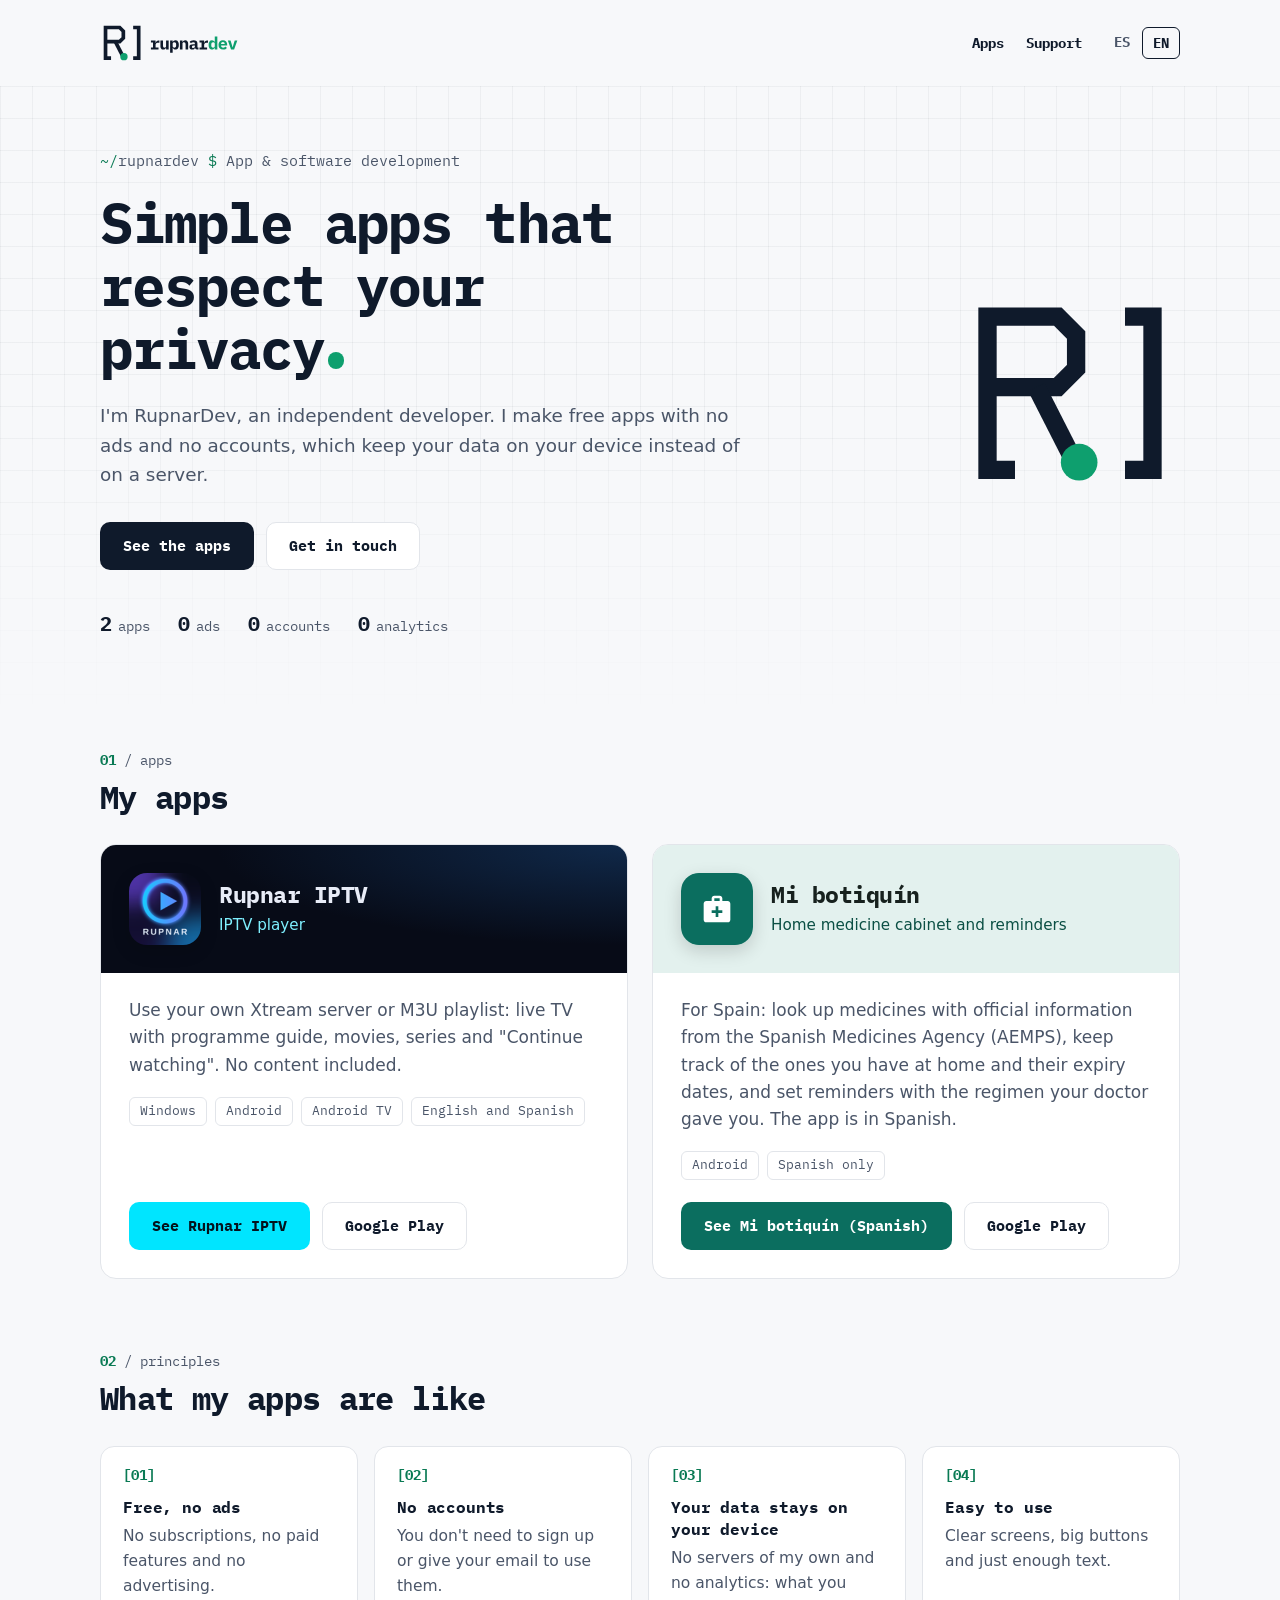
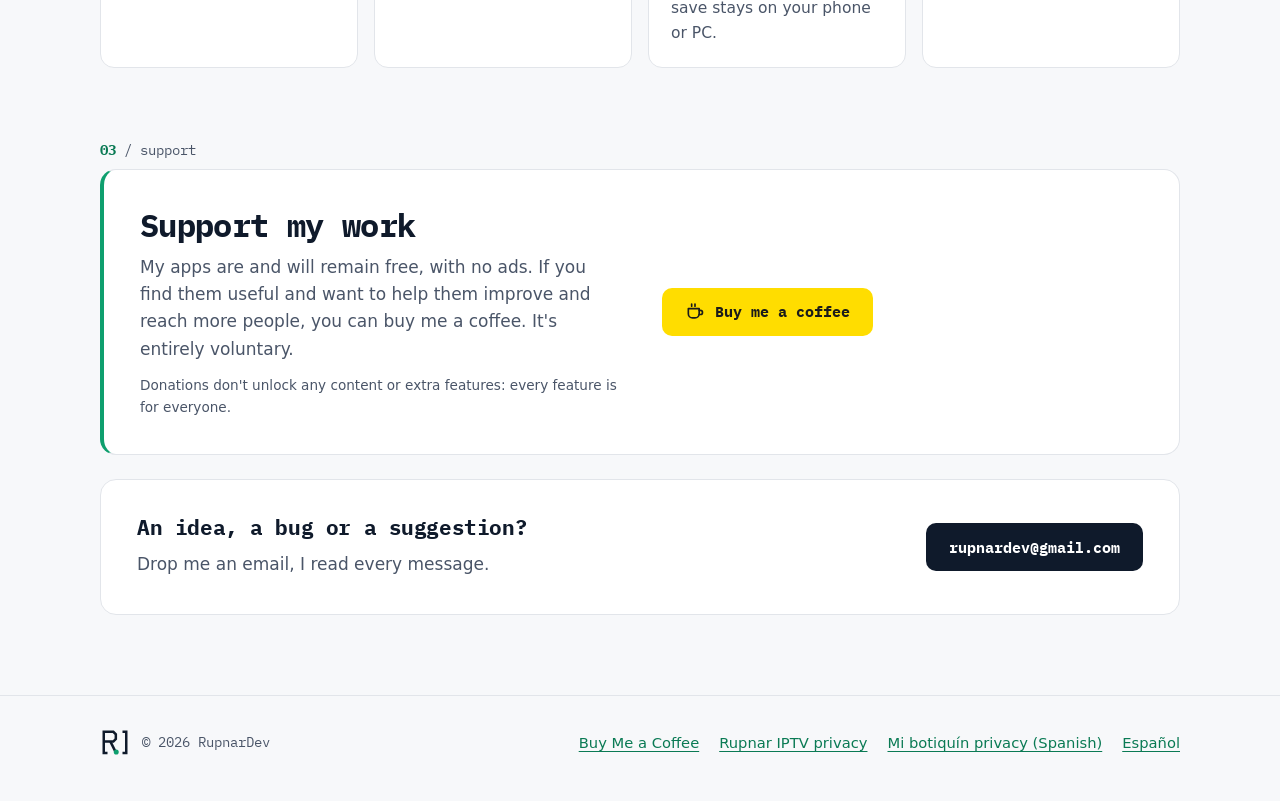
<file: index.html>
<!doctype html>
<html lang="es">
<head>
  <meta charset="utf-8">
  <meta name="viewport" content="width=device-width, initial-scale=1">
  <title>RupnarDev — Desarrollo de aplicaciones y software</title>
  <meta name="description" content="RupnarDev desarrolla apps gratuitas, sin anuncios y sin cuentas: Rupnar IPTV, un reproductor IPTV para Windows, Android y Android TV, y Mi botiquín, para organizar los medicamentos de casa.">
  <meta name="theme-color" content="#F7F8FA" media="(prefers-color-scheme: light)">
  <meta name="theme-color" content="#121417" media="(prefers-color-scheme: dark)">
  <link rel="canonical" href="https://rupnardev.github.io/">
  <link rel="alternate" hreflang="es" href="https://rupnardev.github.io/">
  <link rel="alternate" hreflang="en" href="https://rupnardev.github.io/en/">
  <link rel="alternate" hreflang="x-default" href="https://rupnardev.github.io/">
  <meta property="og:type" content="website">
  <meta property="og:site_name" content="RupnarDev">
  <meta property="og:title" content="RupnarDev — Desarrollo de aplicaciones y software">
  <meta property="og:description" content="Rupnar IPTV y Mi botiquín: apps gratuitas, sin anuncios y sin cuentas.">
  <meta property="og:url" content="https://rupnardev.github.io/">
  <meta property="og:image" content="https://rupnardev.github.io/assets/brand/og-image.png">
  <meta property="og:image:width" content="1200">
  <meta property="og:image:height" content="630">
  <meta property="og:locale" content="es_ES">
  <meta name="twitter:card" content="summary_large_image">
  <link rel="icon" href="favicon.ico" sizes="48x48">
  <link rel="icon" type="image/svg+xml" href="assets/brand/favicon.svg">
  <link rel="apple-touch-icon" href="assets/brand/apple-touch-icon.png">
  <link rel="manifest" href="assets/brand/site.webmanifest">
  <link rel="preload" href="assets/fonts/IBMPlexMono-Bold.ttf" as="font" type="font/ttf" crossorigin>
  <link rel="stylesheet" href="assets/css/portfolio.css">
  <script>
    // Primera visita con el navegador en otro idioma → versión en inglés (no a buscadores; la elección manual se recuerda)
    (function () {
      try {
        if (/bot|crawl|spider|slurp|preview/i.test(navigator.userAgent)) return;
        var saved = localStorage.getItem('rupnar_lang');
        var lang = (navigator.language || 'es').toLowerCase();
        if (saved === 'en' || (!saved && lang.indexOf('es') !== 0)) location.replace('en/' + location.hash);
      } catch (e) {}
    })();
  </script>
</head>
<body>
<a class="skip" href="#main">Saltar al contenido</a>

<header class="top">
  <div class="wrap">
    <a class="logo" href="./">
      <img class="theme-light" src="assets/brand/logo-horizontal-color.svg" alt="RupnarDev" width="141" height="42">
      <img class="theme-dark" src="assets/brand/logo-horizontal-inverso.svg" alt="RupnarDev" width="141" height="42">
    </a>
    <nav aria-label="Principal">
      <a href="#apps">Apps</a>
      <a href="#apoyar">Apoyar</a>
      <div class="lang" aria-label="Idioma">
        <span aria-current="true">ES</span><a href="en/" hreflang="en" lang="en" data-setlang="en">EN</a>
      </div>
    </nav>
  </div>
</header>

<main id="main">
  <section class="intro">
    <div class="wrap">
      <div>
        <p class="kicker"><b>~/</b>rupnardev <b>$</b> Desarrollo de aplicaciones &amp; software</p>
        <h1>Apps sencillas que respetan tu privacidad<span class="node" aria-hidden="true"></span></h1>
        <p class="lead">Soy RupnarDev, desarrollador independiente. Hago apps gratuitas, sin anuncios y sin cuentas, que guardan tus datos en tu dispositivo y no en un servidor.</p>
        <div class="hero-actions">
          <a class="btn btn-ink" href="#apps">Ver las apps</a>
          <a class="btn btn-line" href="mailto:rupnardev@gmail.com">Contactar</a>
        </div>
        <ul class="stats" aria-label="En resumen">
          <li><strong>2</strong>apps</li>
          <li><strong>0</strong>anuncios</li>
          <li><strong>0</strong>cuentas</li>
          <li><strong>0</strong>analítica</li>
        </ul>
      </div>
      <div class="mark" aria-hidden="true">
        <img class="theme-light" src="assets/brand/simbolo-color.svg" alt="" width="220" height="209">
        <img class="theme-dark" src="assets/brand/simbolo-inverso.svg" alt="" width="220" height="209">
      </div>
    </div>
  </section>

  <section class="section" id="apps" aria-labelledby="apps-title">
    <div class="wrap">
      <p class="label"><b>01</b> / apps</p>
      <h2 id="apps-title">Mis apps</h2>
      <div class="apps">
        <article class="app app-iptv">
          <div class="app-head">
            <img src="assets/img/icon-256.png" alt="" width="72" height="72">
            <div>
              <h3>Rupnar IPTV</h3>
              <p class="kind">Reproductor IPTV</p>
            </div>
          </div>
          <div class="app-body">
            <p>Usa tu propio servidor Xtream o lista M3U: canales en vivo con programación, películas, series y «Seguir viendo». No incluye contenido.</p>
            <ul class="chips" aria-label="Plataformas">
              <li>Windows</li><li>Android</li><li>Android TV</li><li>Español e inglés</li>
            </ul>
            <div class="actions">
              <a class="btn btn-main" href="rupnar-iptv/">Ver Rupnar IPTV</a>
              <a class="btn btn-line" href="https://play.google.com/store/apps/details?id=com.rupnar.iptv" rel="noopener">Google Play</a>
            </div>
          </div>
        </article>

        <article class="app app-botiquin">
          <div class="app-head">
            <img src="mi-botiquin/assets/img/icono.svg" alt="" width="72" height="72">
            <div>
              <h3>Mi botiquín</h3>
              <p class="kind">Medicamentos de casa y recordatorios</p>
            </div>
          </div>
          <div class="app-body">
            <p>Busca medicamentos con la información oficial de la AEMPS, guarda los que tienes en casa, controla las caducidades y crea recordatorios con la pauta de tu médico.</p>
            <ul class="chips" aria-label="Plataformas">
              <li>Android</li><li>Español</li>
            </ul>
            <div class="actions">
              <a class="btn btn-main" href="mi-botiquin/">Ver Mi botiquín</a>
              <a class="btn btn-line" href="https://play.google.com/store/apps/details?id=es.rupnardev.mibotiquin" rel="noopener">Google Play</a>
            </div>
          </div>
        </article>
      </div>
    </div>
  </section>

  <section class="section" aria-labelledby="ideas-title">
    <div class="wrap">
      <p class="label"><b>02</b> / principios</p>
      <h2 id="ideas-title">Cómo son mis apps</h2>
      <div class="grid">
        <div class="idea"><span class="num">[01]</span><h3>Gratis y sin anuncios</h3><p>Sin suscripciones, sin funciones de pago y sin publicidad.</p></div>
        <div class="idea"><span class="num">[02]</span><h3>Sin cuentas</h3><p>No tienes que registrarte ni dar tu correo para usarlas.</p></div>
        <div class="idea"><span class="num">[03]</span><h3>Tus datos, en tu dispositivo</h3><p>Sin servidores propios ni analítica: lo que guardas se queda en tu móvil o tu PC.</p></div>
        <div class="idea"><span class="num">[04]</span><h3>Fáciles de usar</h3><p>Pantallas claras, botones grandes y lo justo de texto.</p></div>
      </div>
    </div>
  </section>

  <section class="section" id="apoyar" aria-labelledby="apoyar-title">
    <div class="wrap">
      <p class="label"><b>03</b> / apoyar</p>
      <div class="panel support">
        <div>
          <h2 id="apoyar-title">Apoya mi trabajo</h2>
          <p>Mis apps son y seguirán siendo gratuitas, sin anuncios. Si te resultan útiles y quieres ayudar a que mejoren y lleguen a más gente, puedes invitarme a un café. Es totalmente voluntario.</p>
          <small>Las donaciones no dan acceso a ningún contenido ni a funciones extra: todas las funciones son para todos.</small>
        </div>
        <div class="panel-cta">
          <a class="btn btn-coffee" href="https://buymeacoffee.com/rupnardev" rel="noopener" target="_blank">
            <svg viewBox="0 0 24 24" fill="none" stroke="currentColor" stroke-width="2" stroke-linecap="round" stroke-linejoin="round" aria-hidden="true"><path d="M4 8h13v6a5 5 0 0 1-5 5H9a5 5 0 0 1-5-5z"/><path d="M17 10h1.5a2.5 2.5 0 0 1 0 5H17"/><path d="M8 2.5v2.5M12 2.5v2.5"/></svg>
            Invítame a un café
          </a>
        </div>
      </div>

      <div class="panel contact">
        <div>
          <h2>¿Una idea, un error o una sugerencia?</h2>
          <p>Escríbeme, leo todos los correos.</p>
        </div>
        <a class="btn btn-ink" href="mailto:rupnardev@gmail.com">rupnardev@gmail.com</a>
      </div>
    </div>
  </section>
</main>

<footer class="foot">
  <div class="wrap">
    <div class="foot-brand">
      <img class="theme-light" src="assets/brand/simbolo-color.svg" alt="" width="30" height="29">
      <img class="theme-dark" src="assets/brand/simbolo-inverso.svg" alt="" width="30" height="29">
      <p>© 2026 RupnarDev</p>
    </div>
    <nav aria-label="Pie de página">
      <a href="https://buymeacoffee.com/rupnardev" rel="noopener">Buy Me a Coffee</a>
      <a href="rupnar-iptv/privacidad.html">Privacidad de Rupnar IPTV</a>
      <a href="mi-botiquin/privacidad.html">Privacidad de Mi botiquín</a>
      <a href="en/" hreflang="en" lang="en" data-setlang="en">English</a>
    </nav>
  </div>
</footer>

<script>
  // Recordar el idioma elegido con el selector
  document.querySelectorAll('[data-setlang]').forEach(function (a) {
    a.addEventListener('click', function () { try { localStorage.setItem('rupnar_lang', a.getAttribute('data-setlang')); } catch (e) {} });
  });
</script>
</body>
</html>
</file>
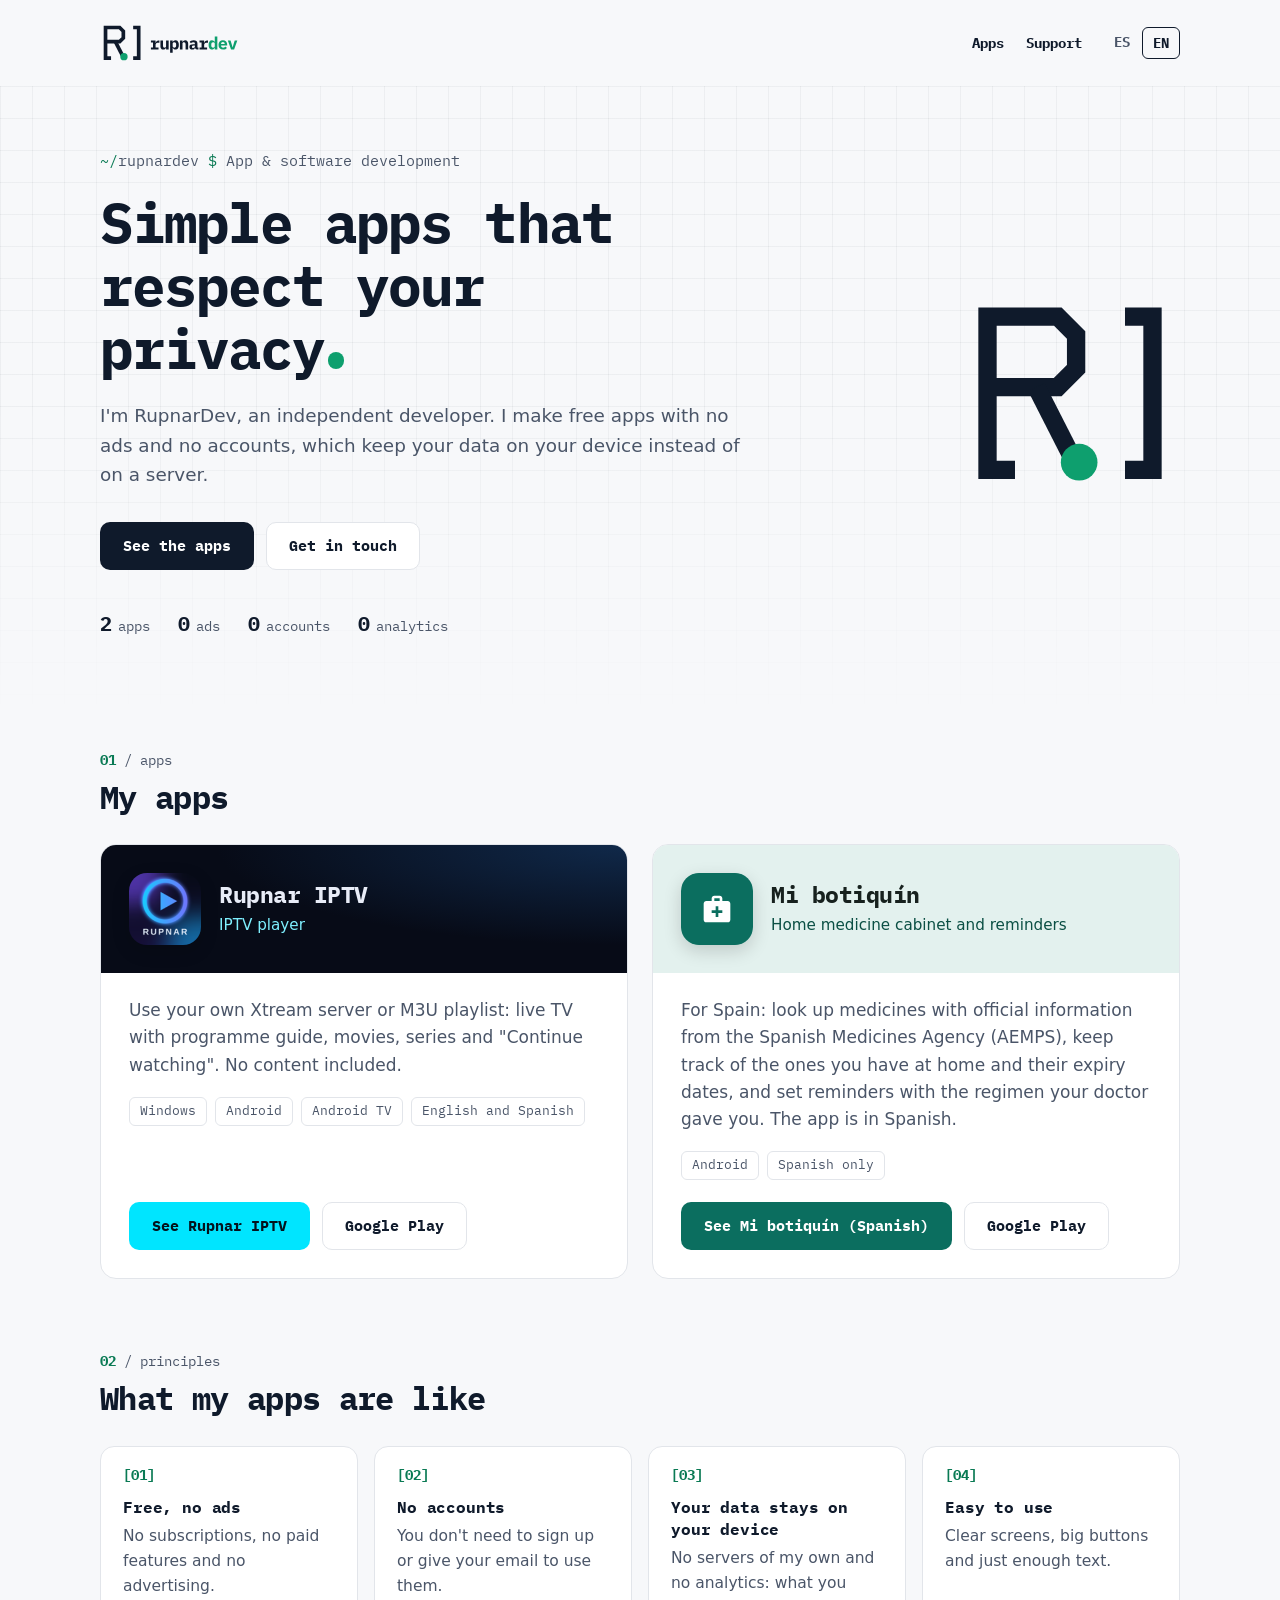
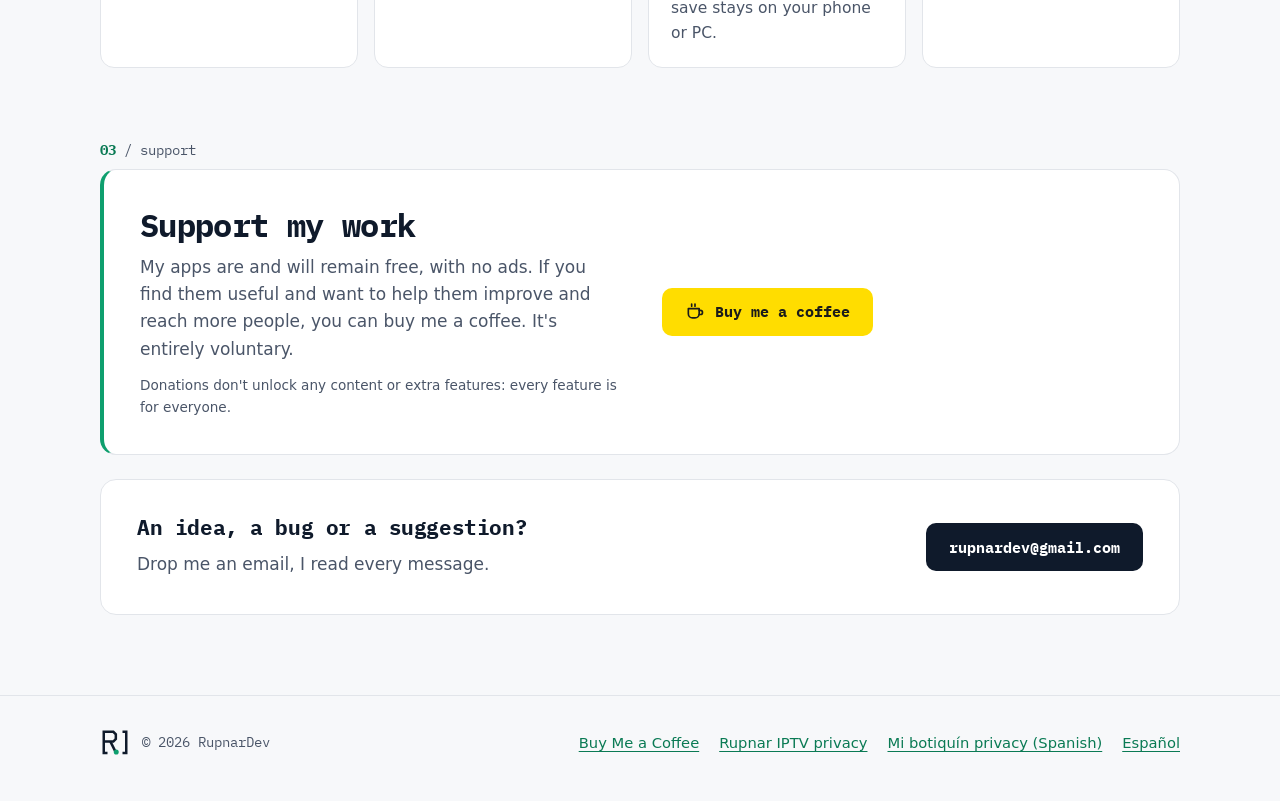
<file: en/index.html>
<!doctype html>
<html lang="en">
<head>
  <meta charset="utf-8">
  <meta name="viewport" content="width=device-width, initial-scale=1">
  <title>RupnarDev — App and software development</title>
  <meta name="description" content="RupnarDev makes free apps with no ads and no accounts: Rupnar IPTV, an IPTV player for Windows, Android and Android TV, and Mi botiquín, to organise the medicines you keep at home (Spain).">
  <meta name="theme-color" content="#F7F8FA" media="(prefers-color-scheme: light)">
  <meta name="theme-color" content="#121417" media="(prefers-color-scheme: dark)">
  <link rel="canonical" href="https://rupnardev.github.io/en/">
  <link rel="alternate" hreflang="es" href="https://rupnardev.github.io/">
  <link rel="alternate" hreflang="en" href="https://rupnardev.github.io/en/">
  <link rel="alternate" hreflang="x-default" href="https://rupnardev.github.io/">
  <meta property="og:type" content="website">
  <meta property="og:site_name" content="RupnarDev">
  <meta property="og:title" content="RupnarDev — App and software development">
  <meta property="og:description" content="Rupnar IPTV and Mi botiquín: free apps with no ads and no accounts.">
  <meta property="og:url" content="https://rupnardev.github.io/en/">
  <meta property="og:image" content="https://rupnardev.github.io/assets/brand/og-image.png">
  <meta property="og:image:width" content="1200">
  <meta property="og:image:height" content="630">
  <meta property="og:locale" content="en_GB">
  <meta name="twitter:card" content="summary_large_image">
  <link rel="icon" href="../favicon.ico" sizes="48x48">
  <link rel="icon" type="image/svg+xml" href="../assets/brand/favicon.svg">
  <link rel="apple-touch-icon" href="../assets/brand/apple-touch-icon.png">
  <link rel="manifest" href="../assets/brand/site.webmanifest">
  <link rel="preload" href="../assets/fonts/IBMPlexMono-Bold.ttf" as="font" type="font/ttf" crossorigin>
  <link rel="stylesheet" href="../assets/css/portfolio.css">
</head>
<body>
<a class="skip" href="#main">Skip to content</a>

<header class="top">
  <div class="wrap">
    <a class="logo" href="./">
      <img class="theme-light" src="../assets/brand/logo-horizontal-color.svg" alt="RupnarDev" width="141" height="42">
      <img class="theme-dark" src="../assets/brand/logo-horizontal-inverso.svg" alt="RupnarDev" width="141" height="42">
    </a>
    <nav aria-label="Main">
      <a href="#apps">Apps</a>
      <a href="#support">Support</a>
      <div class="lang" aria-label="Language">
        <a href="../" hreflang="es" lang="es" data-setlang="es">ES</a><span aria-current="true">EN</span>
      </div>
    </nav>
  </div>
</header>

<main id="main">
  <section class="intro">
    <div class="wrap">
      <div>
        <p class="kicker"><b>~/</b>rupnardev <b>$</b> App &amp; software development</p>
        <h1>Simple apps that respect your privacy<span class="node" aria-hidden="true"></span></h1>
        <p class="lead">I'm RupnarDev, an independent developer. I make free apps with no ads and no accounts, which keep your data on your device instead of on a server.</p>
        <div class="hero-actions">
          <a class="btn btn-ink" href="#apps">See the apps</a>
          <a class="btn btn-line" href="mailto:rupnardev@gmail.com">Get in touch</a>
        </div>
        <ul class="stats" aria-label="At a glance">
          <li><strong>2</strong>apps</li>
          <li><strong>0</strong>ads</li>
          <li><strong>0</strong>accounts</li>
          <li><strong>0</strong>analytics</li>
        </ul>
      </div>
      <div class="mark" aria-hidden="true">
        <img class="theme-light" src="../assets/brand/simbolo-color.svg" alt="" width="220" height="209">
        <img class="theme-dark" src="../assets/brand/simbolo-inverso.svg" alt="" width="220" height="209">
      </div>
    </div>
  </section>

  <section class="section" id="apps" aria-labelledby="apps-title">
    <div class="wrap">
      <p class="label"><b>01</b> / apps</p>
      <h2 id="apps-title">My apps</h2>
      <div class="apps">
        <article class="app app-iptv">
          <div class="app-head">
            <img src="../assets/img/icon-256.png" alt="" width="72" height="72">
            <div>
              <h3>Rupnar IPTV</h3>
              <p class="kind">IPTV player</p>
            </div>
          </div>
          <div class="app-body">
            <p>Use your own Xtream server or M3U playlist: live TV with programme guide, movies, series and "Continue watching". No content included.</p>
            <ul class="chips" aria-label="Platforms">
              <li>Windows</li><li>Android</li><li>Android TV</li><li>English and Spanish</li>
            </ul>
            <div class="actions">
              <a class="btn btn-main" href="../rupnar-iptv/en/">See Rupnar IPTV</a>
              <a class="btn btn-line" href="https://play.google.com/store/apps/details?id=com.rupnar.iptv" rel="noopener">Google Play</a>
            </div>
          </div>
        </article>

        <article class="app app-botiquin">
          <div class="app-head">
            <img src="../mi-botiquin/assets/img/icono.svg" alt="" width="72" height="72">
            <div>
              <h3 lang="es">Mi botiquín</h3>
              <p class="kind">Home medicine cabinet and reminders</p>
            </div>
          </div>
          <div class="app-body">
            <p>For Spain: look up medicines with official information from the Spanish Medicines Agency (AEMPS), keep track of the ones you have at home and their expiry dates, and set reminders with the regimen your doctor gave you. The app is in Spanish.</p>
            <ul class="chips" aria-label="Platforms">
              <li>Android</li><li>Spanish only</li>
            </ul>
            <div class="actions">
              <a class="btn btn-main" href="../mi-botiquin/" hreflang="es">See Mi botiquín (Spanish)</a>
              <a class="btn btn-line" href="https://play.google.com/store/apps/details?id=es.rupnardev.mibotiquin" rel="noopener">Google Play</a>
            </div>
          </div>
        </article>
      </div>
    </div>
  </section>

  <section class="section" aria-labelledby="ideas-title">
    <div class="wrap">
      <p class="label"><b>02</b> / principles</p>
      <h2 id="ideas-title">What my apps are like</h2>
      <div class="grid">
        <div class="idea"><span class="num">[01]</span><h3>Free, no ads</h3><p>No subscriptions, no paid features and no advertising.</p></div>
        <div class="idea"><span class="num">[02]</span><h3>No accounts</h3><p>You don't need to sign up or give your email to use them.</p></div>
        <div class="idea"><span class="num">[03]</span><h3>Your data stays on your device</h3><p>No servers of my own and no analytics: what you save stays on your phone or PC.</p></div>
        <div class="idea"><span class="num">[04]</span><h3>Easy to use</h3><p>Clear screens, big buttons and just enough text.</p></div>
      </div>
    </div>
  </section>

  <section class="section" id="support" aria-labelledby="support-title">
    <div class="wrap">
      <p class="label"><b>03</b> / support</p>
      <div class="panel support">
        <div>
          <h2 id="support-title">Support my work</h2>
          <p>My apps are and will remain free, with no ads. If you find them useful and want to help them improve and reach more people, you can buy me a coffee. It's entirely voluntary.</p>
          <small>Donations don't unlock any content or extra features: every feature is for everyone.</small>
        </div>
        <div class="panel-cta">
          <a class="btn btn-coffee" href="https://buymeacoffee.com/rupnardev" rel="noopener" target="_blank">
            <svg viewBox="0 0 24 24" fill="none" stroke="currentColor" stroke-width="2" stroke-linecap="round" stroke-linejoin="round" aria-hidden="true"><path d="M4 8h13v6a5 5 0 0 1-5 5H9a5 5 0 0 1-5-5z"/><path d="M17 10h1.5a2.5 2.5 0 0 1 0 5H17"/><path d="M8 2.5v2.5M12 2.5v2.5"/></svg>
            Buy me a coffee
          </a>
        </div>
      </div>

      <div class="panel contact">
        <div>
          <h2>An idea, a bug or a suggestion?</h2>
          <p>Drop me an email, I read every message.</p>
        </div>
        <a class="btn btn-ink" href="mailto:rupnardev@gmail.com">rupnardev@gmail.com</a>
      </div>
    </div>
  </section>
</main>

<footer class="foot">
  <div class="wrap">
    <div class="foot-brand">
      <img class="theme-light" src="../assets/brand/simbolo-color.svg" alt="" width="30" height="29">
      <img class="theme-dark" src="../assets/brand/simbolo-inverso.svg" alt="" width="30" height="29">
      <p>© 2026 RupnarDev</p>
    </div>
    <nav aria-label="Footer">
      <a href="https://buymeacoffee.com/rupnardev" rel="noopener">Buy Me a Coffee</a>
      <a href="../rupnar-iptv/en/privacy.html">Rupnar IPTV privacy</a>
      <a href="../mi-botiquin/privacidad.html" hreflang="es">Mi botiquín privacy (Spanish)</a>
      <a href="../" hreflang="es" lang="es" data-setlang="es">Español</a>
    </nav>
  </div>
</footer>

<script>
  document.querySelectorAll('[data-setlang]').forEach(function (a) {
    a.addEventListener('click', function () { try { localStorage.setItem('rupnar_lang', a.getAttribute('data-setlang')); } catch (e) {} });
  });
</script>
</body>
</html>
</file>
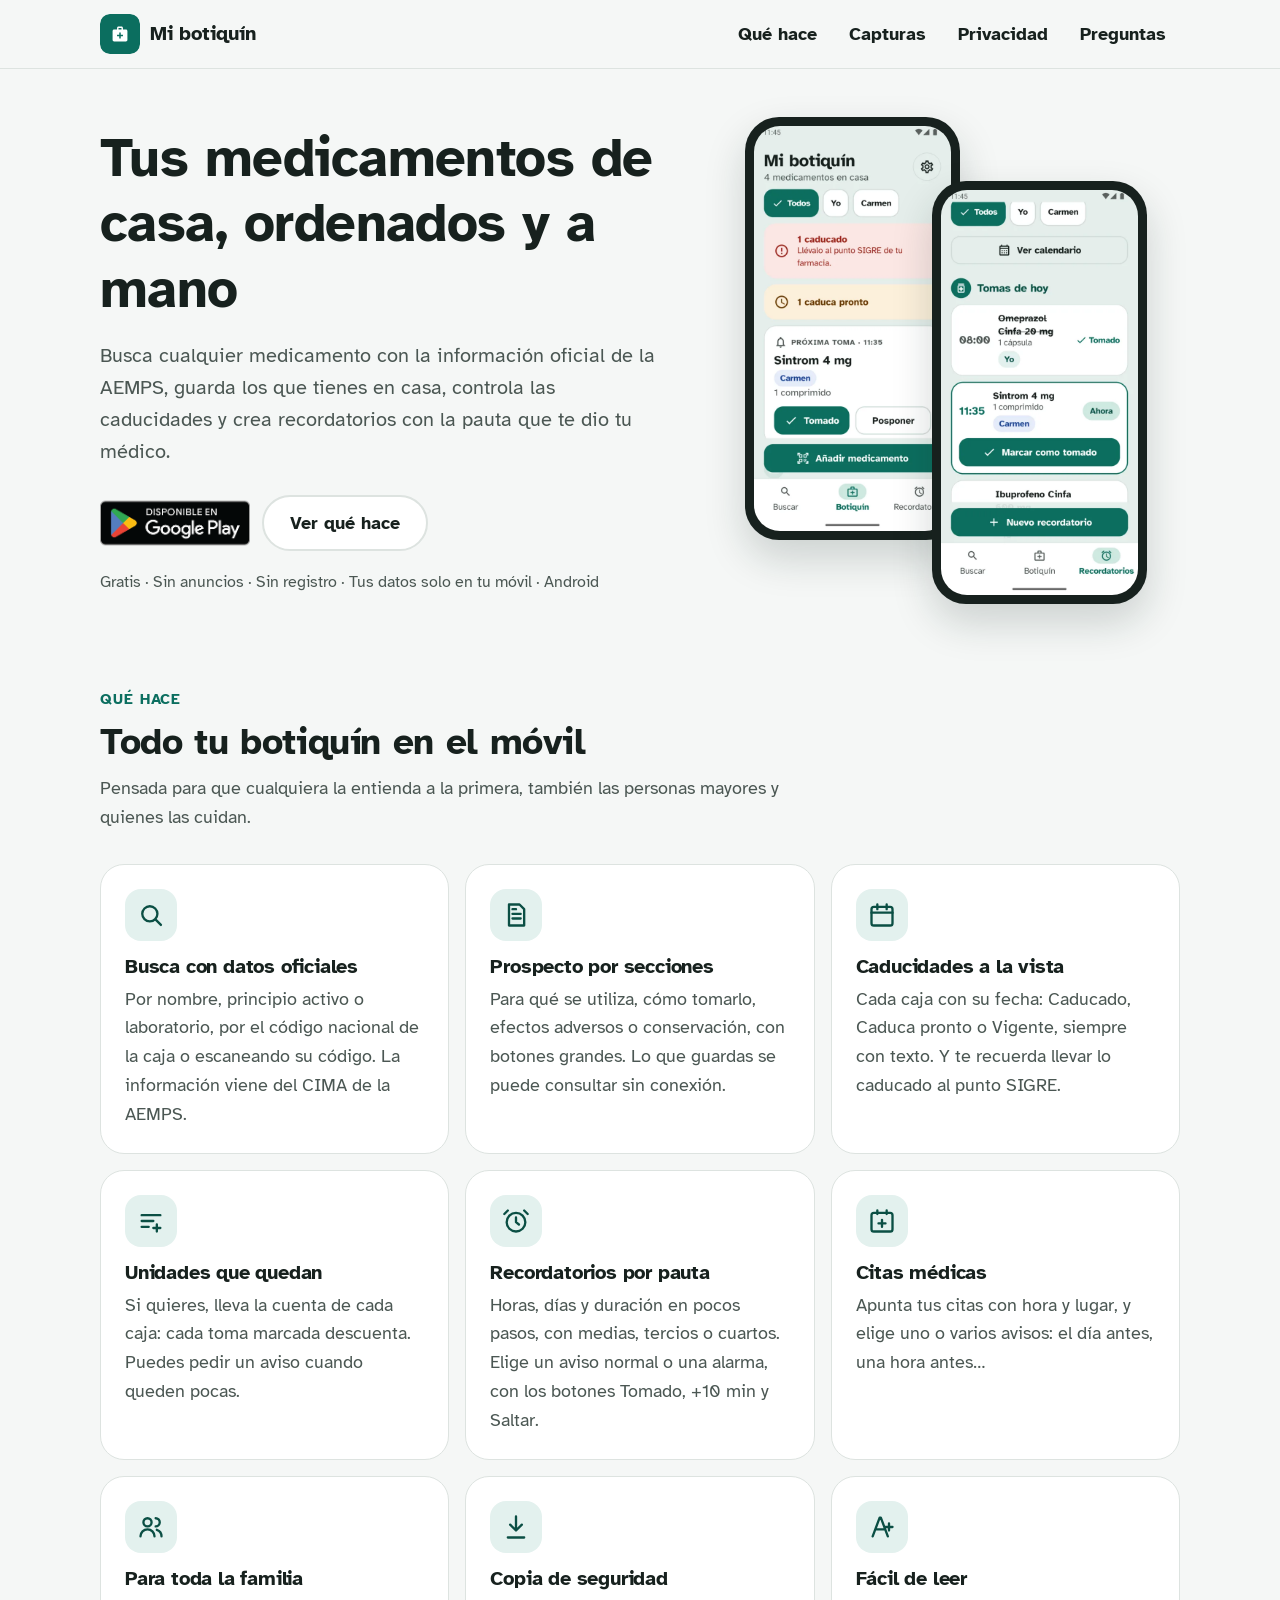
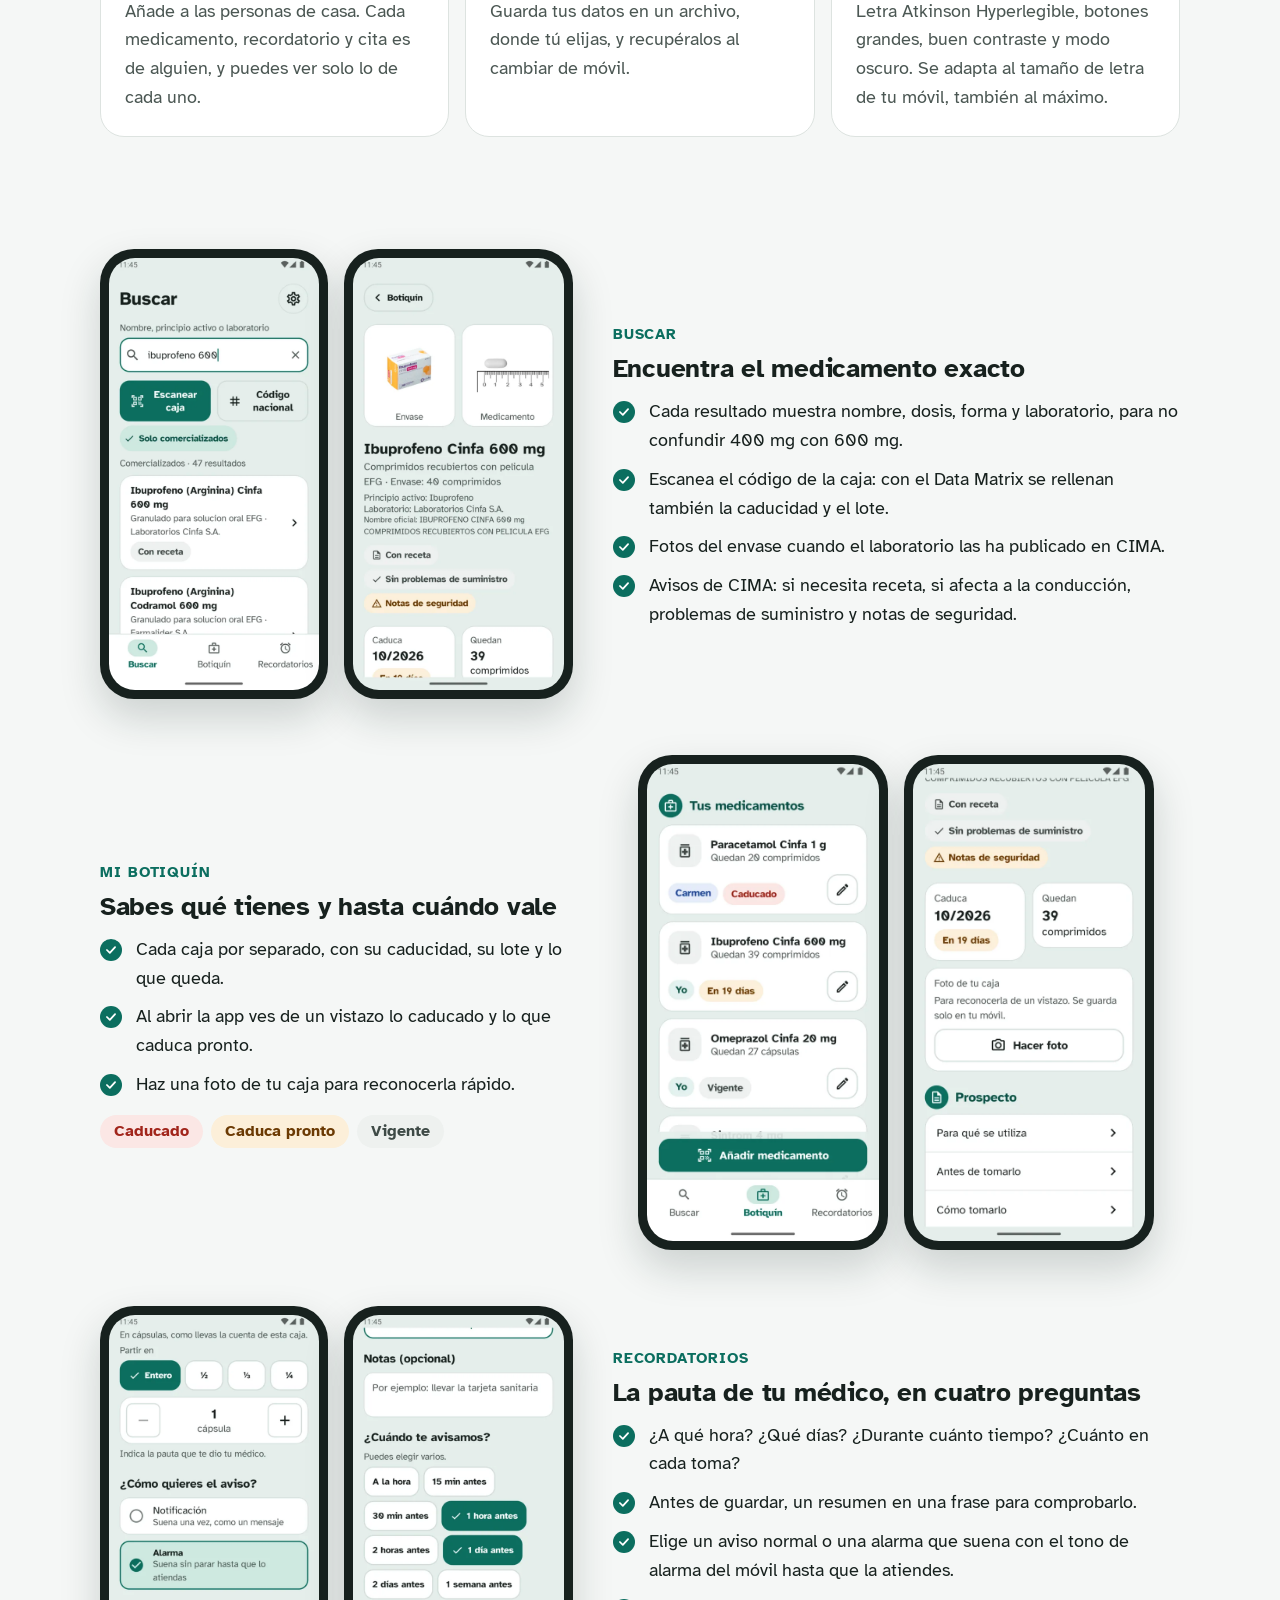
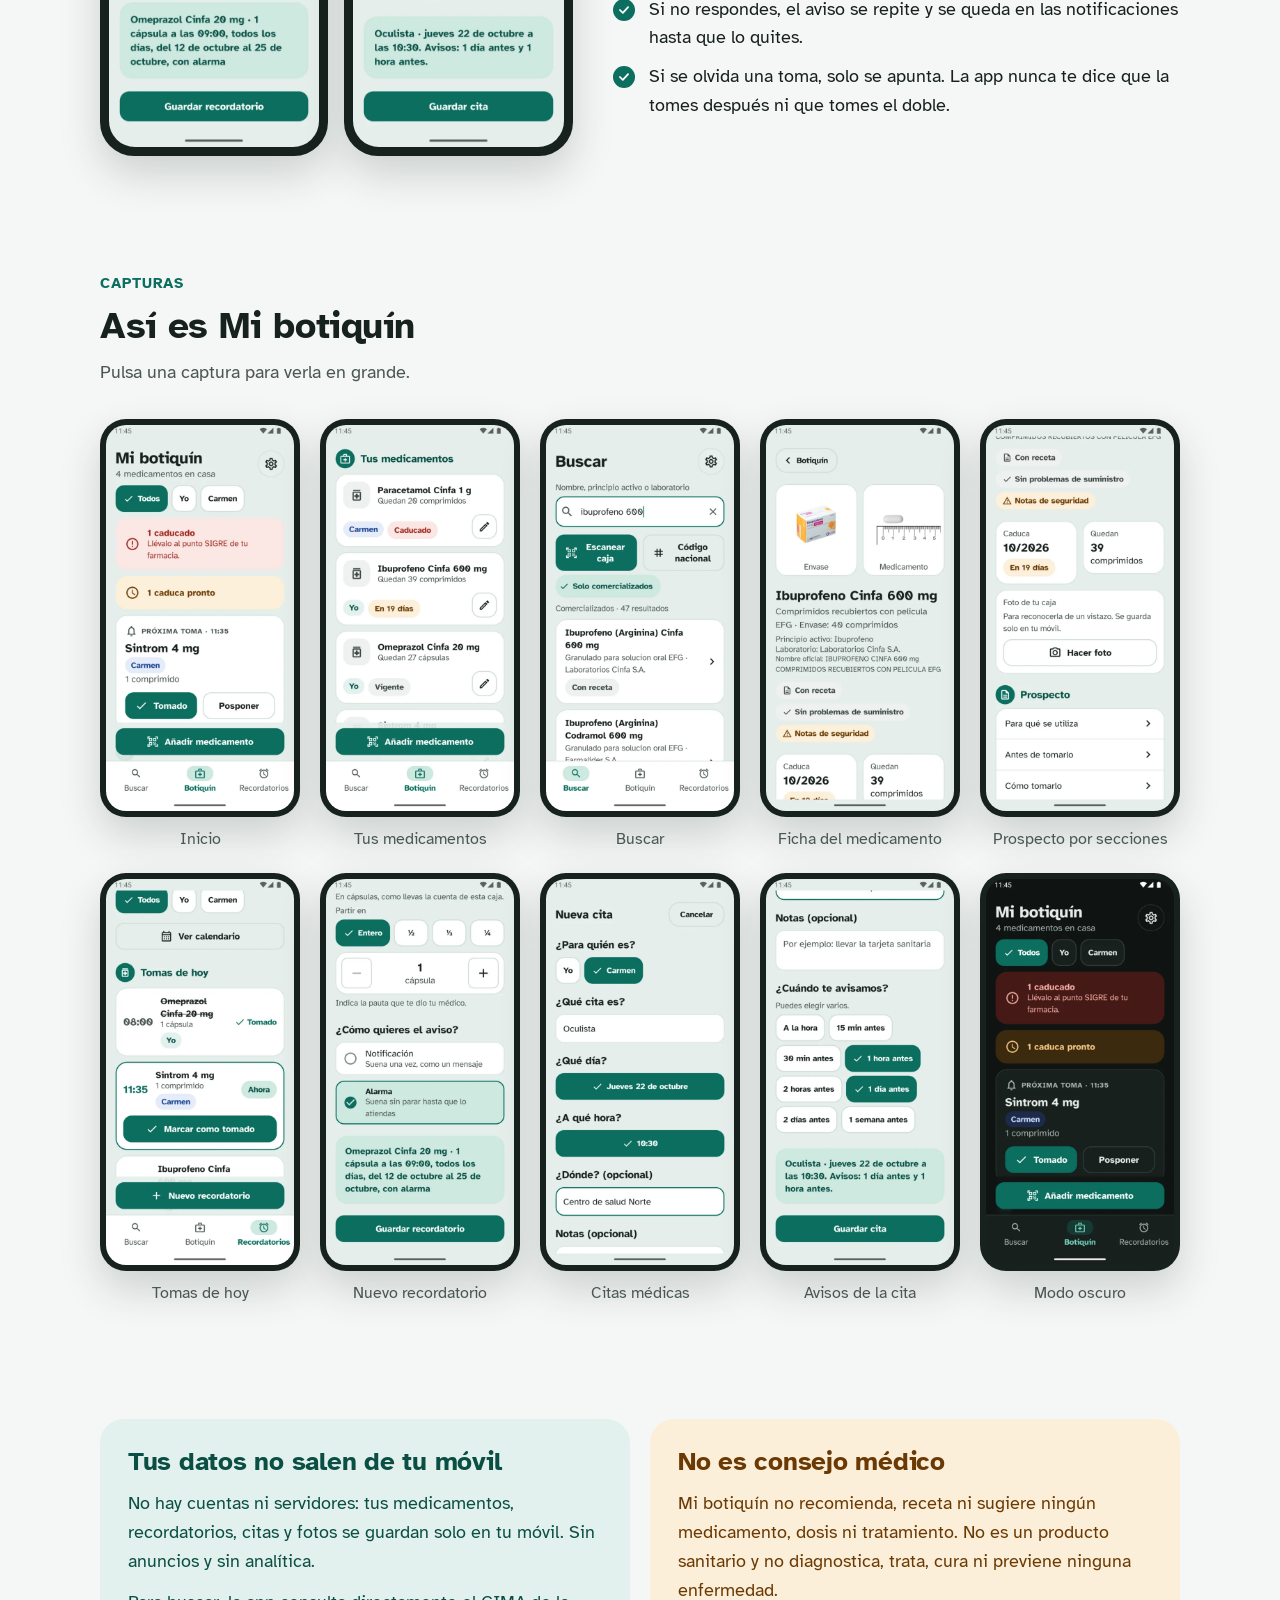
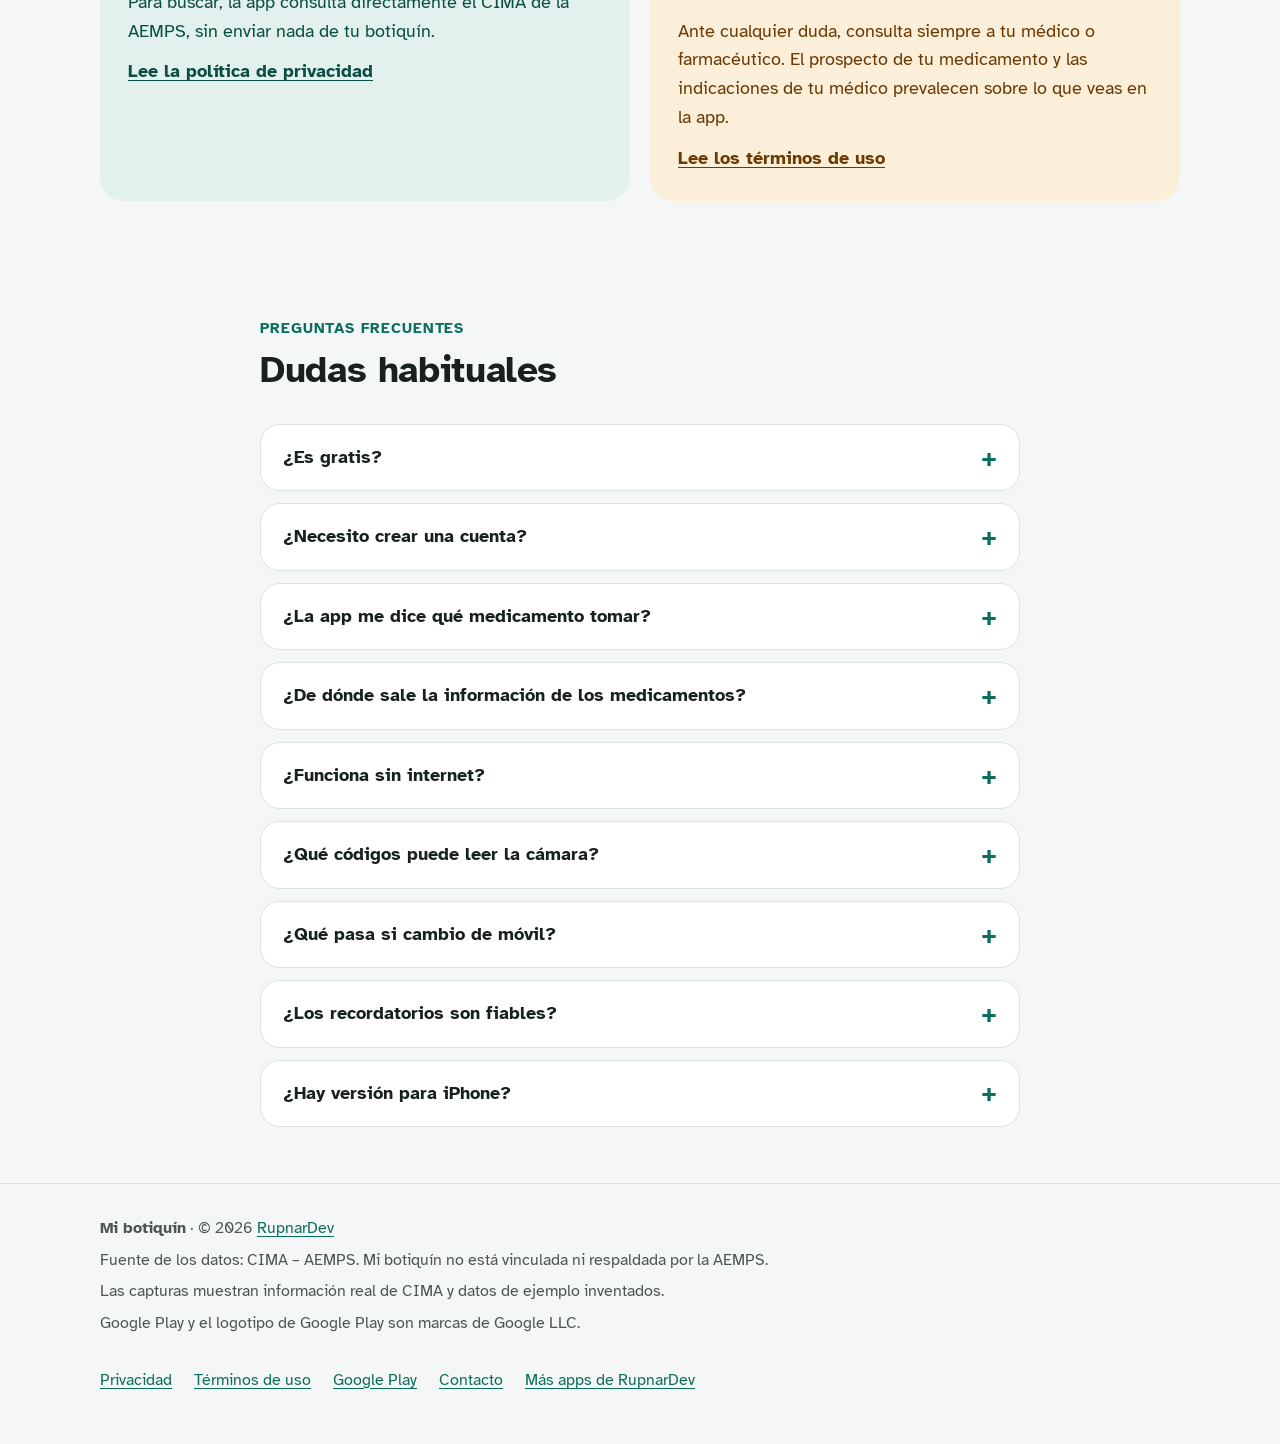
<file: mi-botiquin/index.html>
<!doctype html>
<html lang="es">
<head>
  <meta charset="utf-8">
  <meta name="viewport" content="width=device-width, initial-scale=1">
  <title>Mi botiquín — Tus medicamentos de casa, ordenados</title>
  <meta name="description" content="Mi botiquín es una app gratuita para Android: busca medicamentos con la información oficial de la AEMPS, guarda los que tienes en casa, controla caducidades y crea recordatorios con la pauta de tu médico. Sin anuncios, sin cuentas y con tus datos solo en tu móvil.">
  <meta name="theme-color" content="#F5F7F6" media="(prefers-color-scheme: light)">
  <meta name="theme-color" content="#0F1513" media="(prefers-color-scheme: dark)">
  <link rel="canonical" href="https://rupnardev.github.io/mi-botiquin/">
  <meta property="og:type" content="website">
  <meta property="og:site_name" content="Mi botiquín">
  <meta property="og:title" content="Mi botiquín — Tus medicamentos de casa, ordenados">
  <meta property="og:description" content="Información oficial de la AEMPS, caducidades y recordatorios con la pauta de tu médico. Gratis, sin anuncios y con tus datos solo en tu móvil.">
  <meta property="og:url" content="https://rupnardev.github.io/mi-botiquin/">
  <meta property="og:image" content="https://rupnardev.github.io/mi-botiquin/assets/img/capturas/01-botiquin.webp">
  <meta property="og:locale" content="es_ES">
  <link rel="icon" href="favicon.ico" sizes="any">
  <link rel="icon" type="image/svg+xml" href="assets/img/icono.svg">
  <link rel="apple-touch-icon" href="assets/img/apple-touch-icon.png">
  <link rel="preload" href="assets/fonts/atkinson_bold.ttf" as="font" type="font/ttf" crossorigin>
  <link rel="stylesheet" href="assets/css/botiquin.css">
  <script type="application/ld+json">
  {
    "@context": "https://schema.org",
    "@type": "MobileApplication",
    "name": "Mi botiquín",
    "operatingSystem": "Android 8.0+",
    "applicationCategory": "HealthApplication",
    "offers": { "@type": "Offer", "price": "0", "priceCurrency": "EUR" },
    "url": "https://rupnardev.github.io/mi-botiquin/",
    "installUrl": "https://play.google.com/store/apps/details?id=es.rupnardev.mibotiquin",
    "inLanguage": "es",
    "author": { "@type": "Person", "name": "RupnarDev", "url": "https://rupnardev.github.io/" }
  }
  </script>
</head>
<body>
<a class="skip" href="#main">Saltar al contenido</a>

<header class="site-header">
  <div class="wrap">
    <a class="brand" href="./"><img src="assets/img/icono.svg" alt="" width="40" height="40">Mi botiquín</a>
    <nav class="nav" aria-label="Principal">
      <a href="#que-hace">Qué hace</a>
      <a href="#capturas">Capturas</a>
      <a href="#privacidad">Privacidad</a>
      <a href="#preguntas">Preguntas</a>
    </nav>
  </div>
</header>

<main id="main">
  <!-- Presentación -->
  <section class="hero">
    <div class="wrap">
      <div>
        <h1>Tus medicamentos de casa, ordenados y a mano</h1>
        <p class="lead">Busca cualquier medicamento con la información oficial de la AEMPS, guarda los que tienes en casa, controla las caducidades y crea recordatorios con la pauta que te dio tu médico.</p>
        <div class="cta">
          <a class="gp-badge" href="https://play.google.com/store/apps/details?id=es.rupnardev.mibotiquin" rel="noopener"><img src="../assets/img/gp-es.png" alt="Disponible en Google Play" width="150" height="58"></a>
          <a class="btn btn-outline" href="#que-hace">Ver qué hace</a>
        </div>
        <p class="meta">Gratis · Sin anuncios · Sin registro · Tus datos solo en tu móvil · Android</p>
      </div>
      <div class="hero-phones">
        <div class="phone"><img src="assets/img/capturas/01-botiquin-sm.webp" width="540" height="1110" alt="Pantalla Mi botiquín: avisos de un medicamento caducado y otro que caduca pronto, y la próxima toma con los botones Tomado y Posponer" fetchpriority="high"></div>
        <div class="phone"><img src="assets/img/capturas/06-recordatorios-sm.webp" width="540" height="1110" alt="Pantalla Recordatorios con las tomas de hoy: una marcada como tomada y otra pendiente ahora"></div>
      </div>
    </div>
  </section>

  <!-- Funciones -->
  <section id="que-hace">
    <div class="wrap">
      <div class="section-head">
        <span class="label">Qué hace</span>
        <h2>Todo tu botiquín en el móvil</h2>
        <p>Pensada para que cualquiera la entienda a la primera, también las personas mayores y quienes las cuidan.</p>
      </div>
      <div class="features">
        <article class="card feature">
          <div class="ico"><svg viewBox="0 0 24 24" fill="none" stroke="currentColor" stroke-width="2" stroke-linecap="round" aria-hidden="true"><circle cx="11" cy="11" r="6.5"/><path d="M16 16l4.5 4.5"/></svg></div>
          <h3>Busca con datos oficiales</h3>
          <p>Por nombre, principio activo o laboratorio, por el código nacional de la caja o escaneando su código. La información viene del CIMA de la AEMPS.</p>
        </article>
        <article class="card feature">
          <div class="ico"><svg viewBox="0 0 24 24" fill="none" stroke="currentColor" stroke-width="2" stroke-linecap="round" stroke-linejoin="round" aria-hidden="true"><path d="M6 3h9l4 4v14H6z"/><path d="M9 11h7M9 15h7M9 7h3"/></svg></div>
          <h3>Prospecto por secciones</h3>
          <p>Para qué se utiliza, cómo tomarlo, efectos adversos o conservación, con botones grandes. Lo que guardas se puede consultar sin conexión.</p>
        </article>
        <article class="card feature">
          <div class="ico"><svg viewBox="0 0 24 24" fill="none" stroke="currentColor" stroke-width="2" stroke-linecap="round" stroke-linejoin="round" aria-hidden="true"><rect x="3" y="5" width="18" height="16" rx="2"/><path d="M3 10h18M8 3v4M16 3v4"/></svg></div>
          <h3>Caducidades a la vista</h3>
          <p>Cada caja con su fecha: Caducado, Caduca pronto o Vigente, siempre con texto. Y te recuerda llevar lo caducado al punto SIGRE.</p>
        </article>
        <article class="card feature">
          <div class="ico"><svg viewBox="0 0 24 24" fill="none" stroke="currentColor" stroke-width="2" stroke-linecap="round" stroke-linejoin="round" aria-hidden="true"><path d="M4 7h16M4 12h10M4 17h6"/><path d="M17 15v6M14 18h6"/></svg></div>
          <h3>Unidades que quedan</h3>
          <p>Si quieres, lleva la cuenta de cada caja: cada toma marcada descuenta. Puedes pedir un aviso cuando queden pocas.</p>
        </article>
        <article class="card feature">
          <div class="ico"><svg viewBox="0 0 24 24" fill="none" stroke="currentColor" stroke-width="2" stroke-linecap="round" stroke-linejoin="round" aria-hidden="true"><circle cx="12" cy="13" r="8"/><path d="M12 9v4l2.5 2M5 3 2 6M19 3l3 3"/></svg></div>
          <h3>Recordatorios por pauta</h3>
          <p>Horas, días y duración en pocos pasos, con medias, tercios o cuartos. Elige un aviso normal o una alarma, con los botones Tomado, +10 min y Saltar.</p>
        </article>
        <article class="card feature">
          <div class="ico"><svg viewBox="0 0 24 24" fill="none" stroke="currentColor" stroke-width="2" stroke-linecap="round" stroke-linejoin="round" aria-hidden="true"><path d="M8 3v3M16 3v3"/><rect x="3" y="5" width="18" height="16" rx="2"/><path d="M12 11v6M9 14h6"/></svg></div>
          <h3>Citas médicas</h3>
          <p>Apunta tus citas con hora y lugar, y elige uno o varios avisos: el día antes, una hora antes…</p>
        </article>
        <article class="card feature">
          <div class="ico"><svg viewBox="0 0 24 24" fill="none" stroke="currentColor" stroke-width="2" stroke-linecap="round" aria-hidden="true"><circle cx="9" cy="8" r="3.5"/><path d="M3 20c0-3.3 2.7-6 6-6s6 2.7 6 6"/><path d="M16 4.5a3.5 3.5 0 0 1 0 7M21 20c0-2.6-1.6-4.8-4-5.6"/></svg></div>
          <h3>Para toda la familia</h3>
          <p>Añade a las personas de casa. Cada medicamento, recordatorio y cita es de alguien, y puedes ver solo lo de cada uno.</p>
        </article>
        <article class="card feature">
          <div class="ico"><svg viewBox="0 0 24 24" fill="none" stroke="currentColor" stroke-width="2" stroke-linecap="round" stroke-linejoin="round" aria-hidden="true"><path d="M12 3v12M7 10l5 5 5-5M5 21h14"/></svg></div>
          <h3>Copia de seguridad</h3>
          <p>Guarda tus datos en un archivo, donde tú elijas, y recupéralos al cambiar de móvil.</p>
        </article>
        <article class="card feature">
          <div class="ico"><svg viewBox="0 0 24 24" fill="none" stroke="currentColor" stroke-width="2" stroke-linecap="round" stroke-linejoin="round" aria-hidden="true"><path d="M4 20 10 4h1l6 16M6.5 14h8"/><path d="M18 9v6M15 12h6"/></svg></div>
          <h3>Fácil de leer</h3>
          <p>Letra Atkinson Hyperlegible, botones grandes, buen contraste y modo oscuro. Se adapta al tamaño de letra de tu móvil, también al máximo.</p>
        </article>
      </div>
    </div>
  </section>

  <!-- Recorrido -->
  <section aria-label="Recorrido por la app">
    <div class="wrap tour">
      <div class="step">
        <div class="shots">
          <div class="phone"><img src="assets/img/capturas/02-buscar-sm.webp" width="540" height="1110" loading="lazy" alt="Buscador con resultados para ibuprofeno 600 que muestran nombre, dosis, forma y laboratorio"></div>
          <div class="phone"><img src="assets/img/capturas/03-ficha-sm.webp" width="540" height="1110" loading="lazy" alt="Ficha de Ibuprofeno Cinfa 600 mg con las fotos del envase y del comprimido e indicadores de CIMA"></div>
        </div>
        <div>
          <span class="label">Buscar</span>
          <h3>Encuentra el medicamento exacto</h3>
          <ul>
            <li>Cada resultado muestra nombre, dosis, forma y laboratorio, para no confundir 400 mg con 600 mg.</li>
            <li>Escanea el código de la caja: con el Data Matrix se rellenan también la caducidad y el lote.</li>
            <li>Fotos del envase cuando el laboratorio las ha publicado en CIMA.</li>
            <li>Avisos de CIMA: si necesita receta, si afecta a la conducción, problemas de suministro y notas de seguridad.</li>
          </ul>
        </div>
      </div>
      <div class="step">
        <div class="shots">
          <div class="phone"><img src="assets/img/capturas/05-medicamentos-sm.webp" width="540" height="1110" loading="lazy" alt="Lista de medicamentos guardados con la persona, las unidades que quedan y el estado de caducidad"></div>
          <div class="phone"><img src="assets/img/capturas/04-prospecto-sm.webp" width="540" height="1110" loading="lazy" alt="Ficha de un medicamento guardado con su caducidad, unidades que quedan y el prospecto por secciones"></div>
        </div>
        <div>
          <span class="label">Mi botiquín</span>
          <h3>Sabes qué tienes y hasta cuándo vale</h3>
          <ul>
            <li>Cada caja por separado, con su caducidad, su lote y lo que queda.</li>
            <li>Al abrir la app ves de un vistazo lo caducado y lo que caduca pronto.</li>
            <li>Haz una foto de tu caja para reconocerla rápido.</li>
          </ul>
          <ul class="states" aria-label="Estados de caducidad">
            <li class="st-error">Caducado</li>
            <li class="st-warn">Caduca pronto</li>
            <li class="st-neutral">Vigente</li>
          </ul>
        </div>
      </div>
      <div class="step">
        <div class="shots">
          <div class="phone"><img src="assets/img/capturas/07-nuevo-recordatorio-sm.webp" width="540" height="1110" loading="lazy" alt="Nuevo recordatorio: una cápsula por toma, aviso con alarma y resumen de la pauta en una frase"></div>
          <div class="phone"><img src="assets/img/capturas/09-avisos-cita-sm.webp" width="540" height="1110" loading="lazy" alt="Nueva cita con dos avisos elegidos: un día antes y una hora antes"></div>
        </div>
        <div>
          <span class="label">Recordatorios</span>
          <h3>La pauta de tu médico, en cuatro preguntas</h3>
          <ul>
            <li>¿A qué hora? ¿Qué días? ¿Durante cuánto tiempo? ¿Cuánto en cada toma?</li>
            <li>Antes de guardar, un resumen en una frase para comprobarlo.</li>
            <li>Elige un aviso normal o una alarma que suena con el tono de alarma del móvil hasta que la atiendes.</li>
            <li>Si no respondes, el aviso se repite y se queda en las notificaciones hasta que lo quites.</li>
            <li>Si se olvida una toma, solo se apunta. La app nunca te dice que la tomes después ni que tomes el doble.</li>
          </ul>
        </div>
      </div>
    </div>
  </section>

  <!-- Galería -->
  <section id="capturas">
    <div class="wrap">
      <div class="section-head">
        <span class="label">Capturas</span>
        <h2>Así es Mi botiquín</h2>
        <p>Pulsa una captura para verla en grande.</p>
      </div>
      <div class="gallery">
        <figure><div class="phone"><button type="button" data-full="assets/img/capturas/01-botiquin.webp"><img src="assets/img/capturas/01-botiquin-sm.webp" width="540" height="1110" loading="lazy" alt="Inicio con avisos de caducidad y la próxima toma"></button></div><figcaption>Inicio</figcaption></figure>
        <figure><div class="phone"><button type="button" data-full="assets/img/capturas/05-medicamentos.webp"><img src="assets/img/capturas/05-medicamentos-sm.webp" width="540" height="1110" loading="lazy" alt="Lista de medicamentos guardados"></button></div><figcaption>Tus medicamentos</figcaption></figure>
        <figure><div class="phone"><button type="button" data-full="assets/img/capturas/02-buscar.webp"><img src="assets/img/capturas/02-buscar-sm.webp" width="540" height="1110" loading="lazy" alt="Buscador de medicamentos"></button></div><figcaption>Buscar</figcaption></figure>
        <figure><div class="phone"><button type="button" data-full="assets/img/capturas/03-ficha.webp"><img src="assets/img/capturas/03-ficha-sm.webp" width="540" height="1110" loading="lazy" alt="Ficha del medicamento"></button></div><figcaption>Ficha del medicamento</figcaption></figure>
        <figure><div class="phone"><button type="button" data-full="assets/img/capturas/04-prospecto.webp"><img src="assets/img/capturas/04-prospecto-sm.webp" width="540" height="1110" loading="lazy" alt="Caducidad, unidades y prospecto por secciones"></button></div><figcaption>Prospecto por secciones</figcaption></figure>
        <figure><div class="phone"><button type="button" data-full="assets/img/capturas/06-recordatorios.webp"><img src="assets/img/capturas/06-recordatorios-sm.webp" width="540" height="1110" loading="lazy" alt="Tomas de hoy"></button></div><figcaption>Tomas de hoy</figcaption></figure>
        <figure><div class="phone"><button type="button" data-full="assets/img/capturas/07-nuevo-recordatorio.webp"><img src="assets/img/capturas/07-nuevo-recordatorio-sm.webp" width="540" height="1110" loading="lazy" alt="Nuevo recordatorio con resumen de la pauta"></button></div><figcaption>Nuevo recordatorio</figcaption></figure>
        <figure><div class="phone"><button type="button" data-full="assets/img/capturas/08-cita.webp"><img src="assets/img/capturas/08-cita-sm.webp" width="540" height="1110" loading="lazy" alt="Nueva cita médica para una persona de la familia"></button></div><figcaption>Citas médicas</figcaption></figure>
        <figure><div class="phone"><button type="button" data-full="assets/img/capturas/09-avisos-cita.webp"><img src="assets/img/capturas/09-avisos-cita-sm.webp" width="540" height="1110" loading="lazy" alt="Avisos de la cita"></button></div><figcaption>Avisos de la cita</figcaption></figure>
        <figure><div class="phone"><button type="button" data-full="assets/img/capturas/10-modo-oscuro.webp"><img src="assets/img/capturas/10-modo-oscuro-sm.webp" width="540" height="1110" loading="lazy" alt="Inicio en modo oscuro"></button></div><figcaption>Modo oscuro</figcaption></figure>
      </div>
    </div>
  </section>

  <!-- Privacidad y aviso -->
  <section id="privacidad">
    <div class="wrap two">
      <div class="notice notice-soft">
        <h2>Tus datos no salen de tu móvil</h2>
        <p>No hay cuentas ni servidores: tus medicamentos, recordatorios, citas y fotos se guardan solo en tu móvil. Sin anuncios y sin analítica.</p>
        <p>Para buscar, la app consulta directamente el CIMA de la AEMPS, sin enviar nada de tu botiquín.</p>
        <p><a href="privacidad.html">Lee la política de privacidad</a></p>
      </div>
      <div class="notice notice-warn">
        <h2>No es consejo médico</h2>
        <p>Mi botiquín no recomienda, receta ni sugiere ningún medicamento, dosis ni tratamiento. No es un producto sanitario y no diagnostica, trata, cura ni previene ninguna enfermedad.</p>
        <p>Ante cualquier duda, consulta siempre a tu médico o farmacéutico. El prospecto de tu medicamento y las indicaciones de tu médico prevalecen sobre lo que veas en la app.</p>
        <p><a href="terminos.html">Lee los términos de uso</a></p>
      </div>
    </div>
  </section>

  <!-- Preguntas -->
  <section id="preguntas">
    <div class="narrow">
      <div class="section-head">
        <span class="label">Preguntas frecuentes</span>
        <h2>Dudas habituales</h2>
      </div>
      <div class="faq">
        <details>
          <summary>¿Es gratis?</summary>
          <p>Sí. Sin anuncios, sin suscripciones y sin funciones de pago.</p>
        </details>
        <details>
          <summary>¿Necesito crear una cuenta?</summary>
          <p>No. La app no tiene cuentas ni registro: la abres y empiezas a usarla.</p>
        </details>
        <details>
          <summary>¿La app me dice qué medicamento tomar?</summary>
          <p>No, nunca. Solo muestra la información oficial de la AEMPS y lo que tú apuntas. Las pautas de los recordatorios las introduces tú, según lo que te haya indicado tu médico.</p>
        </details>
        <details>
          <summary>¿De dónde sale la información de los medicamentos?</summary>
          <p>Del Centro de Información de Medicamentos (CIMA) de la Agencia Española de Medicamentos y Productos Sanitarios (AEMPS). Mi botiquín no está vinculada ni respaldada por la AEMPS.</p>
        </details>
        <details>
          <summary>¿Funciona sin internet?</summary>
          <p>Para buscar medicamentos nuevos necesitas conexión. Lo que ya tienes guardado, incluido el prospecto, se puede consultar sin conexión, y los recordatorios funcionan igual.</p>
        </details>
        <details>
          <summary>¿Qué códigos puede leer la cámara?</summary>
          <p>El código de barras y el código Data Matrix de la caja. No identifica pastillas sueltas ni blísters, porque no sería fiable. Siempre te pide confirmar el medicamento antes de guardarlo.</p>
        </details>
        <details>
          <summary>¿Qué pasa si cambio de móvil?</summary>
          <p>Desde Ajustes puedes guardar una copia de seguridad en un archivo (por ejemplo, en tu Google Drive) y recuperarla en el móvil nuevo.</p>
        </details>
        <details>
          <summary>¿Los recordatorios son fiables?</summary>
          <p>Usan las alarmas del propio móvil, pero dependen de la batería, del ahorro de energía y de los permisos. En Ajustes hay una opción para comprobar que los avisos funcionan. No deben ser tu única forma de recordar la medicación.</p>
        </details>
        <details>
          <summary>¿Hay versión para iPhone?</summary>
          <p>De momento solo para Android (8.0 o superior).</p>
        </details>
      </div>
    </div>
  </section>
</main>

<footer class="site-footer">
  <div class="wrap">
    <div>
      <p><strong>Mi botiquín</strong> · © 2026 <a href="../">RupnarDev</a></p>
      <p>Fuente de los datos: CIMA – AEMPS. Mi botiquín no está vinculada ni respaldada por la AEMPS.</p>
      <p>Las capturas muestran información real de CIMA y datos de ejemplo inventados.</p>
      <p>Google Play y el logotipo de Google Play son marcas de Google LLC.</p>
    </div>
    <nav aria-label="Pie de página">
      <a href="privacidad.html">Privacidad</a>
      <a href="terminos.html">Términos de uso</a>
      <a href="https://play.google.com/store/apps/details?id=es.rupnardev.mibotiquin" rel="noopener">Google Play</a>
      <a href="mailto:rupnardev@gmail.com">Contacto</a>
      <a href="../">Más apps de RupnarDev</a>
    </nav>
  </div>
</footer>

<div class="lightbox" id="lightbox" role="dialog" aria-modal="true" aria-label="Captura ampliada">
  <button class="lb-btn lb-close" type="button" aria-label="Cerrar">×</button>
  <button class="lb-btn lb-prev" type="button" aria-label="Anterior">‹</button>
  <img alt="">
  <p></p>
  <button class="lb-btn lb-next" type="button" aria-label="Siguiente">›</button>
</div>

<script src="assets/js/botiquin.js" defer></script>
</body>
</html>
</file>
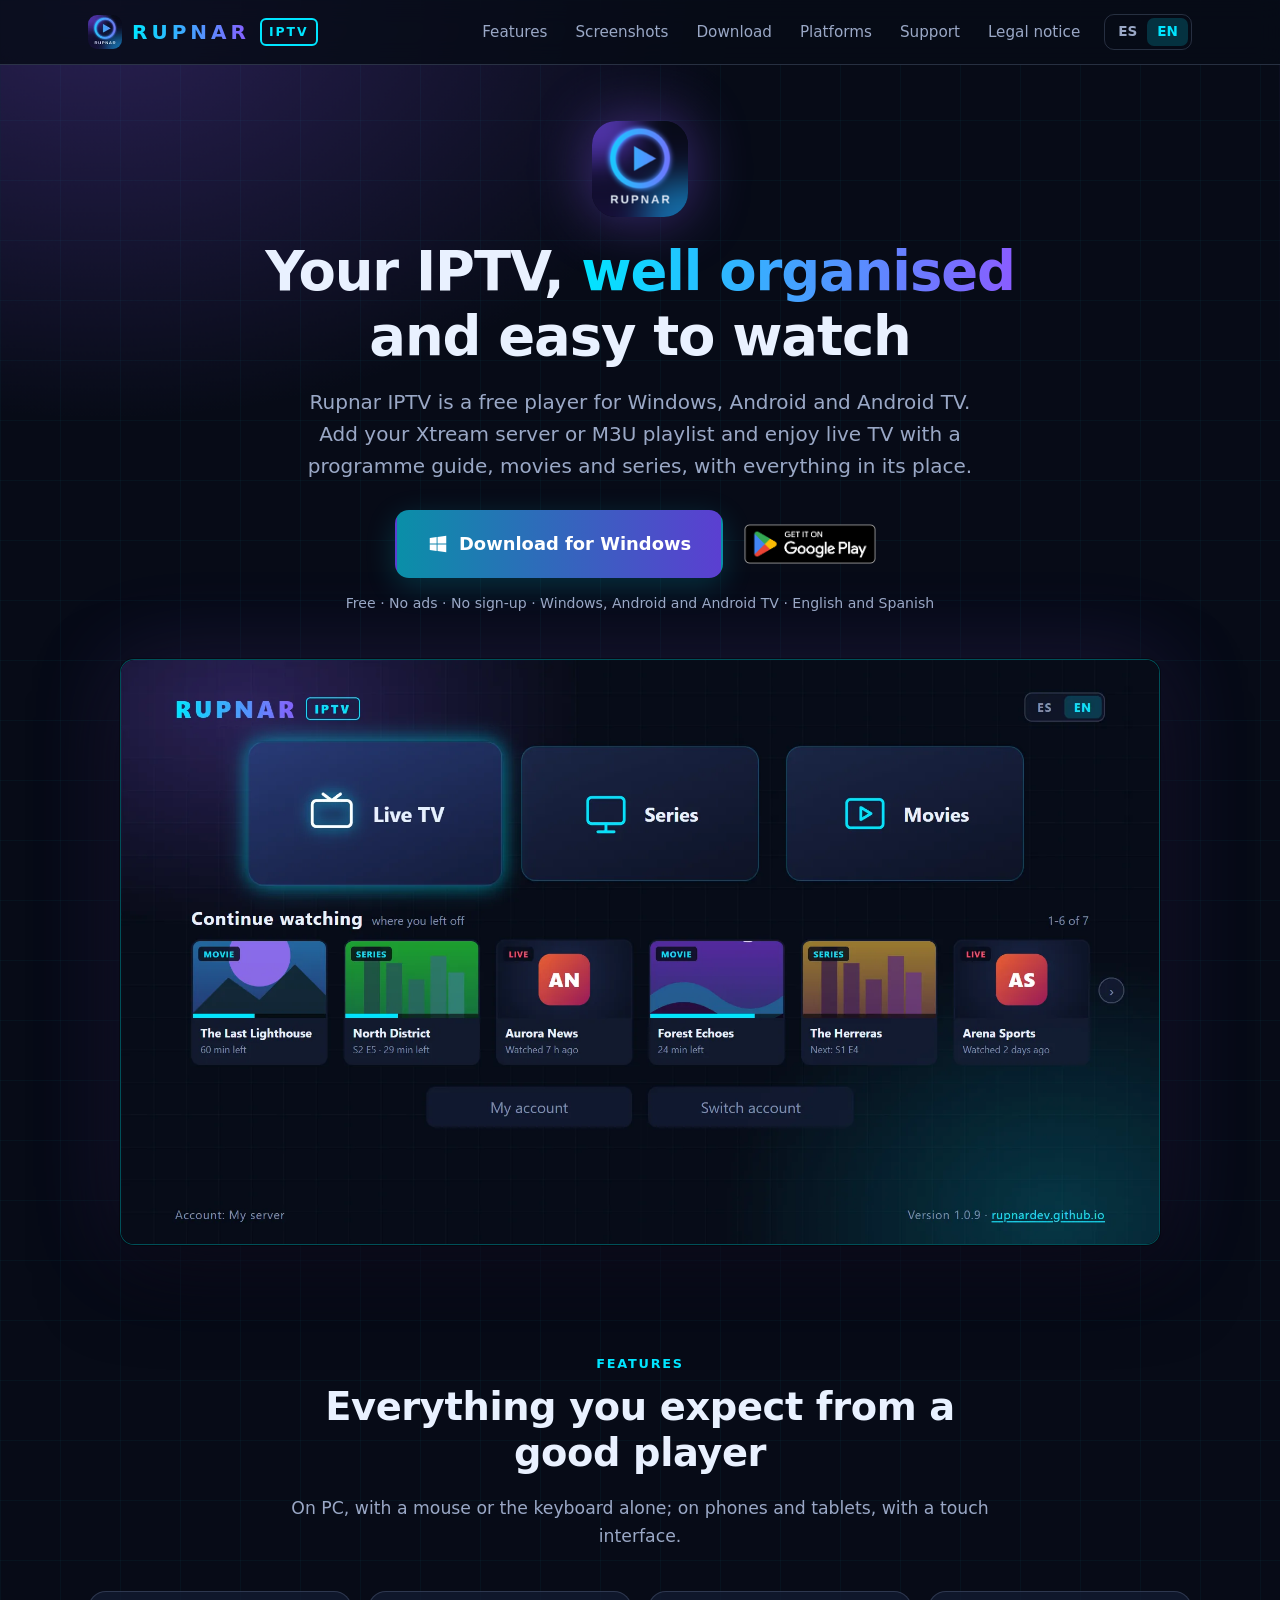
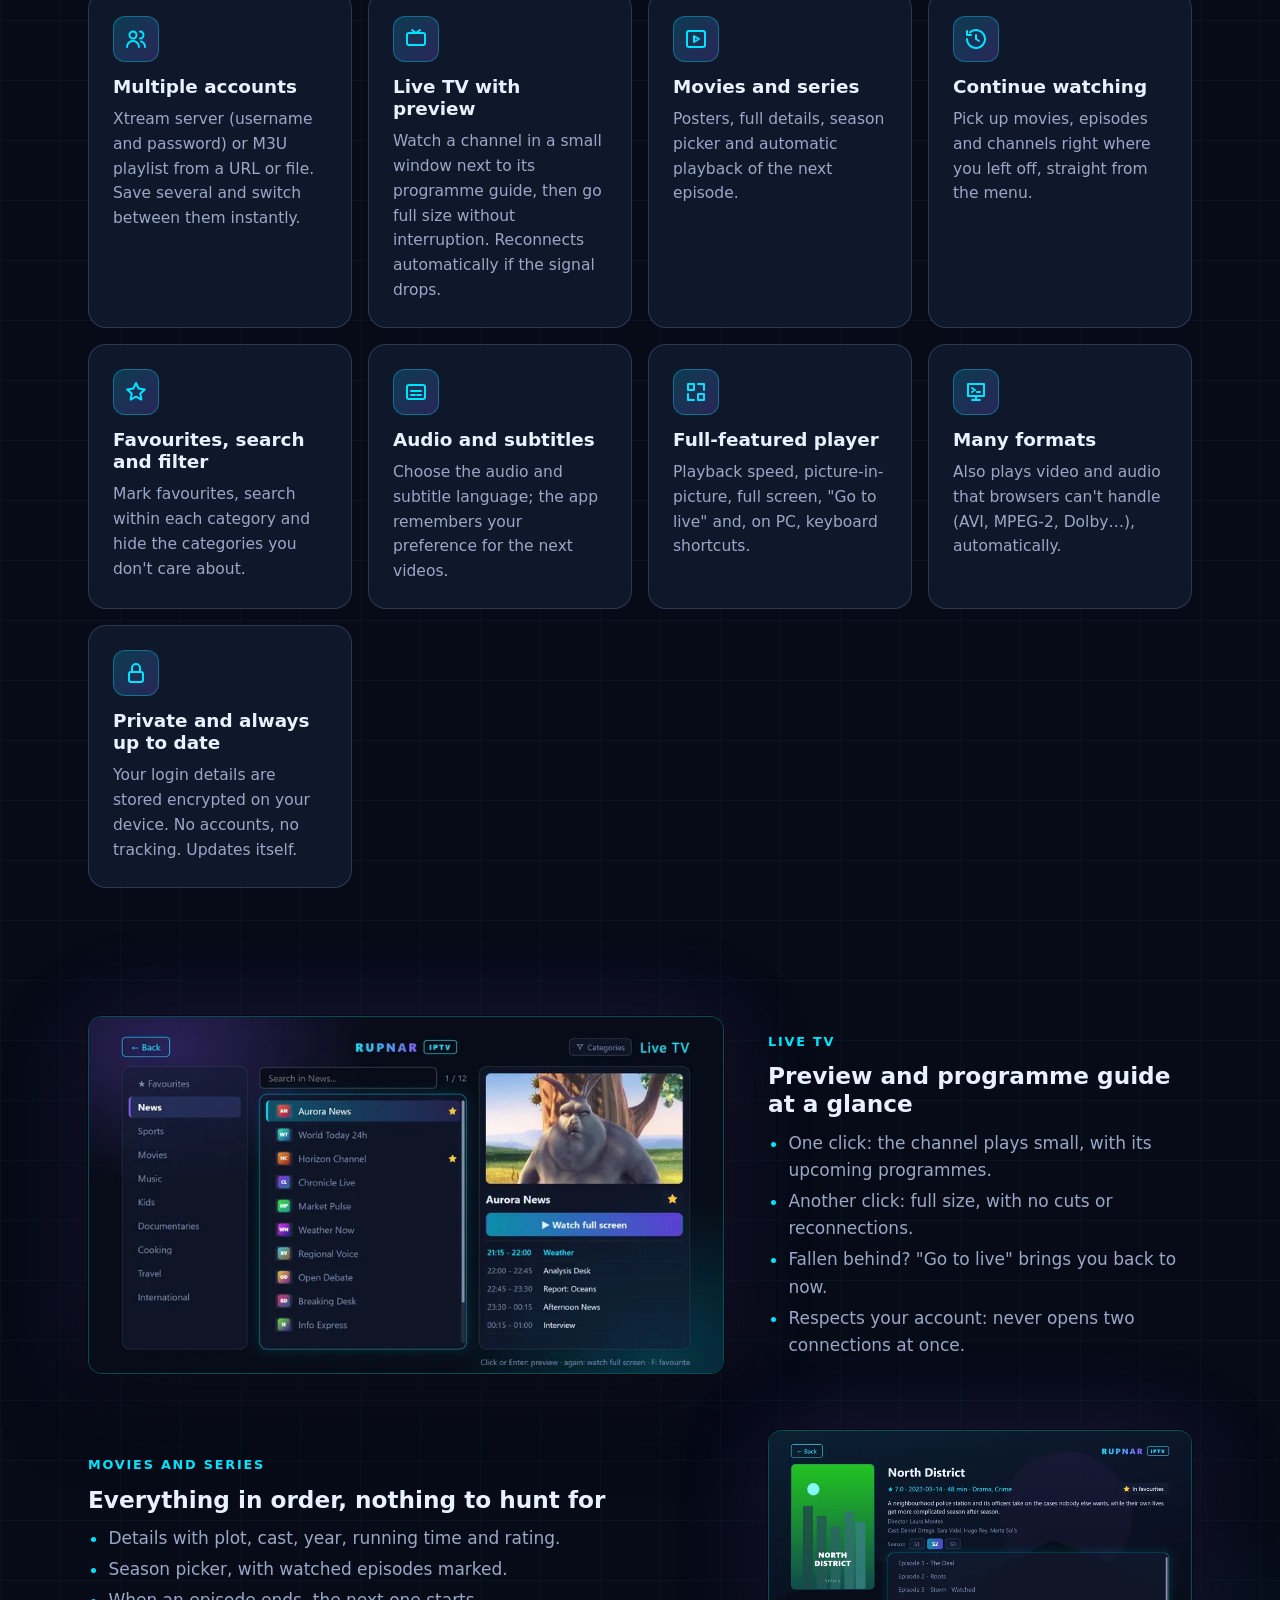
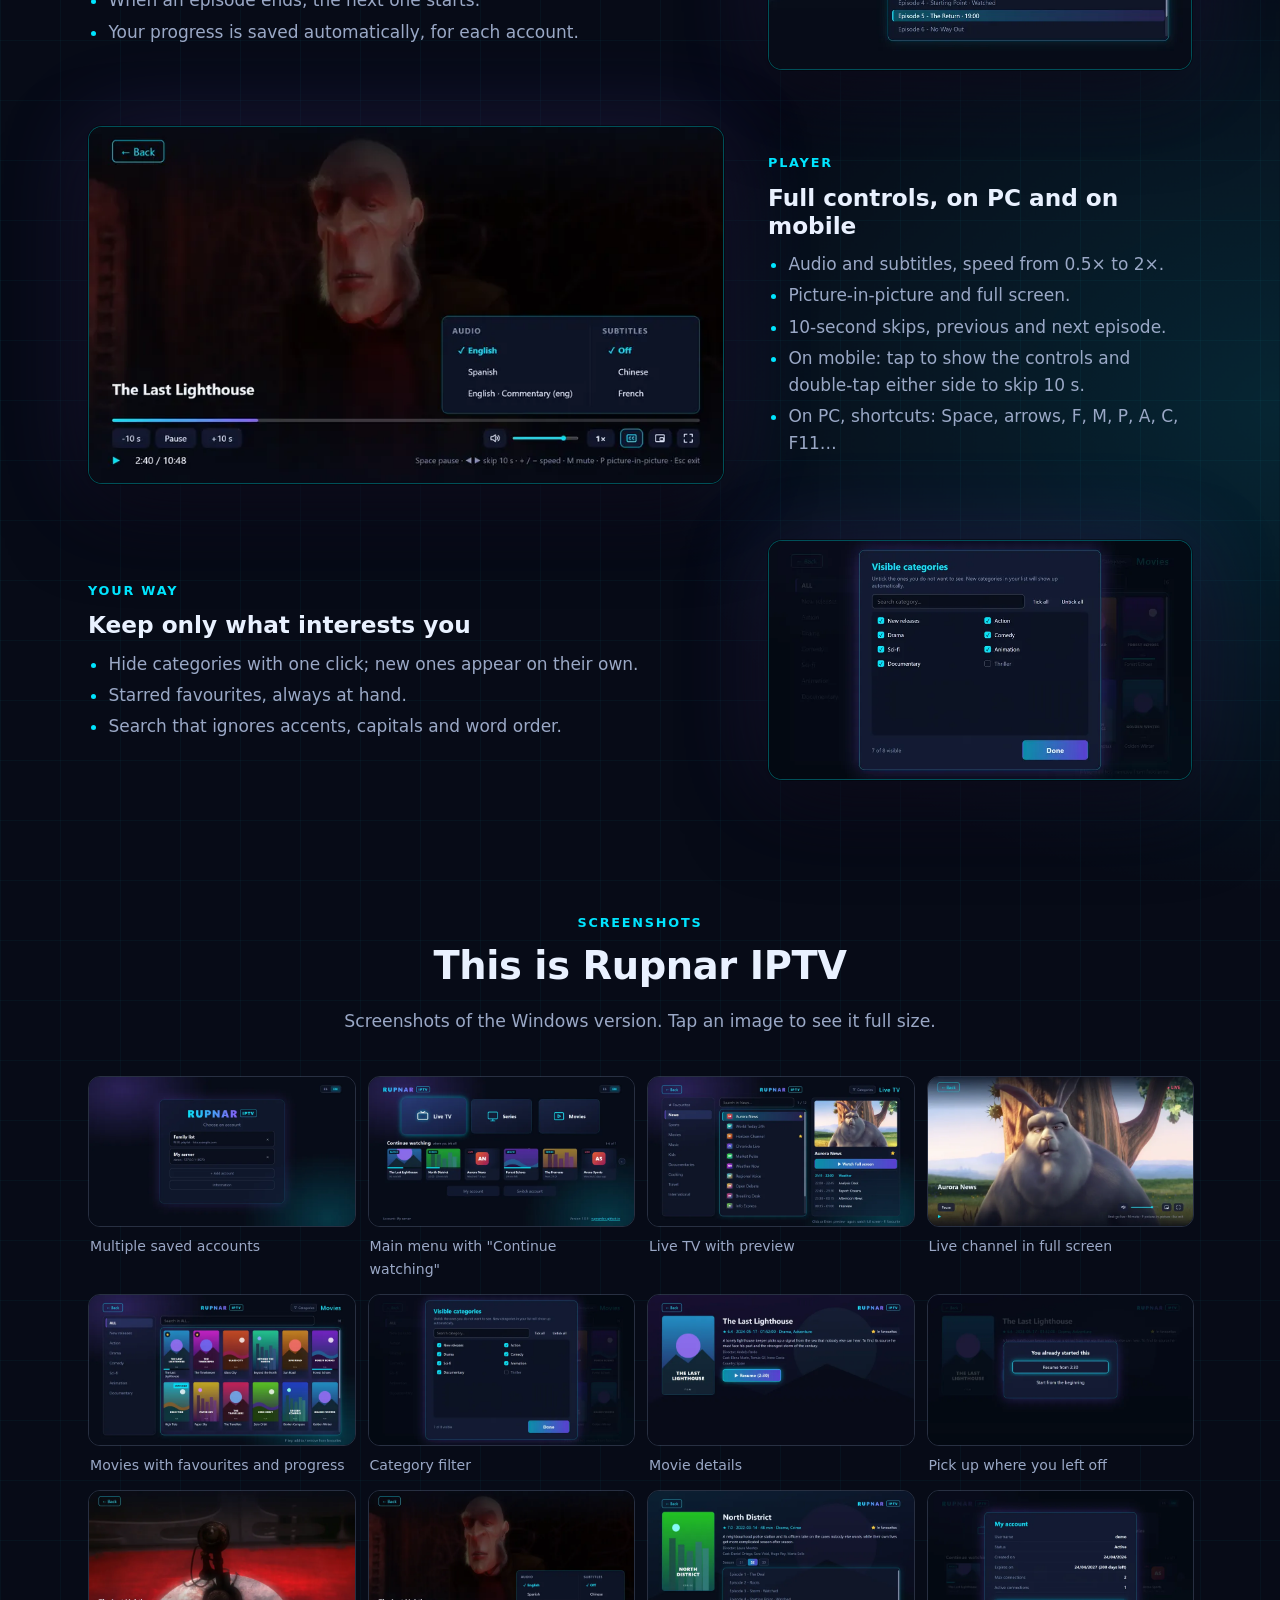
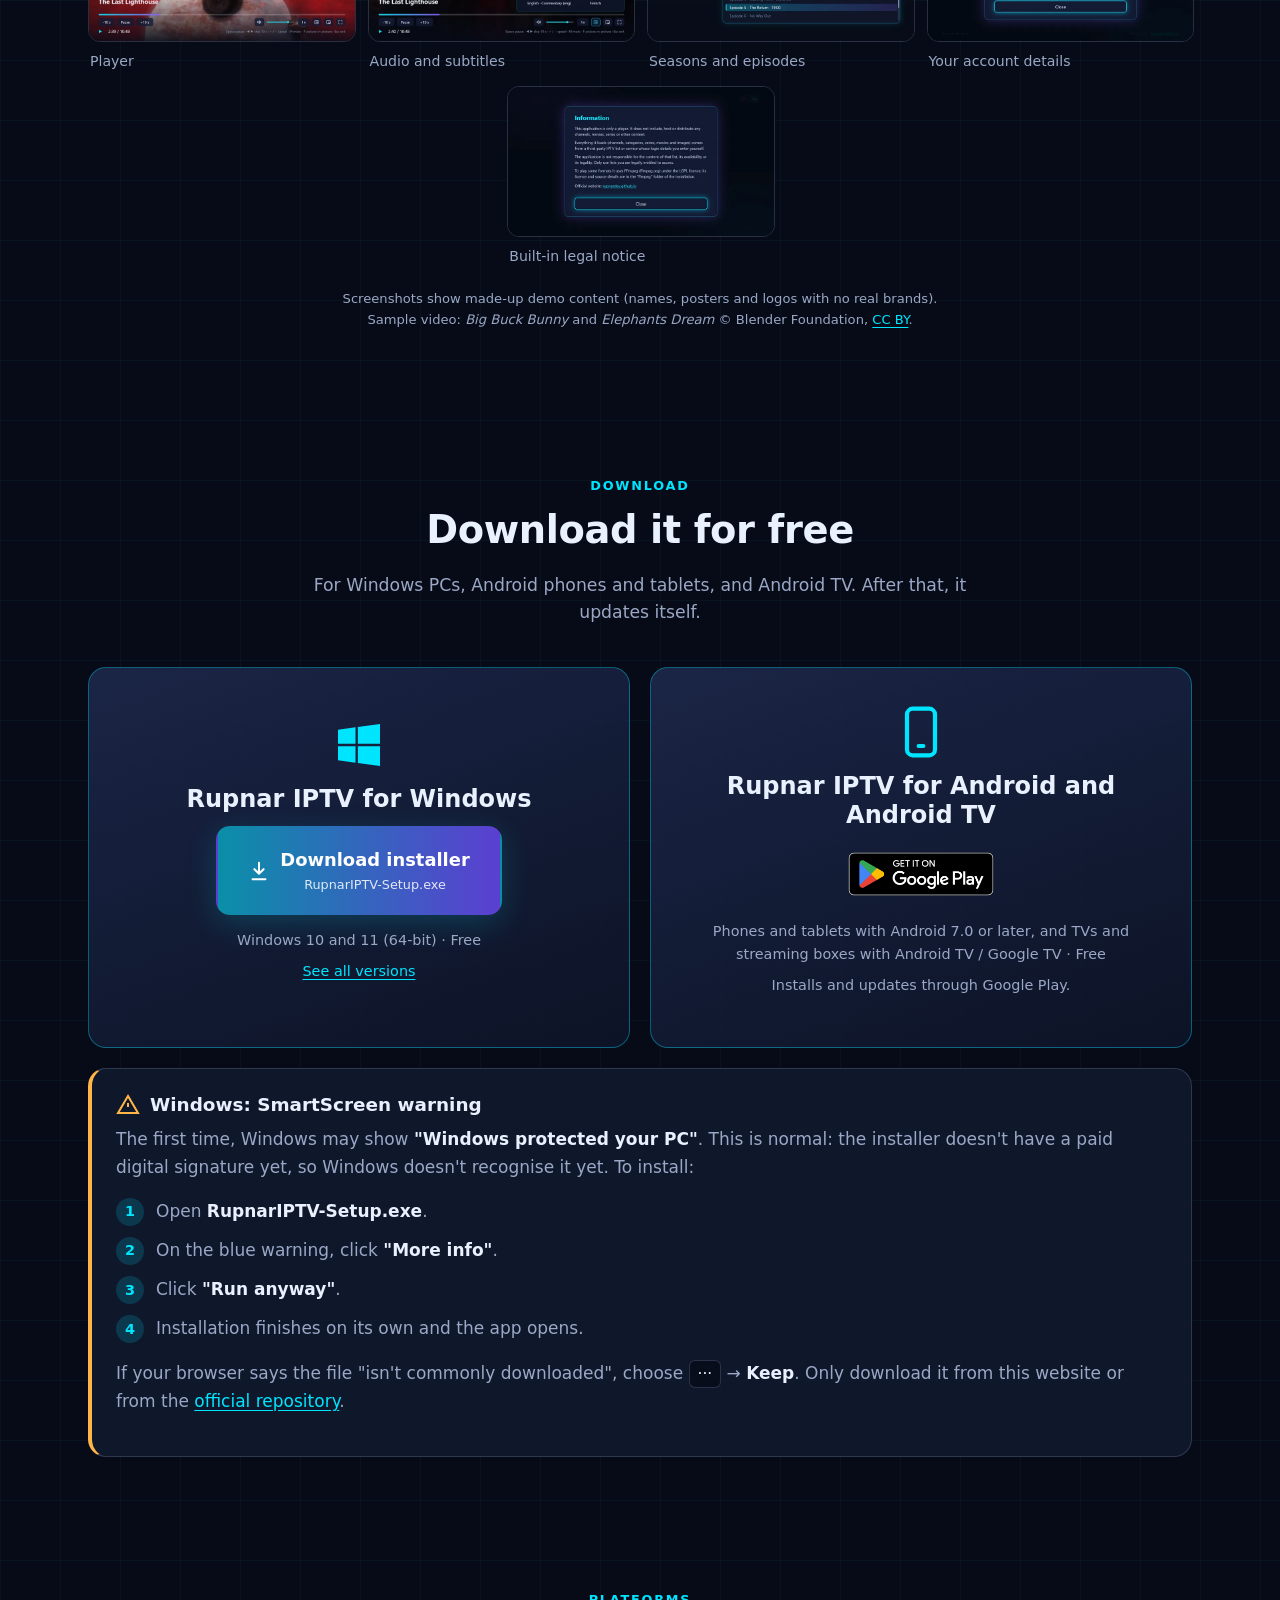
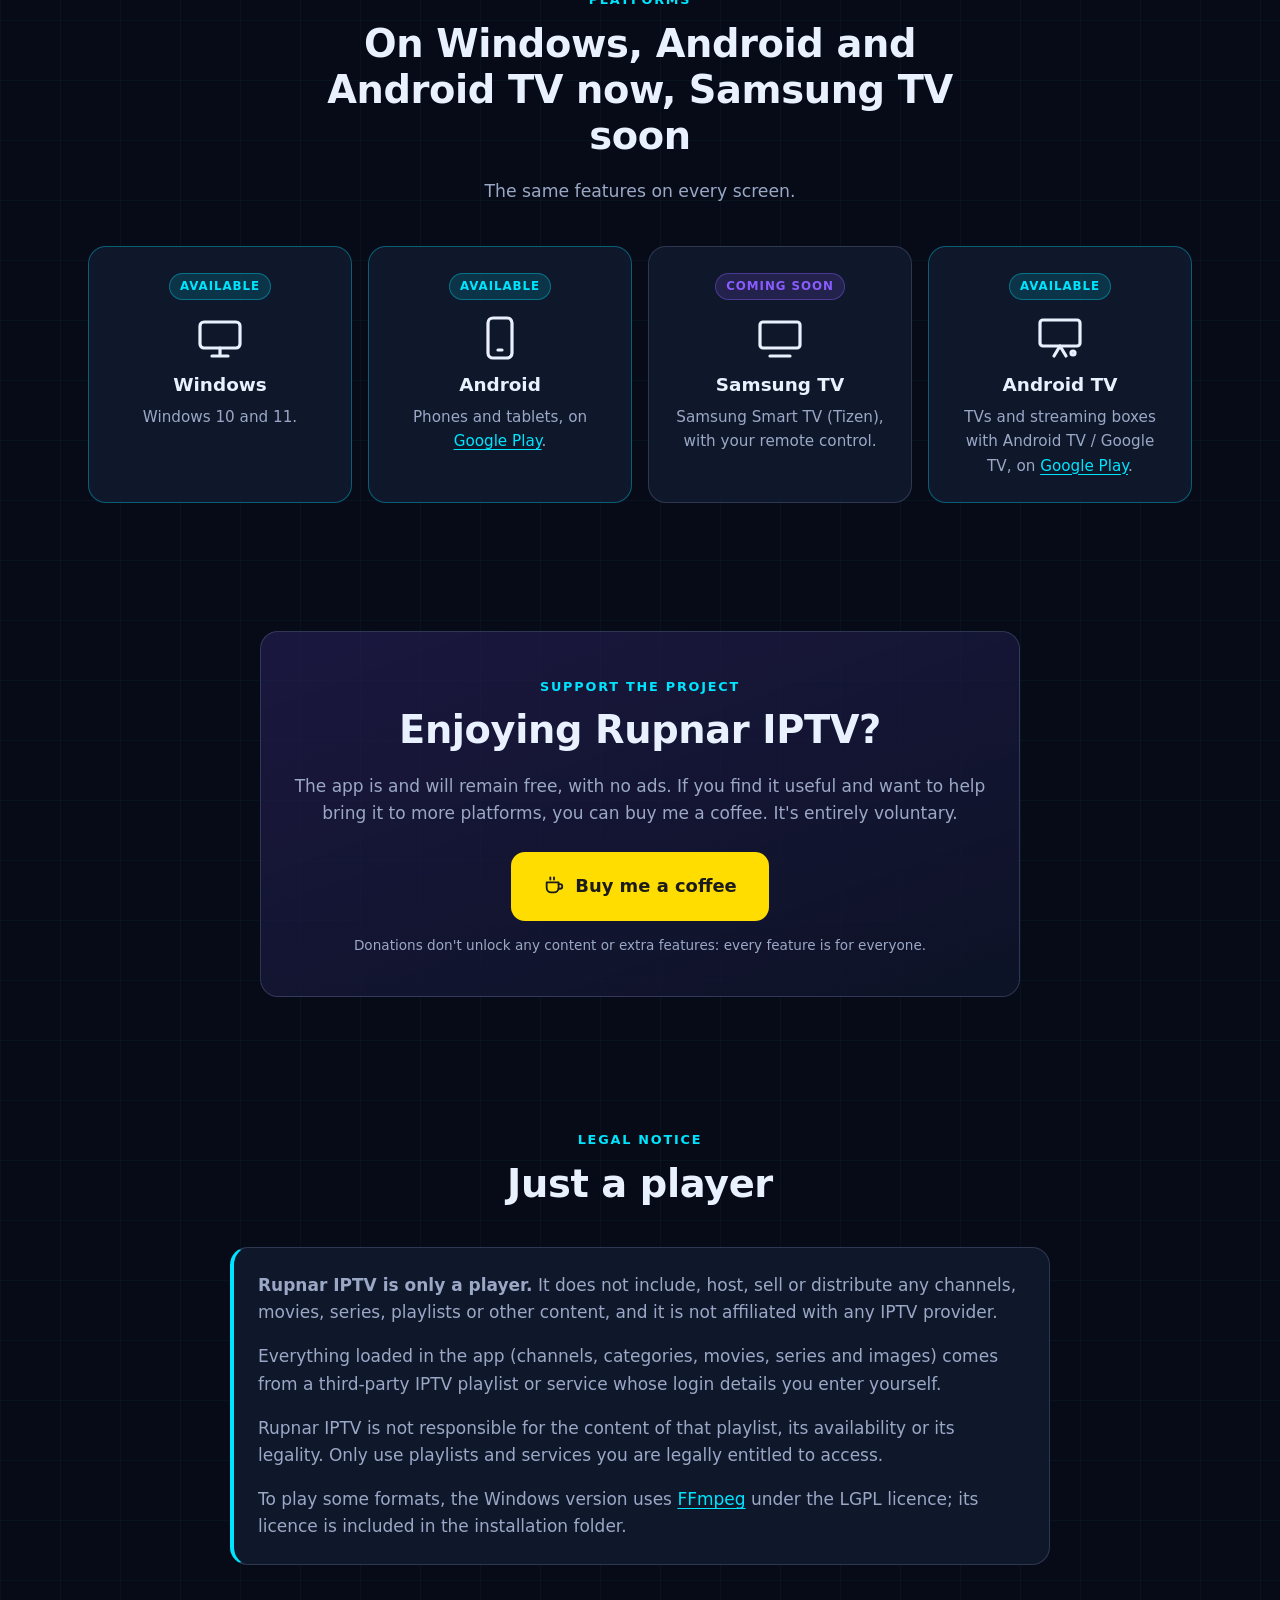
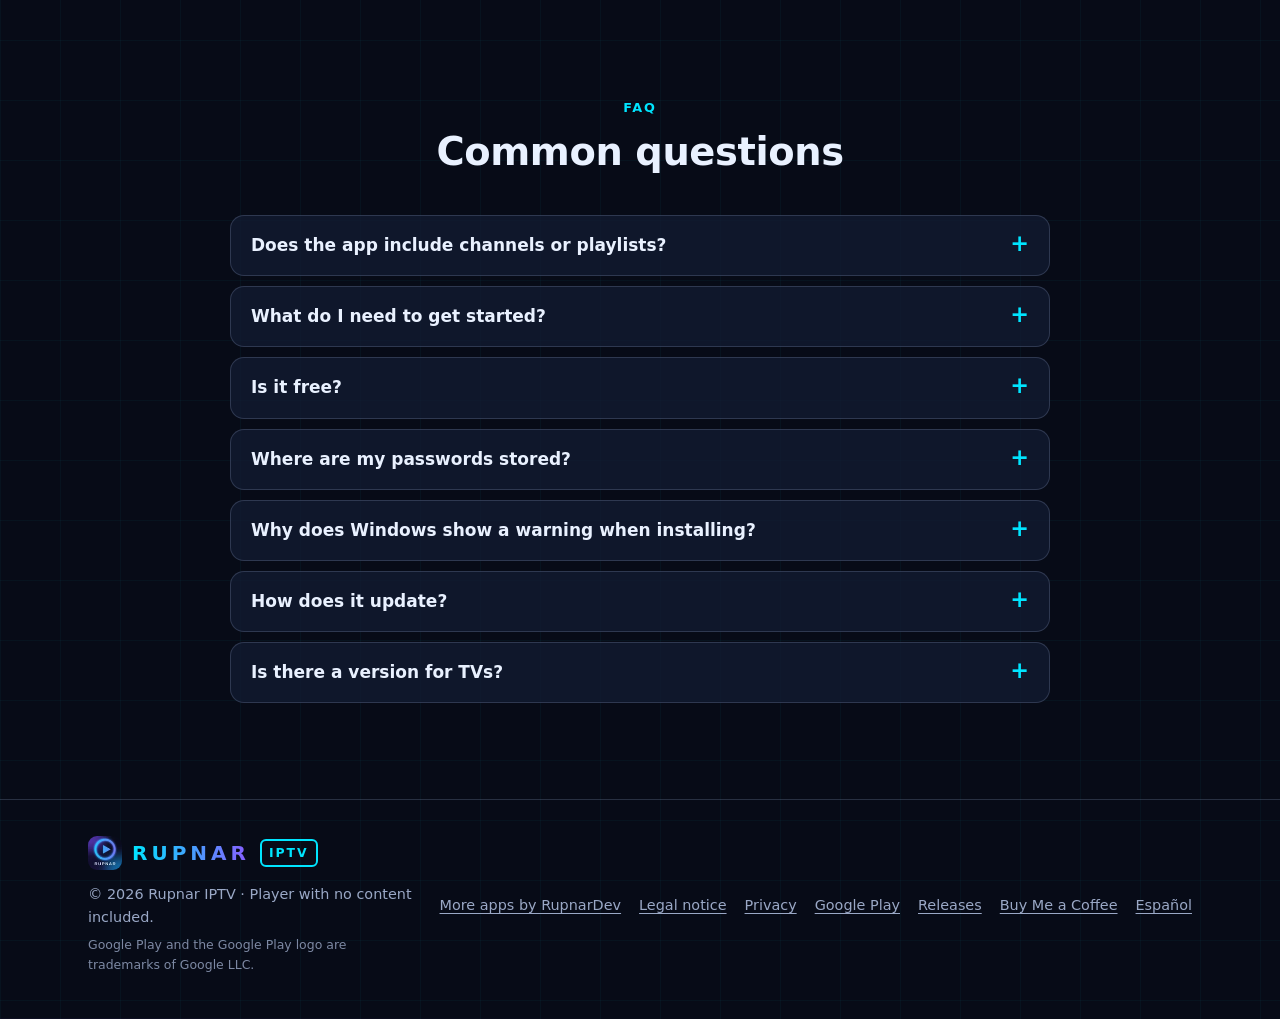
<file: rupnar-iptv/index.html>
<!doctype html>
<html lang="es">
<head>
  <meta charset="utf-8">
  <meta name="viewport" content="width=device-width, initial-scale=1">
  <title>Rupnar IPTV — Reproductor IPTV para Windows, Android y Android TV</title>
  <meta name="description" content="Rupnar IPTV es un reproductor IPTV gratuito para Windows, Android y Android TV. Usa tu propio servidor Xtream o lista M3U: canales en vivo con programación, películas, series, seguir viendo, favoritos y más. No incluye contenido.">
  <meta name="theme-color" content="#070b17">
  <link rel="canonical" href="https://rupnardev.github.io/rupnar-iptv/">
  <link rel="alternate" hreflang="es" href="https://rupnardev.github.io/rupnar-iptv/">
  <link rel="alternate" hreflang="en" href="https://rupnardev.github.io/rupnar-iptv/en/">
  <link rel="alternate" hreflang="x-default" href="https://rupnardev.github.io/rupnar-iptv/">
  <meta property="og:type" content="website">
  <meta property="og:site_name" content="Rupnar IPTV">
  <meta property="og:title" content="Rupnar IPTV — Reproductor IPTV para Windows, Android y Android TV">
  <meta property="og:description" content="Reproductor IPTV gratuito. Usa tu propio servidor Xtream o lista M3U. No incluye contenido.">
  <meta property="og:url" content="https://rupnardev.github.io/rupnar-iptv/">
  <meta property="og:image" content="https://rupnardev.github.io/assets/img/og-es.jpg">
  <meta property="og:locale" content="es_ES">
  <meta name="twitter:card" content="summary_large_image">
  <link rel="icon" href="favicon.ico" sizes="any">
  <link rel="icon" type="image/png" href="../assets/img/icon-256.png">
  <link rel="apple-touch-icon" href="../assets/img/apple-touch-icon.png">
  <link rel="stylesheet" href="../assets/css/site.css">
  <script>
    // Primera visita con el navegador en otro idioma → versión en inglés (no a buscadores; la elección manual se recuerda)
    (function () {
      try {
        if (/bot|crawl|spider|slurp|preview/i.test(navigator.userAgent)) return;
        var saved = localStorage.getItem('rupnar_lang');
        var lang = (navigator.language || 'es').toLowerCase();
        if (saved === 'en' || (!saved && lang.indexOf('es') !== 0)) location.replace('en/' + location.hash);
      } catch (e) {}
    })();
  </script>
  <script type="application/ld+json">
  {
    "@context": "https://schema.org",
    "@type": "SoftwareApplication",
    "name": "Rupnar IPTV",
    "operatingSystem": "Windows 10, Windows 11, Android 7.0+, Android TV",
    "applicationCategory": "MultimediaApplication",
    "offers": { "@type": "Offer", "price": "0", "priceCurrency": "EUR" },
    "downloadUrl": "https://github.com/rupnardev/rupnariptv-releases/releases/latest/download/RupnarIPTV-Setup.exe",
    "url": "https://rupnardev.github.io/rupnar-iptv/",
    "inLanguage": ["es", "en"]
  }
  </script>
</head>
<body>
<a class="skip" href="#main">Saltar al contenido</a>

<header class="site-header">
  <div class="wrap">
    <a class="brand" href="#top" aria-label="Rupnar IPTV, inicio">
      <img src="../assets/img/icon-64.webp" alt="" width="34" height="34">
      <span class="rup">RUPNAR</span><span class="tag">IPTV</span>
    </a>
    <button class="menu-btn" aria-expanded="false" aria-controls="nav" aria-label="Menú">
      <svg viewBox="0 0 24 24" fill="none" stroke="currentColor" stroke-width="2" stroke-linecap="round"><path d="M4 7h16M4 12h16M4 17h16"/></svg>
    </button>
    <nav class="nav" id="nav" aria-label="Principal">
      <a href="#funciones">Funciones</a>
      <a href="#capturas">Capturas</a>
      <a href="#descargar">Descargar</a>
      <a href="#plataformas">Plataformas</a>
      <a href="#apoyar">Apoyar</a>
      <a href="#aviso-legal">Aviso legal</a>
      <div class="lang" aria-label="Idioma">
        <span aria-current="true">ES</span><a href="en/" hreflang="en" lang="en" data-setlang="en">EN</a>
      </div>
    </nav>
  </div>
</header>

<main id="main">
  <!-- Presentación -->
  <section class="hero" id="top">
    <div class="wrap">
      <img class="hero-icon" src="../assets/img/icon-256.png" alt="Icono de Rupnar IPTV" width="96" height="96">
      <h1>Tu IPTV, <span class="grad">bien organizado</span> y fácil de ver</h1>
      <p class="lead">Rupnar IPTV es un reproductor gratuito para Windows, Android y Android TV. Añade tu servidor Xtream o tu lista M3U y disfruta de canales en vivo con programación, películas y series con todo en su sitio.</p>
      <div class="hero-cta">
        <a class="btn btn-primary btn-lg" href="#descargar">
          <svg viewBox="0 0 24 24" fill="currentColor" aria-hidden="true"><path d="M3 5.5 10.5 4.4v7.1H3zM11.5 4.3 21 3v8.5h-9.5zM3 12.5h7.5v7.1L3 18.5zM11.5 12.5H21V21l-9.5-1.3z"/></svg>
          Descargar para Windows
        </a>
        <a class="gp-badge" href="https://play.google.com/store/apps/details?id=com.rupnar.iptv" rel="noopener"><img src="../assets/img/gp-es.png" alt="Disponible en Google Play" width="150" height="58"></a>
      </div>
      <p class="hero-meta">Gratis · Sin anuncios · Sin registro · Windows, Android y Android TV · Español e inglés</p>
      <div class="hero-shot frame">
        <img src="../assets/img/shots/es/02-menu.webp" srcset="../assets/img/shots/es/02-menu-sm.webp 800w, ../assets/img/shots/es/02-menu.webp 1920w" sizes="(max-width: 1100px) 100vw, 1040px" width="1920" height="1080" alt="Menú principal de Rupnar IPTV con Canales en Vivo, Series, Películas y la fila Seguir viendo" fetchpriority="high">
      </div>
    </div>
  </section>

  <!-- Funciones -->
  <section id="funciones">
    <div class="wrap">
      <div class="section-head">
        <span class="eyebrow">Funciones</span>
        <h2>Todo lo que esperas de un buen reproductor</h2>
        <p>En el PC, con ratón o solo con teclado; en el móvil y la tableta, con una interfaz táctil.</p>
      </div>
      <div class="features">
        <article class="card feature">
          <div class="ico"><svg viewBox="0 0 24 24"><circle cx="9" cy="8" r="3.5"/><path d="M3 20c0-3.3 2.7-6 6-6s6 2.7 6 6"/><path d="M16 4.5a3.5 3.5 0 0 1 0 7M21 20c0-2.6-1.6-4.8-4-5.6"/></svg></div>
          <h3>Varias cuentas</h3>
          <p>Servidor Xtream (usuario y contraseña) o lista M3U por URL o archivo. Guarda varias y cambia entre ellas al instante.</p>
        </article>
        <article class="card feature">
          <div class="ico"><svg viewBox="0 0 24 24"><rect x="3" y="6" width="18" height="12" rx="2"/><path d="M8 3l4 3 4-3"/></svg></div>
          <h3>Canales en vivo con vista previa</h3>
          <p>Mira el canal en pequeño junto a su programación y pásalo a grande sin cortes. Reconexión automática si se pierde la señal.</p>
        </article>
        <article class="card feature">
          <div class="ico"><svg viewBox="0 0 24 24"><rect x="3" y="4" width="18" height="16" rx="2"/><path d="M10 9l5 3-5 3z"/></svg></div>
          <h3>Películas y series</h3>
          <p>Carátulas, ficha completa, selector de temporadas y paso automático al siguiente capítulo.</p>
        </article>
        <article class="card feature">
          <div class="ico"><svg viewBox="0 0 24 24"><path d="M3 12a9 9 0 1 0 3-6.7"/><path d="M3 4v4h4"/><path d="M12 8v4l3 2"/></svg></div>
          <h3>Seguir viendo</h3>
          <p>Retoma películas, capítulos y canales justo donde los dejaste, directamente desde el menú.</p>
        </article>
        <article class="card feature">
          <div class="ico"><svg viewBox="0 0 24 24"><path d="M12 3l2.7 5.6 6.1.8-4.5 4.2 1.1 6-5.4-2.9-5.4 2.9 1.1-6L3.2 9.4l6.1-.8z"/></svg></div>
          <h3>Favoritos, búsqueda y filtro</h3>
          <p>Marca favoritos, busca dentro de cada categoría y oculta las categorías que no te interesan.</p>
        </article>
        <article class="card feature">
          <div class="ico"><svg viewBox="0 0 24 24"><rect x="3" y="5" width="18" height="14" rx="2"/><path d="M7 15h4M13 15h4M7 11h10"/></svg></div>
          <h3>Audio y subtítulos</h3>
          <p>Elige idioma de audio y subtítulos; la app recuerda tu preferencia para los siguientes vídeos.</p>
        </article>
        <article class="card feature">
          <div class="ico"><svg viewBox="0 0 24 24"><path d="M4 4h6v6H4zM14 14h6v6h-6z"/><path d="M14 4h6v6M4 14v6h6"/></svg></div>
          <h3>Reproductor completo</h3>
          <p>Velocidad, imagen en imagen, pantalla completa, «Ir al directo» y, en el PC, atajos de teclado.</p>
        </article>
        <article class="card feature">
          <div class="ico"><svg viewBox="0 0 24 24"><path d="M4 4h16v12H4z"/><path d="M8 20h8M12 16v4"/><path d="M8 8l3 2-3 2M13 12h3"/></svg></div>
          <h3>Muchos formatos</h3>
          <p>Reproduce también vídeos y audios que los navegadores no admiten (AVI, MPEG-2, Dolby…), de forma automática.</p>
        </article>
        <article class="card feature">
          <div class="ico"><svg viewBox="0 0 24 24"><rect x="5" y="11" width="14" height="10" rx="2"/><path d="M8 11V7a4 4 0 0 1 8 0v4"/></svg></div>
          <h3>Privada y siempre al día</h3>
          <p>Tus datos de acceso se guardan cifrados en tu dispositivo. Sin cuentas ni seguimiento. Se actualiza sola.</p>
        </article>
      </div>
    </div>
  </section>

  <!-- Recorrido -->
  <section id="recorrido" aria-label="Recorrido por la app">
    <div class="wrap tour">
      <div class="tour-item">
        <div class="frame"><button type="button" data-full="../assets/img/shots/es/03-canales-vista-previa.webp" data-caption="Canales en vivo con vista previa y programación"><img src="../assets/img/shots/es/03-canales-vista-previa-sm.webp" srcset="../assets/img/shots/es/03-canales-vista-previa-sm.webp 800w, ../assets/img/shots/es/03-canales-vista-previa.webp 1920w" sizes="(max-width: 900px) 100vw, 640px" width="1920" height="1080" loading="lazy" alt="Pantalla de canales en vivo: categorías, lista de canales y vista previa con programación"></button></div>
        <div>
          <span class="eyebrow">En vivo</span>
          <h3>Vista previa y programación de un vistazo</h3>
          <ul>
            <li>Un clic: el canal se ve en pequeño con sus próximos programas.</li>
            <li>Otro clic: a pantalla grande, sin cortes ni reconexiones.</li>
            <li>Si te quedas atrás, «Ir al directo» te devuelve al momento actual.</li>
            <li>Respeta tu cuenta: nunca abre dos conexiones a la vez.</li>
          </ul>
        </div>
      </div>
      <div class="tour-item">
        <div class="frame"><button type="button" data-full="../assets/img/shots/es/11-serie-temporadas.webp" data-caption="Series con temporadas y capítulos"><img src="../assets/img/shots/es/11-serie-temporadas-sm.webp" srcset="../assets/img/shots/es/11-serie-temporadas-sm.webp 800w, ../assets/img/shots/es/11-serie-temporadas.webp 1920w" sizes="(max-width: 900px) 100vw, 640px" width="1920" height="1080" loading="lazy" alt="Ficha de una serie con selector de temporadas y lista de capítulos"></button></div>
        <div>
          <span class="eyebrow">Películas y series</span>
          <h3>Todo ordenado, nada que buscar</h3>
          <ul>
            <li>Ficha con sinopsis, reparto, año, duración y valoración.</li>
            <li>Selector de temporadas y capítulos marcados como vistos.</li>
            <li>Al terminar un capítulo empieza el siguiente.</li>
            <li>Tu progreso se guarda solo, también por cada cuenta.</li>
          </ul>
        </div>
      </div>
      <div class="tour-item">
        <div class="frame"><button type="button" data-full="../assets/img/shots/es/10-audio-subtitulos.webp" data-caption="Elige idioma de audio y subtítulos"><img src="../assets/img/shots/es/10-audio-subtitulos-sm.webp" srcset="../assets/img/shots/es/10-audio-subtitulos-sm.webp 800w, ../assets/img/shots/es/10-audio-subtitulos.webp 1920w" sizes="(max-width: 900px) 100vw, 640px" width="1920" height="1080" loading="lazy" alt="Reproductor con el menú de audio y subtítulos abierto"></button></div>
        <div>
          <span class="eyebrow">Reproductor</span>
          <h3>Controles completos, en el PC y en el móvil</h3>
          <ul>
            <li>Audio y subtítulos, velocidad de 0,5× a 2×.</li>
            <li>Imagen en imagen y pantalla completa.</li>
            <li>Saltos de 10 s, capítulo anterior y siguiente.</li>
            <li>En el móvil: toca para ver los controles y doble toque a los lados para saltar 10 s.</li>
            <li>En el PC, atajos: Espacio, flechas, F, M, P, A, C, F11…</li>
          </ul>
        </div>
      </div>
      <div class="tour-item">
        <div class="frame"><button type="button" data-full="../assets/img/shots/es/06-filtro-categorias.webp" data-caption="Elige qué categorías se ven"><img src="../assets/img/shots/es/06-filtro-categorias-sm.webp" srcset="../assets/img/shots/es/06-filtro-categorias-sm.webp 800w, ../assets/img/shots/es/06-filtro-categorias.webp 1920w" sizes="(max-width: 900px) 100vw, 640px" width="1920" height="1080" loading="lazy" alt="Ventana para elegir qué categorías se muestran"></button></div>
        <div>
          <span class="eyebrow">A tu manera</span>
          <h3>Deja solo lo que te interesa</h3>
          <ul>
            <li>Oculta categorías con un clic; las nuevas aparecen solas.</li>
            <li>Favoritos con estrella, siempre a mano.</li>
            <li>Búsqueda que ignora tildes, mayúsculas y orden de palabras.</li>
          </ul>
        </div>
      </div>
    </div>
  </section>

  <!-- Galería -->
  <section id="capturas">
    <div class="wrap">
      <div class="section-head">
        <span class="eyebrow">Capturas</span>
        <h2>Así es Rupnar IPTV</h2>
        <p>Capturas de la versión para Windows. Pulsa una imagen para verla en grande.</p>
      </div>
      <div class="gallery">
        <figure><button type="button" data-full="../assets/img/shots/es/01-cuentas.webp"><img src="../assets/img/shots/es/01-cuentas-sm.webp" width="800" height="450" loading="lazy" alt="Varias cuentas guardadas (Xtream y M3U)"></button><figcaption>Varias cuentas guardadas</figcaption></figure>
        <figure><button type="button" data-full="../assets/img/shots/es/02-menu.webp"><img src="../assets/img/shots/es/02-menu-sm.webp" width="800" height="450" loading="lazy" alt="Menú principal con Seguir viendo"></button><figcaption>Menú principal con «Seguir viendo»</figcaption></figure>
        <figure><button type="button" data-full="../assets/img/shots/es/03-canales-vista-previa.webp"><img src="../assets/img/shots/es/03-canales-vista-previa-sm.webp" width="800" height="450" loading="lazy" alt="Canales en vivo con vista previa y programación"></button><figcaption>Canales con vista previa</figcaption></figure>
        <figure><button type="button" data-full="../assets/img/shots/es/04-directo.webp"><img src="../assets/img/shots/es/04-directo-sm.webp" width="800" height="450" loading="lazy" alt="Canal en vivo a pantalla completa"></button><figcaption>Canal en vivo a pantalla completa</figcaption></figure>
        <figure><button type="button" data-full="../assets/img/shots/es/05-peliculas.webp"><img src="../assets/img/shots/es/05-peliculas-sm.webp" width="800" height="450" loading="lazy" alt="Rejilla de películas con favoritos y progreso"></button><figcaption>Películas con favoritos y progreso</figcaption></figure>
        <figure><button type="button" data-full="../assets/img/shots/es/06-filtro-categorias.webp"><img src="../assets/img/shots/es/06-filtro-categorias-sm.webp" width="800" height="450" loading="lazy" alt="Elegir qué categorías se ven"></button><figcaption>Filtro de categorías</figcaption></figure>
        <figure><button type="button" data-full="../assets/img/shots/es/07-pelicula-detalle.webp"><img src="../assets/img/shots/es/07-pelicula-detalle-sm.webp" width="800" height="450" loading="lazy" alt="Ficha de película con el botón Continuar"></button><figcaption>Ficha de película</figcaption></figure>
        <figure><button type="button" data-full="../assets/img/shots/es/08-continuar.webp"><img src="../assets/img/shots/es/08-continuar-sm.webp" width="800" height="450" loading="lazy" alt="Diálogo para continuar o empezar desde el principio"></button><figcaption>Retoma donde lo dejaste</figcaption></figure>
        <figure><button type="button" data-full="../assets/img/shots/es/09-reproductor.webp"><img src="../assets/img/shots/es/09-reproductor-sm.webp" width="800" height="450" loading="lazy" alt="Reproductor con todos los controles"></button><figcaption>Reproductor</figcaption></figure>
        <figure><button type="button" data-full="../assets/img/shots/es/10-audio-subtitulos.webp"><img src="../assets/img/shots/es/10-audio-subtitulos-sm.webp" width="800" height="450" loading="lazy" alt="Elegir idioma de audio y subtítulos"></button><figcaption>Audio y subtítulos</figcaption></figure>
        <figure><button type="button" data-full="../assets/img/shots/es/11-serie-temporadas.webp"><img src="../assets/img/shots/es/11-serie-temporadas-sm.webp" width="800" height="450" loading="lazy" alt="Serie con selector de temporadas y capítulos"></button><figcaption>Temporadas y capítulos</figcaption></figure>
        <figure><button type="button" data-full="../assets/img/shots/es/12-mi-cuenta.webp"><img src="../assets/img/shots/es/12-mi-cuenta-sm.webp" width="800" height="450" loading="lazy" alt="Datos de la cuenta: estado, caducidad y conexiones"></button><figcaption>Datos de tu cuenta</figcaption></figure>
        <figure><button type="button" data-full="../assets/img/shots/es/13-informacion.webp"><img src="../assets/img/shots/es/13-informacion-sm.webp" width="800" height="450" loading="lazy" alt="Ventana de información con el aviso legal"></button><figcaption>Aviso legal integrado</figcaption></figure>
      </div>
      <p class="credit">Las capturas muestran contenido de demostración inventado (nombres, carátulas y logos sin marcas reales).<br>Vídeo de ejemplo: <em>Big Buck Bunny</em> y <em>Elephants Dream</em> © Blender Foundation, <a href="https://creativecommons.org/licenses/by/3.0/deed.es" rel="noopener">CC BY</a>.</p>
    </div>
  </section>

  <!-- Descarga -->
  <section id="descargar">
    <div class="wrap">
      <div class="section-head">
        <span class="eyebrow">Descargar</span>
        <h2>Descárgala gratis</h2>
        <p>Para PC con Windows y para móviles, tabletas y televisores con Android TV. Después se actualiza sola.</p>
      </div>
      <div class="download">
        <div class="card download-main">
          <svg class="win" viewBox="0 0 24 24" fill="#00e5ff" aria-hidden="true"><path d="M3 5.5 10.5 4.4v7.1H3zM11.5 4.3 21 3v8.5h-9.5zM3 12.5h7.5v7.1L3 18.5zM11.5 12.5H21V21l-9.5-1.3z"/></svg>
          <h3>Rupnar IPTV para Windows</h3>
          <a class="btn btn-primary btn-lg" href="https://github.com/rupnardev/rupnariptv-releases/releases/latest/download/RupnarIPTV-Setup.exe" rel="noopener">
            <svg viewBox="0 0 24 24" fill="none" stroke="currentColor" stroke-width="2.2" stroke-linecap="round" stroke-linejoin="round" aria-hidden="true"><path d="M12 3v12M7 10l5 5 5-5M5 21h14"/></svg>
            <span>Descargar instalador<small>RupnarIPTV-Setup.exe</small></span>
          </a>
          <p class="req" id="release-info" data-label="Versión">Windows 10 y 11 (64 bits) · Gratis</p>
          <p class="alt"><a href="https://github.com/rupnardev/rupnariptv-releases/releases" rel="noopener">Ver todas las versiones</a></p>
        </div>
        <div class="card download-main">
          <svg class="win" viewBox="0 0 24 24" fill="none" stroke="#00e5ff" stroke-width="1.8" stroke-linecap="round" stroke-linejoin="round" aria-hidden="true"><rect x="6" y="2" width="12" height="20" rx="2.5"/><path d="M11 18h2"/></svg>
          <h3>Rupnar IPTV para Android y Android TV</h3>
          <a class="gp-badge" href="https://play.google.com/store/apps/details?id=com.rupnar.iptv" rel="noopener"><img src="../assets/img/gp-es.png" alt="Disponible en Google Play" width="165" height="64"></a>
          <p class="req">Móviles y tabletas con Android 7.0 o superior, y televisores y reproductores con Android TV / Google TV · Gratis</p>
          <p class="alt">Se instala y se actualiza desde Google Play.</p>
        </div>
        <div class="card notice">
          <h3><svg viewBox="0 0 24 24" aria-hidden="true"><path d="M12 3 2 20h20z"/><path d="M12 10v4M12 17h.01"/></svg> Windows: aviso de SmartScreen</h3>
          <p>La primera vez, Windows puede mostrar <strong>«Windows protegió su PC»</strong>. Es normal: el instalador aún no lleva firma digital de pago, así que Windows no lo reconoce todavía. Para instalar:</p>
          <ol class="steps">
            <li>Abre <strong>RupnarIPTV-Setup.exe</strong>.</li>
            <li>En el aviso azul, pulsa <strong>«Más información»</strong>.</li>
            <li>Pulsa <strong>«Ejecutar de todas formas»</strong>.</li>
            <li>La instalación termina sola y la app se abre.</li>
          </ol>
          <p>Si el navegador avisa de que el archivo «no se descarga con frecuencia», elige <span class="kbd">···</span> → <strong>Conservar</strong>. Descárgala solo desde esta web o desde el <a href="https://github.com/rupnardev/rupnariptv-releases/releases" rel="noopener">repositorio oficial</a>.</p>
        </div>
      </div>
    </div>
  </section>

  <!-- Plataformas -->
  <section id="plataformas">
    <div class="wrap">
      <div class="section-head">
        <span class="eyebrow">Plataformas</span>
        <h2>Ya en Windows, Android y Android TV, pronto en Samsung TV</h2>
        <p>Las mismas funciones en cada pantalla.</p>
      </div>
      <div class="platforms">
        <div class="card platform available">
          <span class="badge badge-ok">Disponible</span>
          <svg viewBox="0 0 24 24"><rect x="2" y="4" width="20" height="13" rx="2"/><path d="M8 21h8M12 17v4"/></svg>
          <h3>Windows</h3>
          <p>Windows 10 y 11.</p>
        </div>
        <div class="card platform available">
          <span class="badge badge-ok">Disponible</span>
          <svg viewBox="0 0 24 24"><rect x="6" y="2" width="12" height="20" rx="2.5"/><path d="M11 18h2"/></svg>
          <h3>Android</h3>
          <p>Móviles y tabletas, en <a href="https://play.google.com/store/apps/details?id=com.rupnar.iptv" rel="noopener">Google Play</a>.</p>
        </div>
        <div class="card platform">
          <span class="badge badge-soon">Próximamente</span>
          <svg viewBox="0 0 24 24"><rect x="2" y="4" width="20" height="13" rx="1.5"/><path d="M7 21h10"/></svg>
          <h3>Samsung TV</h3>
          <p>Smart TV Samsung (Tizen), con el mando a distancia.</p>
        </div>
        <div class="card platform available">
          <span class="badge badge-ok">Disponible</span>
          <svg viewBox="0 0 24 24"><rect x="2" y="3" width="20" height="13" rx="1.5"/><path d="M9 21l3-5 3 5"/><circle cx="18.5" cy="19.5" r="1"/></svg>
          <h3>Android TV</h3>
          <p>Televisores y reproductores con Android TV / Google TV, en <a href="https://play.google.com/store/apps/details?id=com.rupnar.iptv" rel="noopener">Google Play</a>.</p>
        </div>
      </div>
    </div>
  </section>

  <!-- Donaciones -->
  <section id="apoyar">
    <div class="wrap">
      <div class="card support">
        <span class="eyebrow">Apoya el proyecto</span>
        <h2>¿Te gusta Rupnar IPTV?</h2>
        <p>La app es y seguirá siendo gratuita, sin anuncios. Si te resulta útil y quieres ayudar a que llegue a más plataformas, puedes invitarme a un café. Es totalmente voluntario.</p>
        <a class="btn btn-coffee btn-lg" href="https://buymeacoffee.com/rupnardev" rel="noopener" target="_blank">
          <svg viewBox="0 0 24 24" fill="none" stroke="currentColor" stroke-width="2" stroke-linecap="round" stroke-linejoin="round" aria-hidden="true"><path d="M4 8h13v6a5 5 0 0 1-5 5H9a5 5 0 0 1-5-5z"/><path d="M17 10h1.5a2.5 2.5 0 0 1 0 5H17"/><path d="M8 2.5v2.5M12 2.5v2.5"/></svg>
          Invítame a un café
        </a>
        <small>Las donaciones no dan acceso a ningún contenido ni a funciones extra: todas las funciones son para todos.</small>
      </div>
    </div>
  </section>

  <!-- Aviso legal -->
  <section id="aviso-legal">
    <div class="wrap">
      <div class="section-head">
        <span class="eyebrow">Aviso legal</span>
        <h2>Solo un reproductor</h2>
      </div>
      <div class="card legal">
        <p><strong>Rupnar IPTV es únicamente un reproductor.</strong> No incluye, aloja, vende ni distribuye ningún canal, película, serie, lista ni otro tipo de contenido, y no está asociada a ningún proveedor de IPTV.</p>
        <p>Todo lo que se carga en la app (canales, categorías, películas, series e imágenes) procede de una lista o servicio IPTV de un tercero, cuyos datos de acceso introduces tú.</p>
        <p>Rupnar IPTV no se hace responsable del contenido de esa lista, de su disponibilidad ni de su legalidad. Utiliza únicamente listas y servicios a los que tengas derecho legítimo de acceso.</p>
        <p>Para reproducir algunos formatos, la versión de Windows utiliza <a href="https://ffmpeg.org" rel="noopener">FFmpeg</a> bajo licencia LGPL; su licencia se incluye en la carpeta de instalación.</p>
      </div>
    </div>
  </section>

  <!-- Preguntas -->
  <section id="preguntas">
    <div class="wrap">
      <div class="section-head">
        <span class="eyebrow">Preguntas frecuentes</span>
        <h2>Dudas habituales</h2>
      </div>
      <div class="faq">
        <details>
          <summary>¿La app incluye canales o listas?</summary>
          <p>No. Rupnar IPTV es solo un reproductor: necesitas tu propio servicio IPTV (servidor Xtream o lista M3U) proporcionado por un tercero.</p>
        </details>
        <details>
          <summary>¿Qué necesito para empezar?</summary>
          <p>Los datos de acceso de tu servicio: la URL del servidor con tu usuario y contraseña (Xtream), o la dirección o el archivo de tu lista M3U.</p>
        </details>
        <details>
          <summary>¿Es gratis?</summary>
          <p>Sí, completamente: sin anuncios, sin suscripciones y sin funciones de pago. Las donaciones son voluntarias.</p>
        </details>
        <details>
          <summary>¿Dónde se guardan mis contraseñas?</summary>
          <p>Solo en tu dispositivo y cifradas: en Windows, con la protección del propio sistema; en Android, con Android Keystore. No se envían a ningún sitio salvo al servidor IPTV que tú indicas. Más detalles en la <a href="privacidad.html">política de privacidad</a>.</p>
        </details>
        <details>
          <summary>¿Por qué Windows muestra un aviso al instalar?</summary>
          <p>Porque el instalador aún no tiene firma digital. Pulsa «Más información» y «Ejecutar de todas formas». Consulta los <a href="#descargar">pasos de instalación</a>.</p>
        </details>
        <details>
          <summary>¿Cómo se actualiza?</summary>
          <p>Sola. En Windows, al abrirla comprueba si hay una versión nueva y la instala automáticamente; en Android, se actualiza desde Google Play.</p>
        </details>
        <details>
          <summary>¿Hay versión para televisores?</summary>
          <p>Sí: en televisores y reproductores con Android TV / Google TV se instala desde Google Play y se maneja con el mando. La versión para Samsung TV está en camino.</p>
        </details>
      </div>
    </div>
  </section>
</main>

<footer class="site-footer">
  <div class="wrap">
    <div>
      <a class="brand" href="#top"><img src="../assets/img/icon-64.webp" alt="" width="34" height="34"><span class="rup">RUPNAR</span><span class="tag">IPTV</span></a>
      <p>© 2026 Rupnar IPTV · Reproductor sin contenido.</p>
      <p class="tm">Google Play y el logotipo de Google Play son marcas de Google LLC.</p>
    </div>
    <nav class="footer-links" aria-label="Pie de página">
      <a href="../">Más apps de RupnarDev</a>
      <a href="#aviso-legal">Aviso legal</a>
      <a href="privacidad.html">Privacidad</a>
      <a href="https://play.google.com/store/apps/details?id=com.rupnar.iptv" rel="noopener">Google Play</a>
      <a href="https://github.com/rupnardev/rupnariptv-releases/releases" rel="noopener">Versiones</a>
      <a href="https://buymeacoffee.com/rupnardev" rel="noopener">Buy Me a Coffee</a>
      <a href="en/" hreflang="en" lang="en" data-setlang="en">English</a>
    </nav>
  </div>
</footer>

<div class="lightbox" id="lightbox" role="dialog" aria-modal="true" aria-label="Captura ampliada">
  <button class="lb-btn lb-close" type="button" aria-label="Cerrar">×</button>
  <button class="lb-btn lb-prev" type="button" aria-label="Anterior">‹</button>
  <img alt="">
  <p></p>
  <button class="lb-btn lb-next" type="button" aria-label="Siguiente">›</button>
</div>

<script src="../assets/js/site.js" defer></script>
</body>
</html>
</file>
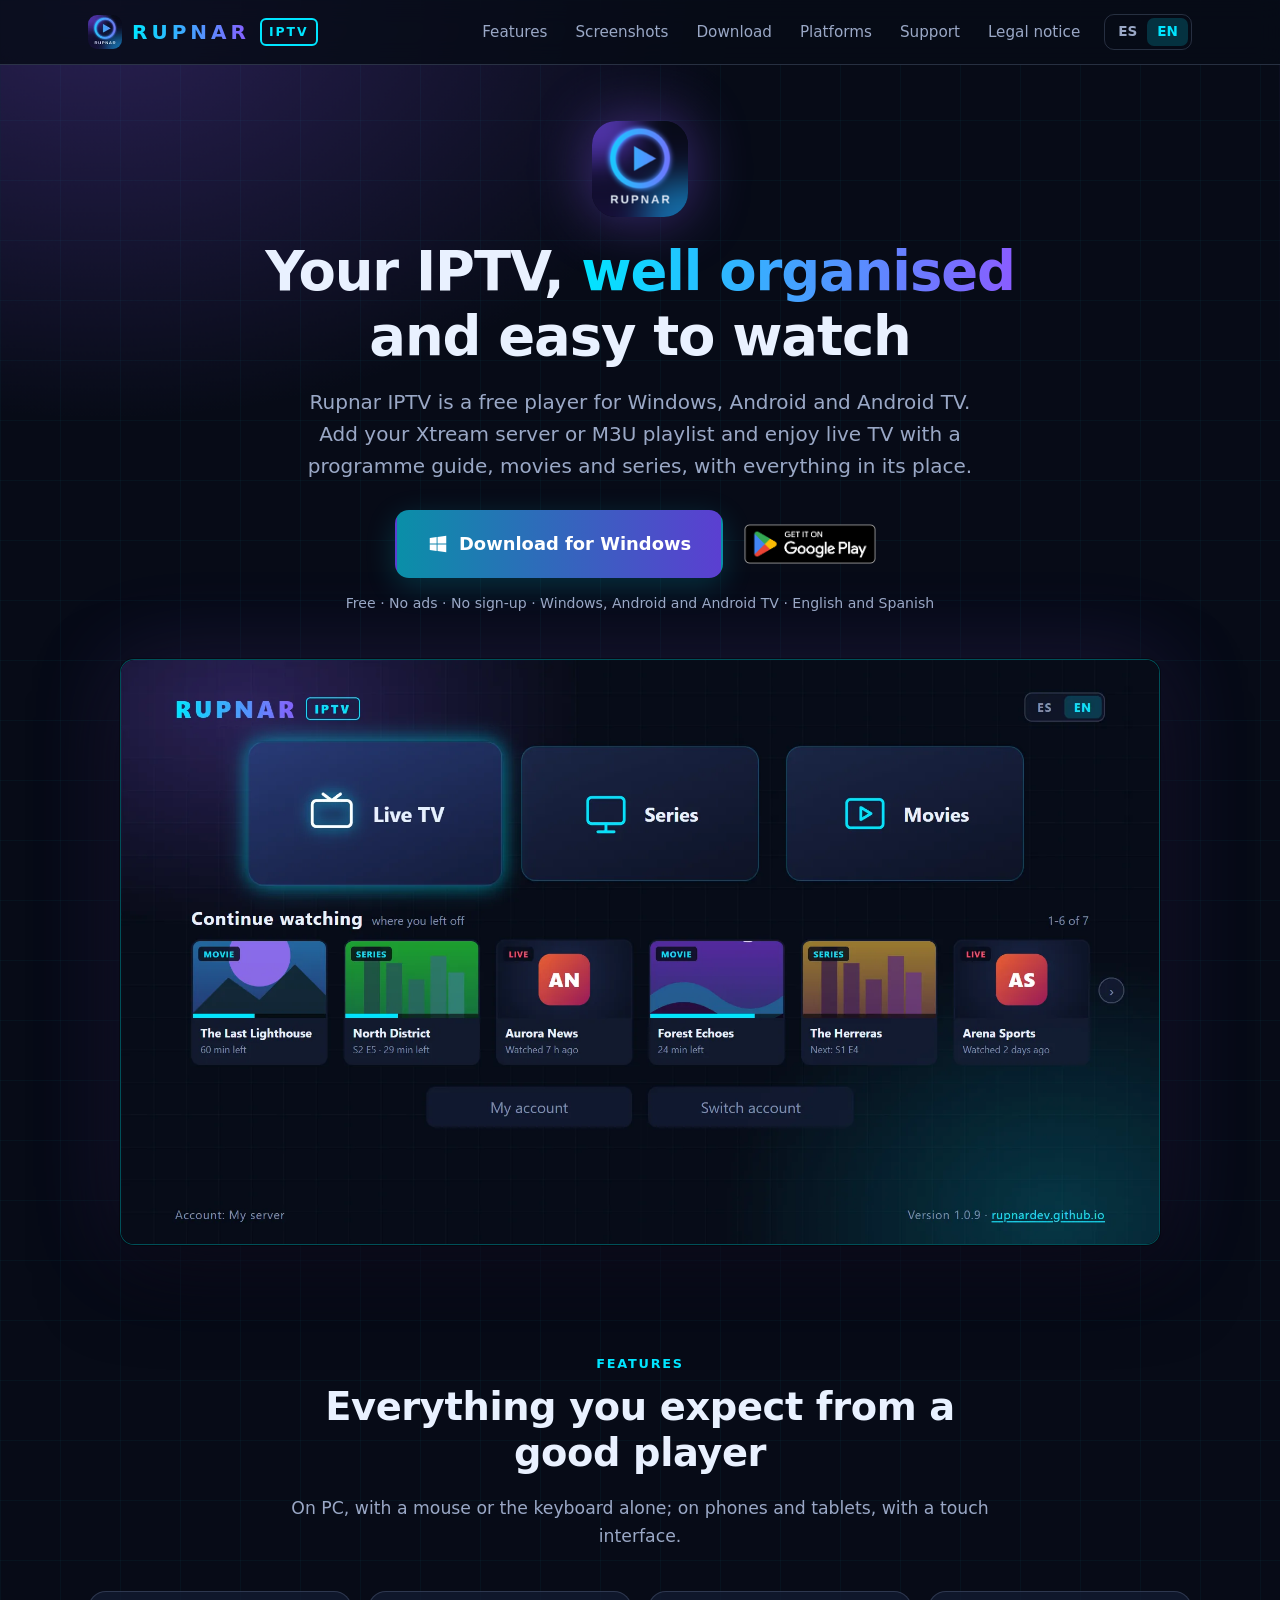
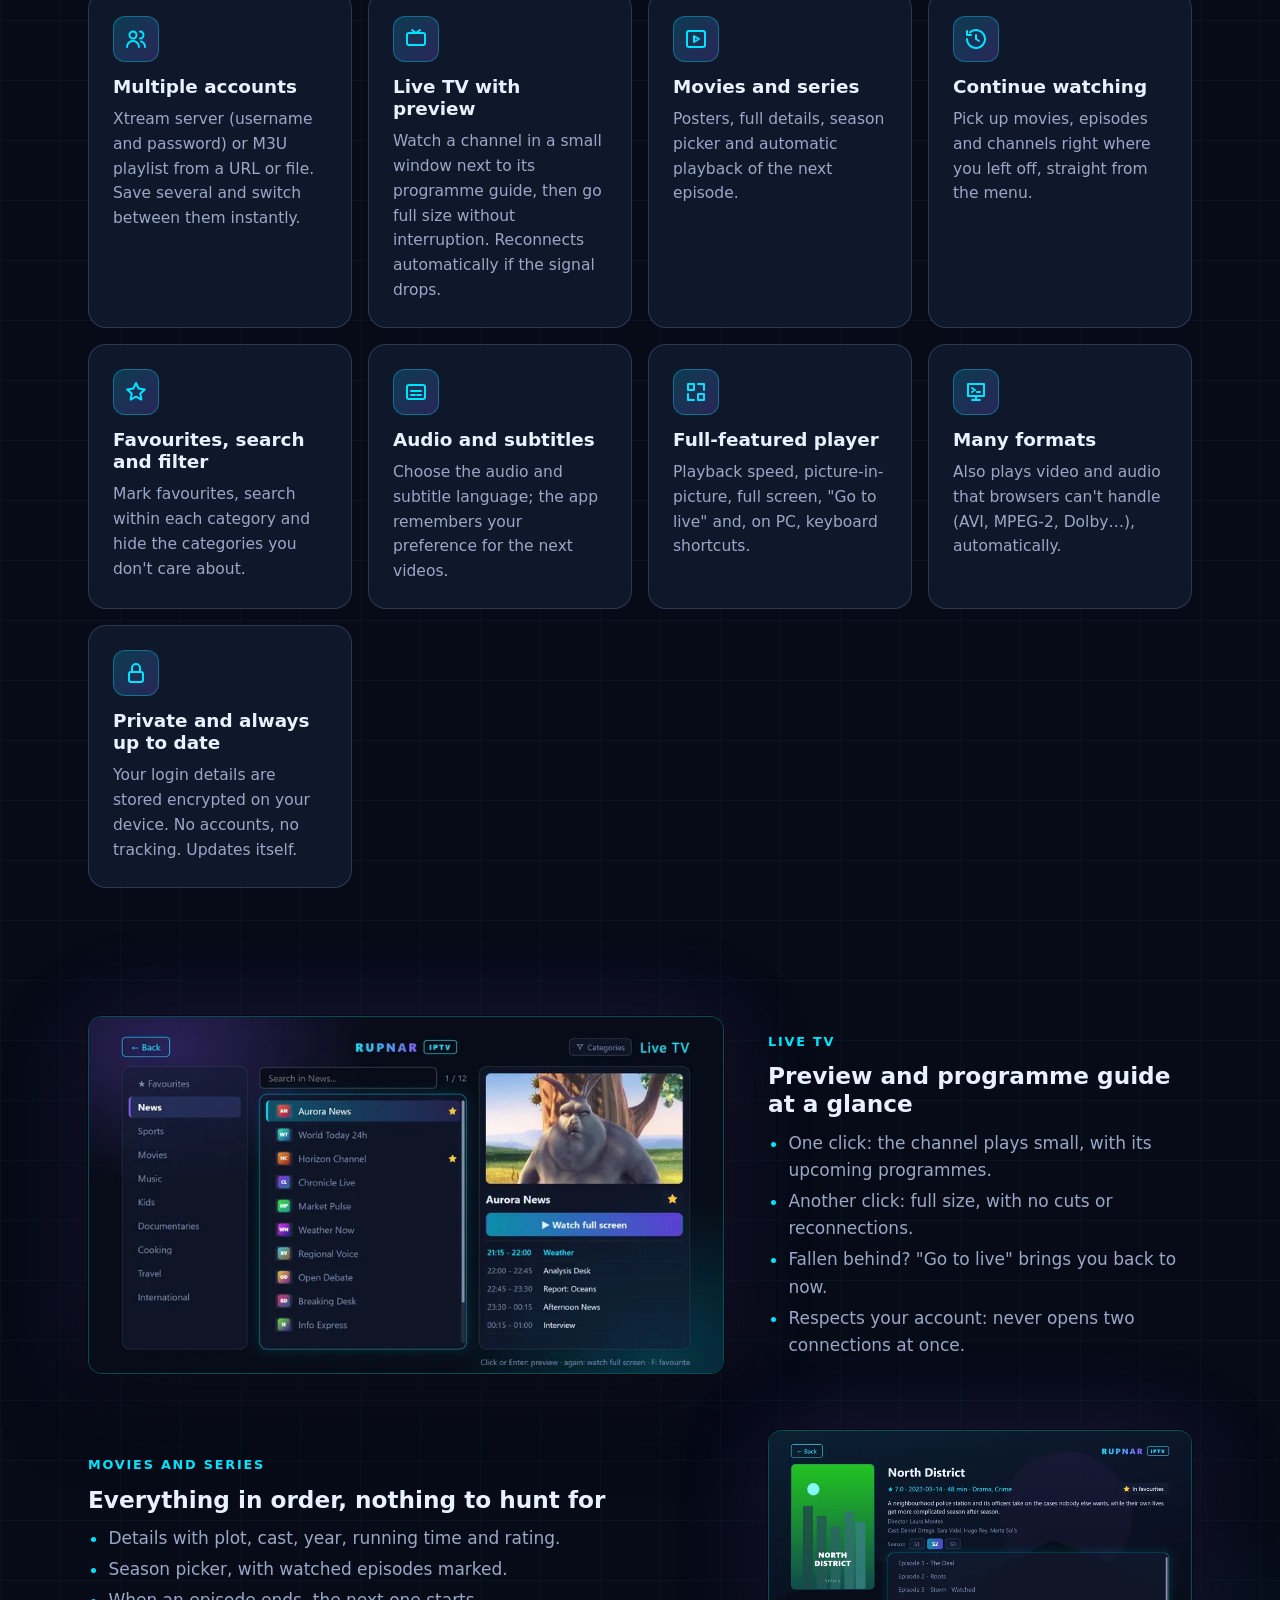
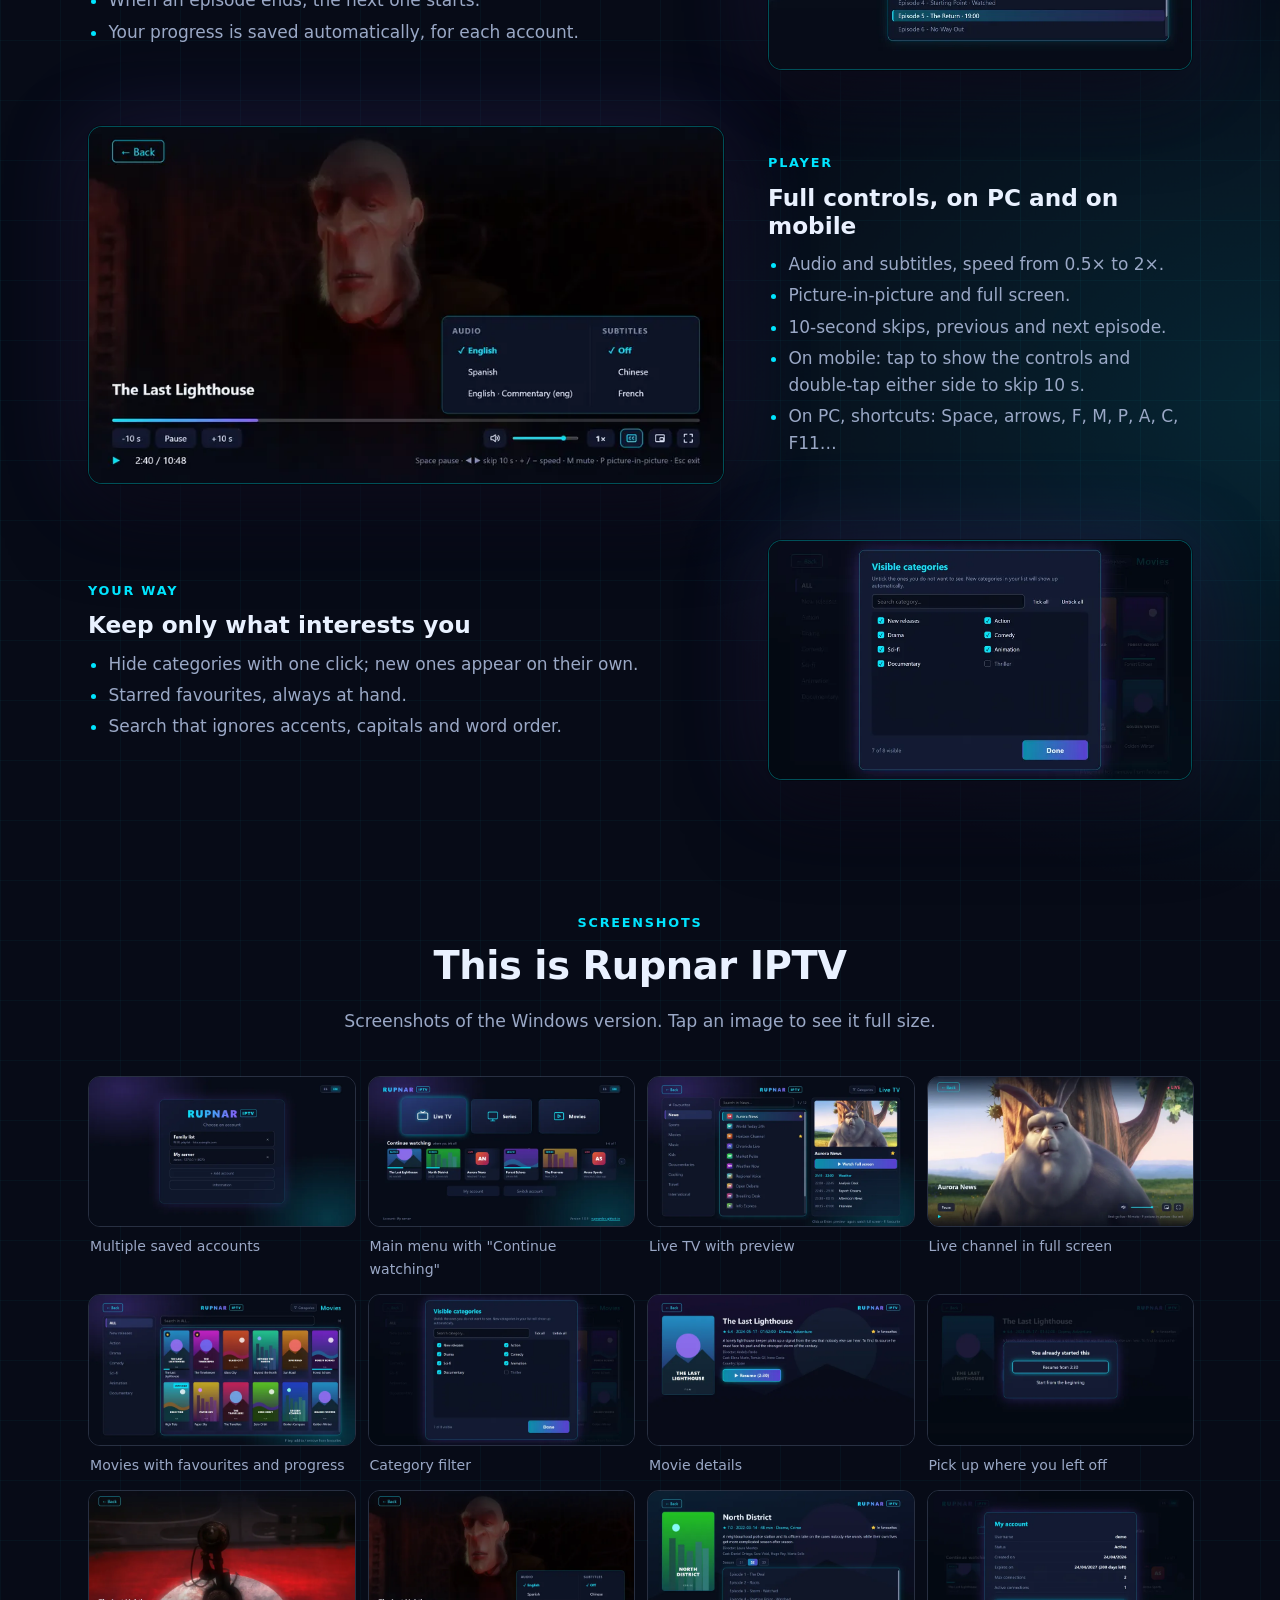
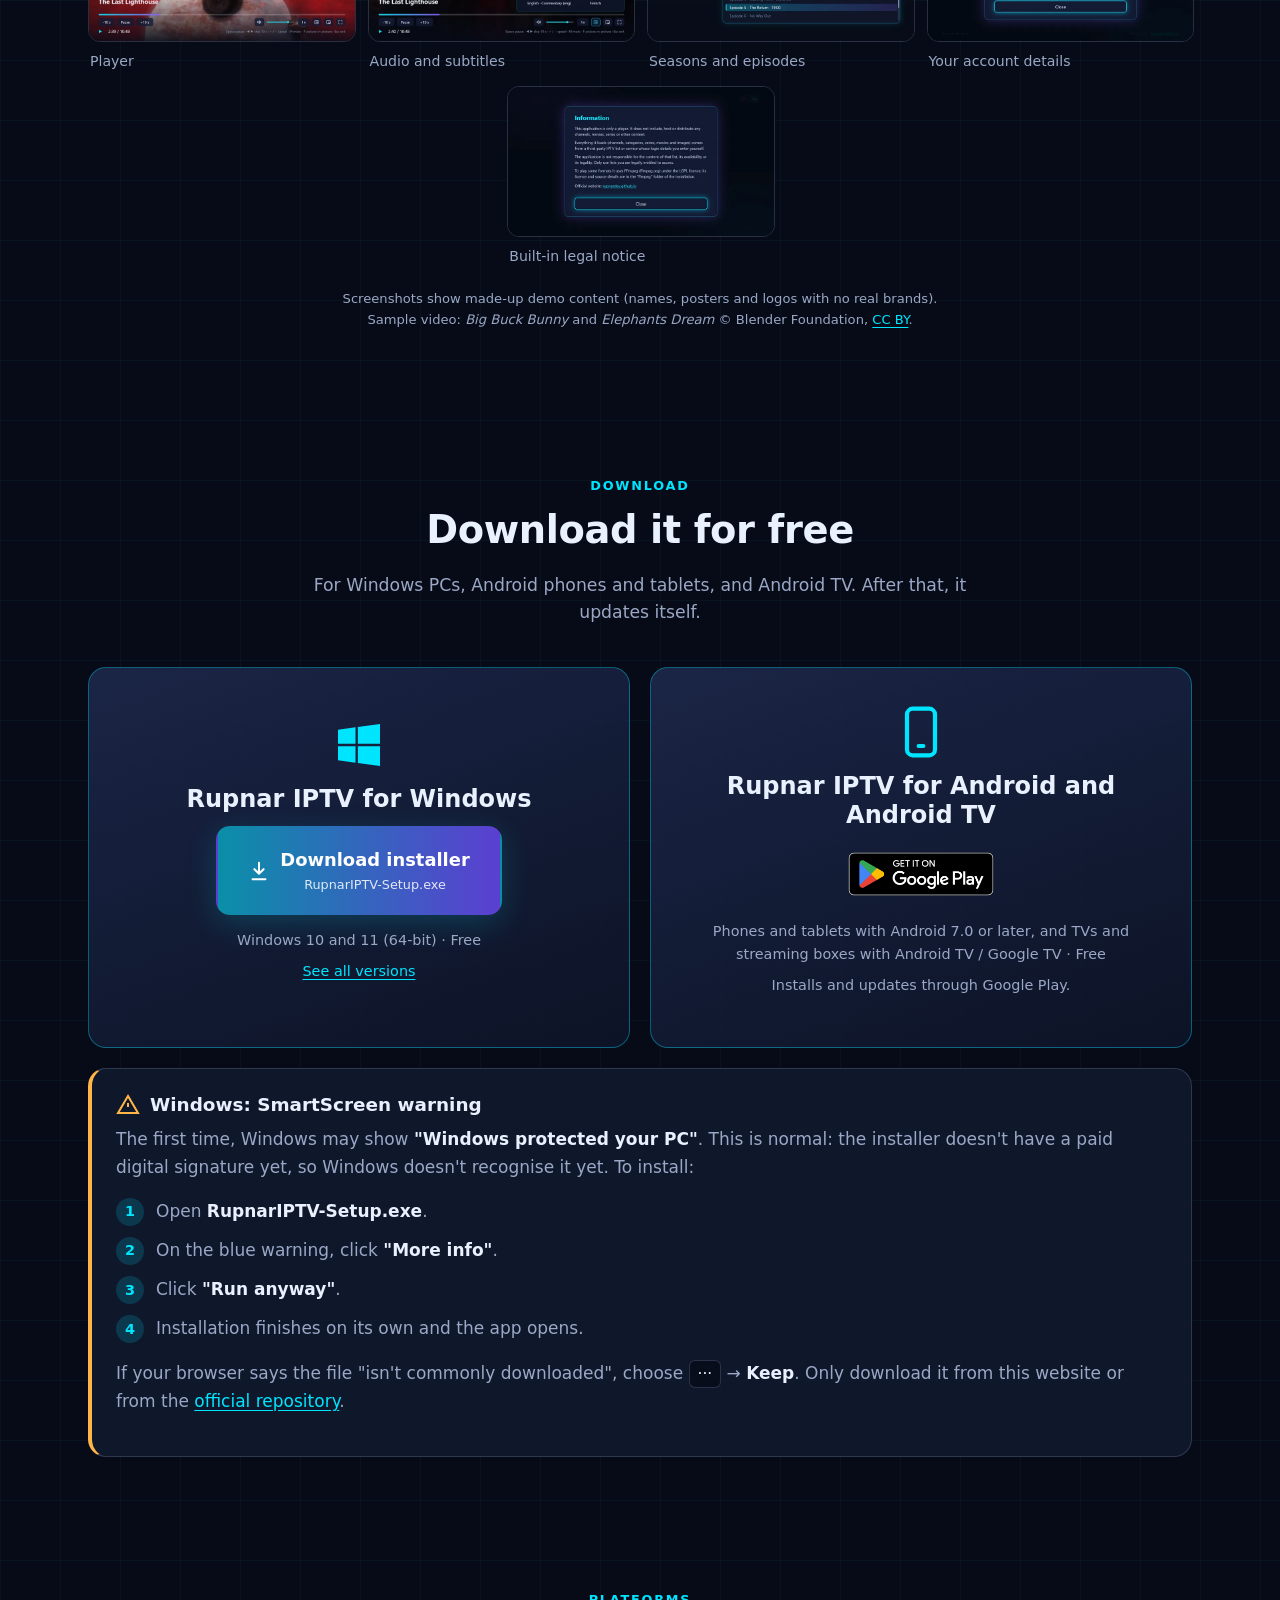
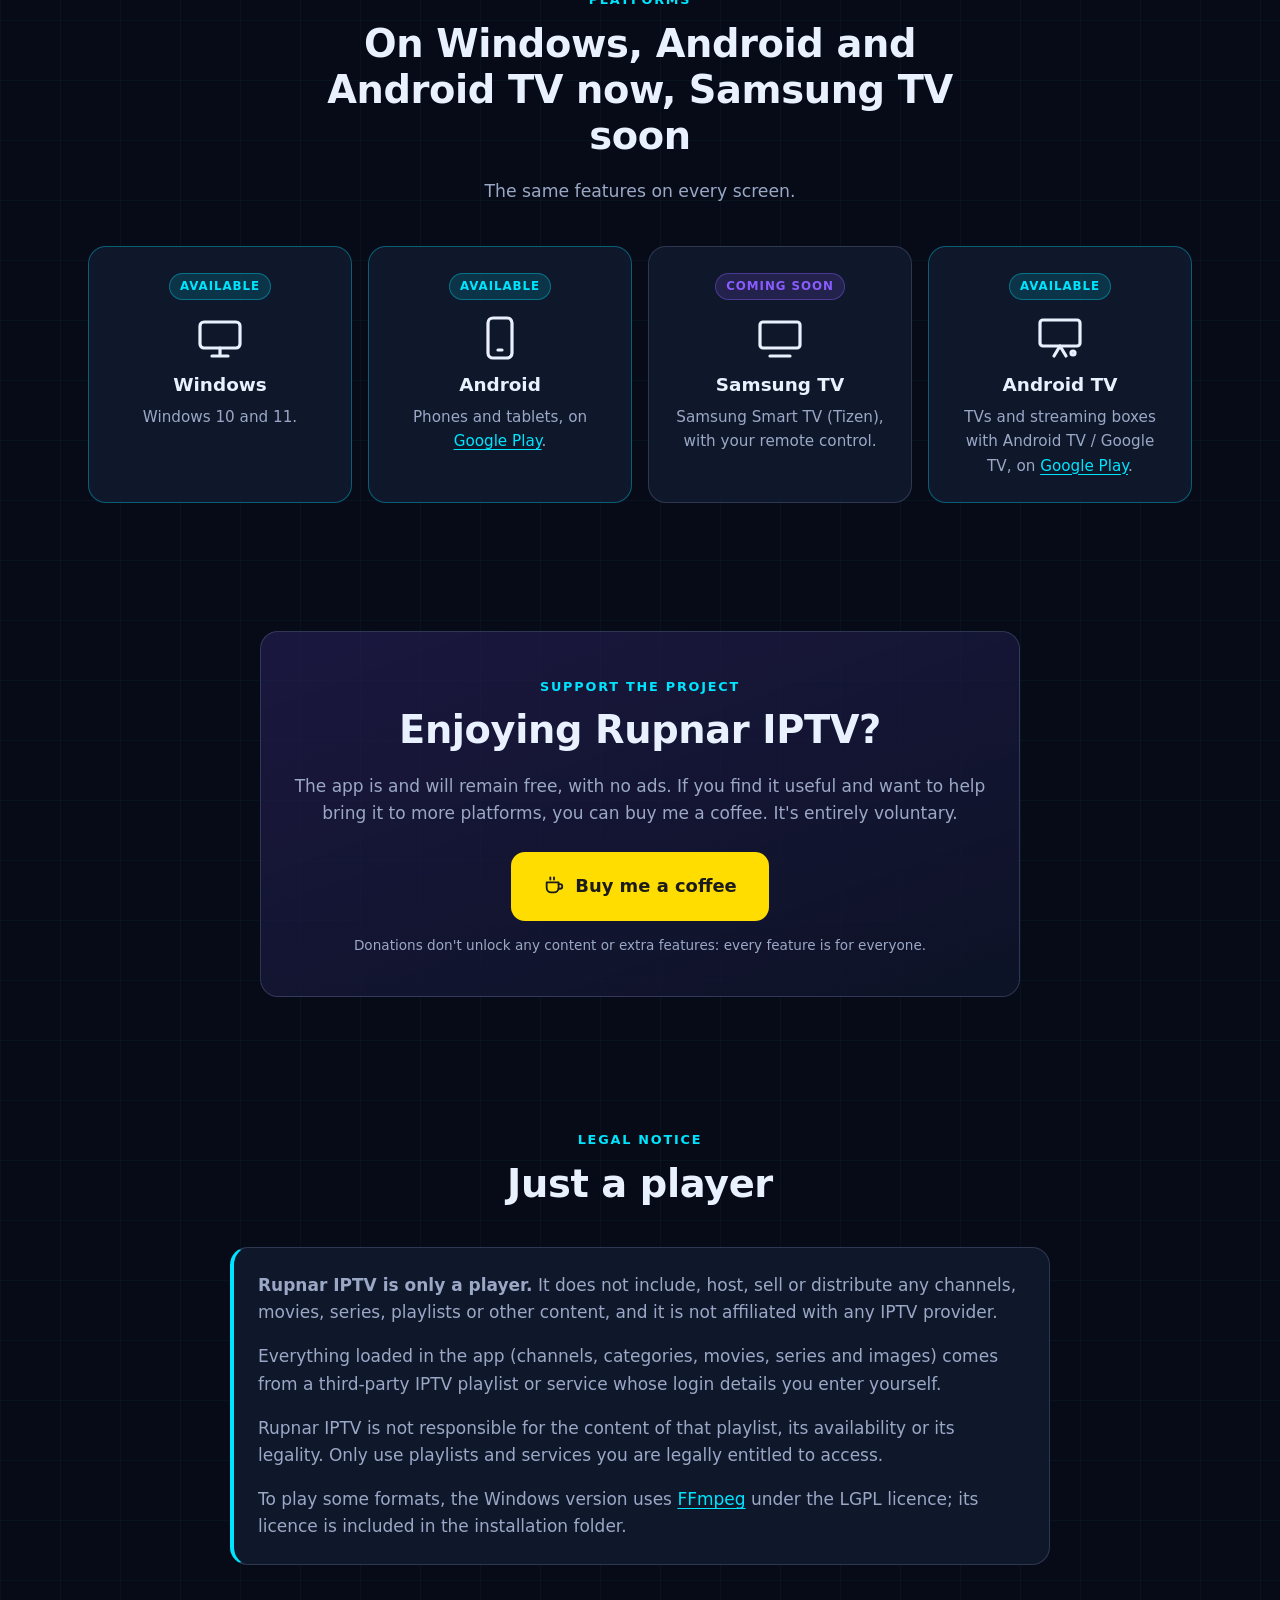
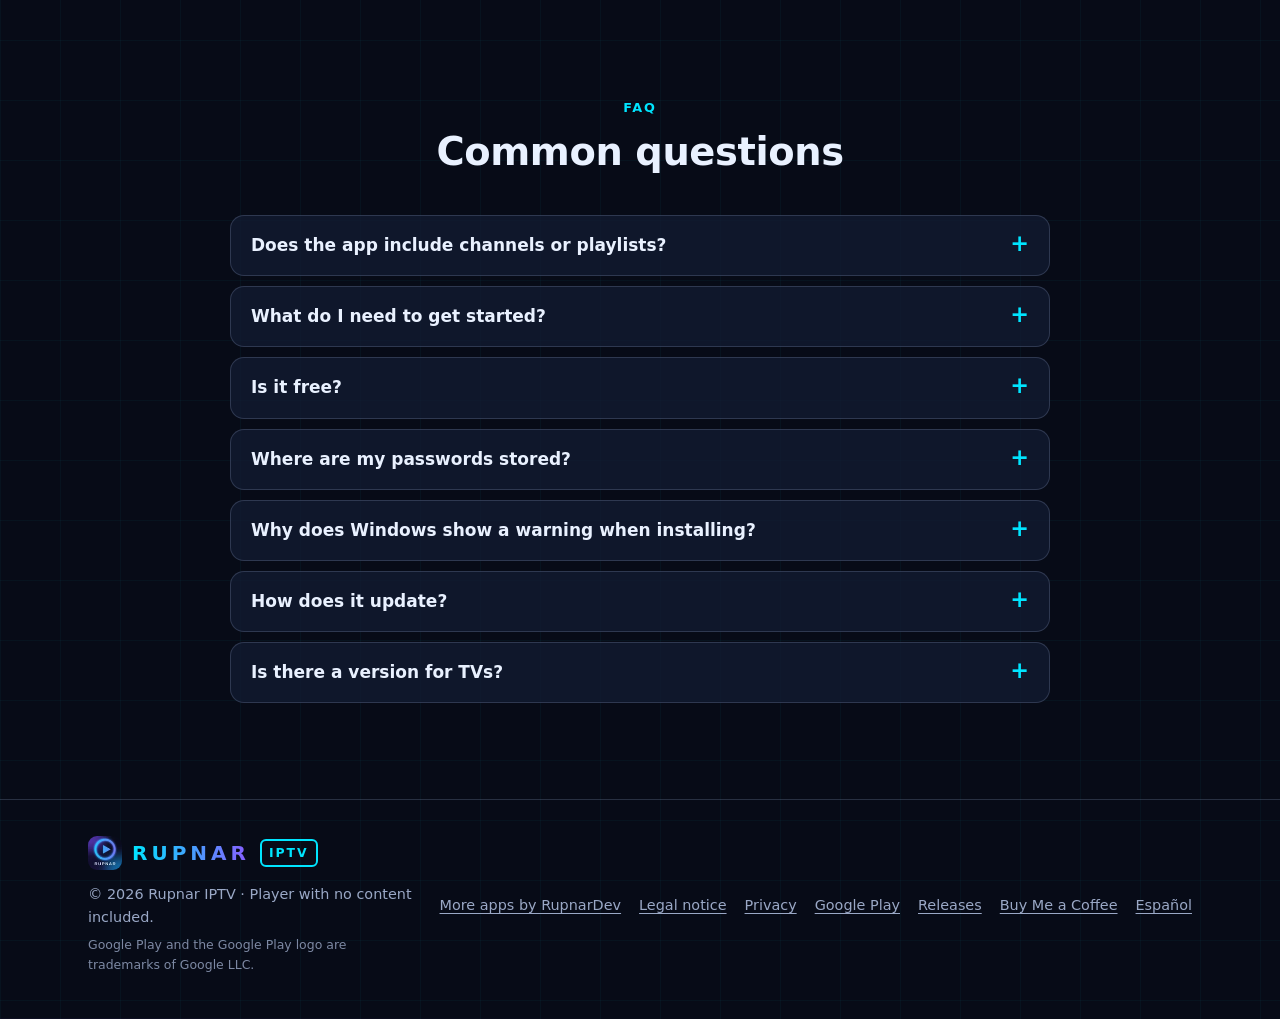
<file: rupnar-iptv/en/index.html>
<!doctype html>
<html lang="en">
<head>
  <meta charset="utf-8">
  <meta name="viewport" content="width=device-width, initial-scale=1">
  <title>Rupnar IPTV — IPTV player for Windows, Android and Android TV</title>
  <meta name="description" content="Rupnar IPTV is a free IPTV player for Windows, Android and Android TV. Use your own Xtream server or M3U playlist: live TV with programme guide, movies, series, continue watching, favourites and more. No content included.">
  <meta name="theme-color" content="#070b17">
  <link rel="canonical" href="https://rupnardev.github.io/rupnar-iptv/en/">
  <link rel="alternate" hreflang="es" href="https://rupnardev.github.io/rupnar-iptv/">
  <link rel="alternate" hreflang="en" href="https://rupnardev.github.io/rupnar-iptv/en/">
  <link rel="alternate" hreflang="x-default" href="https://rupnardev.github.io/rupnar-iptv/">
  <meta property="og:type" content="website">
  <meta property="og:site_name" content="Rupnar IPTV">
  <meta property="og:title" content="Rupnar IPTV — IPTV player for Windows, Android and Android TV">
  <meta property="og:description" content="Free IPTV player. Use your own Xtream server or M3U playlist. No content included.">
  <meta property="og:url" content="https://rupnardev.github.io/rupnar-iptv/en/">
  <meta property="og:image" content="https://rupnardev.github.io/assets/img/og-en.jpg">
  <meta property="og:locale" content="en_GB">
  <meta name="twitter:card" content="summary_large_image">
  <link rel="icon" href="../favicon.ico" sizes="any">
  <link rel="icon" type="image/png" href="../../assets/img/icon-256.png">
  <link rel="apple-touch-icon" href="../../assets/img/apple-touch-icon.png">
  <link rel="stylesheet" href="../../assets/css/site.css">
  <script type="application/ld+json">
  {
    "@context": "https://schema.org",
    "@type": "SoftwareApplication",
    "name": "Rupnar IPTV",
    "operatingSystem": "Windows 10, Windows 11, Android 7.0+, Android TV",
    "applicationCategory": "MultimediaApplication",
    "offers": { "@type": "Offer", "price": "0", "priceCurrency": "EUR" },
    "downloadUrl": "https://github.com/rupnardev/rupnariptv-releases/releases/latest/download/RupnarIPTV-Setup.exe",
    "url": "https://rupnardev.github.io/rupnar-iptv/en/",
    "inLanguage": ["es", "en"]
  }
  </script>
</head>
<body>
<a class="skip" href="#main">Skip to content</a>

<header class="site-header">
  <div class="wrap">
    <a class="brand" href="#top" aria-label="Rupnar IPTV, home">
      <img src="../../assets/img/icon-64.webp" alt="" width="34" height="34">
      <span class="rup">RUPNAR</span><span class="tag">IPTV</span>
    </a>
    <button class="menu-btn" aria-expanded="false" aria-controls="nav" aria-label="Menu">
      <svg viewBox="0 0 24 24" fill="none" stroke="currentColor" stroke-width="2" stroke-linecap="round"><path d="M4 7h16M4 12h16M4 17h16"/></svg>
    </button>
    <nav class="nav" id="nav" aria-label="Main">
      <a href="#features">Features</a>
      <a href="#screenshots">Screenshots</a>
      <a href="#download">Download</a>
      <a href="#platforms">Platforms</a>
      <a href="#support">Support</a>
      <a href="#legal">Legal notice</a>
      <div class="lang" aria-label="Language">
        <a href="../" hreflang="es" lang="es" data-setlang="es">ES</a><span aria-current="true">EN</span>
      </div>
    </nav>
  </div>
</header>

<main id="main">
  <!-- Hero -->
  <section class="hero" id="top">
    <div class="wrap">
      <img class="hero-icon" src="../../assets/img/icon-256.png" alt="Rupnar IPTV icon" width="96" height="96">
      <h1>Your IPTV, <span class="grad">well organised</span> and easy to watch</h1>
      <p class="lead">Rupnar IPTV is a free player for Windows, Android and Android TV. Add your Xtream server or M3U playlist and enjoy live TV with a programme guide, movies and series, with everything in its place.</p>
      <div class="hero-cta">
        <a class="btn btn-primary btn-lg" href="#download">
          <svg viewBox="0 0 24 24" fill="currentColor" aria-hidden="true"><path d="M3 5.5 10.5 4.4v7.1H3zM11.5 4.3 21 3v8.5h-9.5zM3 12.5h7.5v7.1L3 18.5zM11.5 12.5H21V21l-9.5-1.3z"/></svg>
          Download for Windows
        </a>
        <a class="gp-badge" href="https://play.google.com/store/apps/details?id=com.rupnar.iptv" rel="noopener"><img src="../../assets/img/gp-en.png" alt="Get it on Google Play" width="150" height="58"></a>
      </div>
      <p class="hero-meta">Free · No ads · No sign-up · Windows, Android and Android TV · English and Spanish</p>
      <div class="hero-shot frame">
        <img src="../../assets/img/shots/en/02-menu.webp" srcset="../../assets/img/shots/en/02-menu-sm.webp 800w, ../../assets/img/shots/en/02-menu.webp 1920w" sizes="(max-width: 1100px) 100vw, 1040px" width="1920" height="1080" alt="Rupnar IPTV main menu with Live TV, Series, Movies and the Continue watching row" fetchpriority="high">
      </div>
    </div>
  </section>

  <!-- Features -->
  <section id="features">
    <div class="wrap">
      <div class="section-head">
        <span class="eyebrow">Features</span>
        <h2>Everything you expect from a good player</h2>
        <p>On PC, with a mouse or the keyboard alone; on phones and tablets, with a touch interface.</p>
      </div>
      <div class="features">
        <article class="card feature">
          <div class="ico"><svg viewBox="0 0 24 24"><circle cx="9" cy="8" r="3.5"/><path d="M3 20c0-3.3 2.7-6 6-6s6 2.7 6 6"/><path d="M16 4.5a3.5 3.5 0 0 1 0 7M21 20c0-2.6-1.6-4.8-4-5.6"/></svg></div>
          <h3>Multiple accounts</h3>
          <p>Xtream server (username and password) or M3U playlist from a URL or file. Save several and switch between them instantly.</p>
        </article>
        <article class="card feature">
          <div class="ico"><svg viewBox="0 0 24 24"><rect x="3" y="6" width="18" height="12" rx="2"/><path d="M8 3l4 3 4-3"/></svg></div>
          <h3>Live TV with preview</h3>
          <p>Watch a channel in a small window next to its programme guide, then go full size without interruption. Reconnects automatically if the signal drops.</p>
        </article>
        <article class="card feature">
          <div class="ico"><svg viewBox="0 0 24 24"><rect x="3" y="4" width="18" height="16" rx="2"/><path d="M10 9l5 3-5 3z"/></svg></div>
          <h3>Movies and series</h3>
          <p>Posters, full details, season picker and automatic playback of the next episode.</p>
        </article>
        <article class="card feature">
          <div class="ico"><svg viewBox="0 0 24 24"><path d="M3 12a9 9 0 1 0 3-6.7"/><path d="M3 4v4h4"/><path d="M12 8v4l3 2"/></svg></div>
          <h3>Continue watching</h3>
          <p>Pick up movies, episodes and channels right where you left off, straight from the menu.</p>
        </article>
        <article class="card feature">
          <div class="ico"><svg viewBox="0 0 24 24"><path d="M12 3l2.7 5.6 6.1.8-4.5 4.2 1.1 6-5.4-2.9-5.4 2.9 1.1-6L3.2 9.4l6.1-.8z"/></svg></div>
          <h3>Favourites, search and filter</h3>
          <p>Mark favourites, search within each category and hide the categories you don't care about.</p>
        </article>
        <article class="card feature">
          <div class="ico"><svg viewBox="0 0 24 24"><rect x="3" y="5" width="18" height="14" rx="2"/><path d="M7 15h4M13 15h4M7 11h10"/></svg></div>
          <h3>Audio and subtitles</h3>
          <p>Choose the audio and subtitle language; the app remembers your preference for the next videos.</p>
        </article>
        <article class="card feature">
          <div class="ico"><svg viewBox="0 0 24 24"><path d="M4 4h6v6H4zM14 14h6v6h-6z"/><path d="M14 4h6v6M4 14v6h6"/></svg></div>
          <h3>Full-featured player</h3>
          <p>Playback speed, picture-in-picture, full screen, "Go to live" and, on PC, keyboard shortcuts.</p>
        </article>
        <article class="card feature">
          <div class="ico"><svg viewBox="0 0 24 24"><path d="M4 4h16v12H4z"/><path d="M8 20h8M12 16v4"/><path d="M8 8l3 2-3 2M13 12h3"/></svg></div>
          <h3>Many formats</h3>
          <p>Also plays video and audio that browsers can't handle (AVI, MPEG-2, Dolby…), automatically.</p>
        </article>
        <article class="card feature">
          <div class="ico"><svg viewBox="0 0 24 24"><rect x="5" y="11" width="14" height="10" rx="2"/><path d="M8 11V7a4 4 0 0 1 8 0v4"/></svg></div>
          <h3>Private and always up to date</h3>
          <p>Your login details are stored encrypted on your device. No accounts, no tracking. Updates itself.</p>
        </article>
      </div>
    </div>
  </section>

  <!-- Tour -->
  <section id="tour" aria-label="App tour">
    <div class="wrap tour">
      <div class="tour-item">
        <div class="frame"><button type="button" data-full="../../assets/img/shots/en/03-canales-vista-previa.webp" data-caption="Live TV with preview and programme guide"><img src="../../assets/img/shots/en/03-canales-vista-previa-sm.webp" srcset="../../assets/img/shots/en/03-canales-vista-previa-sm.webp 800w, ../../assets/img/shots/en/03-canales-vista-previa.webp 1920w" sizes="(max-width: 900px) 100vw, 640px" width="1920" height="1080" loading="lazy" alt="Live TV screen: categories, channel list and preview with programme guide"></button></div>
        <div>
          <span class="eyebrow">Live TV</span>
          <h3>Preview and programme guide at a glance</h3>
          <ul>
            <li>One click: the channel plays small, with its upcoming programmes.</li>
            <li>Another click: full size, with no cuts or reconnections.</li>
            <li>Fallen behind? "Go to live" brings you back to now.</li>
            <li>Respects your account: never opens two connections at once.</li>
          </ul>
        </div>
      </div>
      <div class="tour-item">
        <div class="frame"><button type="button" data-full="../../assets/img/shots/en/11-serie-temporadas.webp" data-caption="Series with seasons and episodes"><img src="../../assets/img/shots/en/11-serie-temporadas-sm.webp" srcset="../../assets/img/shots/en/11-serie-temporadas-sm.webp 800w, ../../assets/img/shots/en/11-serie-temporadas.webp 1920w" sizes="(max-width: 900px) 100vw, 640px" width="1920" height="1080" loading="lazy" alt="Series details with season picker and episode list"></button></div>
        <div>
          <span class="eyebrow">Movies and series</span>
          <h3>Everything in order, nothing to hunt for</h3>
          <ul>
            <li>Details with plot, cast, year, running time and rating.</li>
            <li>Season picker, with watched episodes marked.</li>
            <li>When an episode ends, the next one starts.</li>
            <li>Your progress is saved automatically, for each account.</li>
          </ul>
        </div>
      </div>
      <div class="tour-item">
        <div class="frame"><button type="button" data-full="../../assets/img/shots/en/10-audio-subtitulos.webp" data-caption="Choose audio language and subtitles"><img src="../../assets/img/shots/en/10-audio-subtitulos-sm.webp" srcset="../../assets/img/shots/en/10-audio-subtitulos-sm.webp 800w, ../../assets/img/shots/en/10-audio-subtitulos.webp 1920w" sizes="(max-width: 900px) 100vw, 640px" width="1920" height="1080" loading="lazy" alt="Player with the audio and subtitles menu open"></button></div>
        <div>
          <span class="eyebrow">Player</span>
          <h3>Full controls, on PC and on mobile</h3>
          <ul>
            <li>Audio and subtitles, speed from 0.5× to 2×.</li>
            <li>Picture-in-picture and full screen.</li>
            <li>10-second skips, previous and next episode.</li>
            <li>On mobile: tap to show the controls and double-tap either side to skip 10 s.</li>
            <li>On PC, shortcuts: Space, arrows, F, M, P, A, C, F11…</li>
          </ul>
        </div>
      </div>
      <div class="tour-item">
        <div class="frame"><button type="button" data-full="../../assets/img/shots/en/06-filtro-categorias.webp" data-caption="Choose which categories are shown"><img src="../../assets/img/shots/en/06-filtro-categorias-sm.webp" srcset="../../assets/img/shots/en/06-filtro-categorias-sm.webp 800w, ../../assets/img/shots/en/06-filtro-categorias.webp 1920w" sizes="(max-width: 900px) 100vw, 640px" width="1920" height="1080" loading="lazy" alt="Window to choose which categories are shown"></button></div>
        <div>
          <span class="eyebrow">Your way</span>
          <h3>Keep only what interests you</h3>
          <ul>
            <li>Hide categories with one click; new ones appear on their own.</li>
            <li>Starred favourites, always at hand.</li>
            <li>Search that ignores accents, capitals and word order.</li>
          </ul>
        </div>
      </div>
    </div>
  </section>

  <!-- Gallery -->
  <section id="screenshots">
    <div class="wrap">
      <div class="section-head">
        <span class="eyebrow">Screenshots</span>
        <h2>This is Rupnar IPTV</h2>
        <p>Screenshots of the Windows version. Tap an image to see it full size.</p>
      </div>
      <div class="gallery">
        <figure><button type="button" data-full="../../assets/img/shots/en/01-cuentas.webp"><img src="../../assets/img/shots/en/01-cuentas-sm.webp" width="800" height="450" loading="lazy" alt="Multiple saved accounts (Xtream and M3U)"></button><figcaption>Multiple saved accounts</figcaption></figure>
        <figure><button type="button" data-full="../../assets/img/shots/en/02-menu.webp"><img src="../../assets/img/shots/en/02-menu-sm.webp" width="800" height="450" loading="lazy" alt="Main menu with Continue watching"></button><figcaption>Main menu with "Continue watching"</figcaption></figure>
        <figure><button type="button" data-full="../../assets/img/shots/en/03-canales-vista-previa.webp"><img src="../../assets/img/shots/en/03-canales-vista-previa-sm.webp" width="800" height="450" loading="lazy" alt="Live TV with preview and programme guide"></button><figcaption>Live TV with preview</figcaption></figure>
        <figure><button type="button" data-full="../../assets/img/shots/en/04-directo.webp"><img src="../../assets/img/shots/en/04-directo-sm.webp" width="800" height="450" loading="lazy" alt="Live channel in full screen"></button><figcaption>Live channel in full screen</figcaption></figure>
        <figure><button type="button" data-full="../../assets/img/shots/en/05-peliculas.webp"><img src="../../assets/img/shots/en/05-peliculas-sm.webp" width="800" height="450" loading="lazy" alt="Movie grid with favourites and progress"></button><figcaption>Movies with favourites and progress</figcaption></figure>
        <figure><button type="button" data-full="../../assets/img/shots/en/06-filtro-categorias.webp"><img src="../../assets/img/shots/en/06-filtro-categorias-sm.webp" width="800" height="450" loading="lazy" alt="Choose which categories are shown"></button><figcaption>Category filter</figcaption></figure>
        <figure><button type="button" data-full="../../assets/img/shots/en/07-pelicula-detalle.webp"><img src="../../assets/img/shots/en/07-pelicula-detalle-sm.webp" width="800" height="450" loading="lazy" alt="Movie details with the Resume button"></button><figcaption>Movie details</figcaption></figure>
        <figure><button type="button" data-full="../../assets/img/shots/en/08-continuar.webp"><img src="../../assets/img/shots/en/08-continuar-sm.webp" width="800" height="450" loading="lazy" alt="Dialog to resume or start from the beginning"></button><figcaption>Pick up where you left off</figcaption></figure>
        <figure><button type="button" data-full="../../assets/img/shots/en/09-reproductor.webp"><img src="../../assets/img/shots/en/09-reproductor-sm.webp" width="800" height="450" loading="lazy" alt="Player with all its controls"></button><figcaption>Player</figcaption></figure>
        <figure><button type="button" data-full="../../assets/img/shots/en/10-audio-subtitulos.webp"><img src="../../assets/img/shots/en/10-audio-subtitulos-sm.webp" width="800" height="450" loading="lazy" alt="Choose audio language and subtitles"></button><figcaption>Audio and subtitles</figcaption></figure>
        <figure><button type="button" data-full="../../assets/img/shots/en/11-serie-temporadas.webp"><img src="../../assets/img/shots/en/11-serie-temporadas-sm.webp" width="800" height="450" loading="lazy" alt="Series with season picker and episodes"></button><figcaption>Seasons and episodes</figcaption></figure>
        <figure><button type="button" data-full="../../assets/img/shots/en/12-mi-cuenta.webp"><img src="../../assets/img/shots/en/12-mi-cuenta-sm.webp" width="800" height="450" loading="lazy" alt="Account details: status, expiry and connections"></button><figcaption>Your account details</figcaption></figure>
        <figure><button type="button" data-full="../../assets/img/shots/en/13-informacion.webp"><img src="../../assets/img/shots/en/13-informacion-sm.webp" width="800" height="450" loading="lazy" alt="Information window with the legal notice"></button><figcaption>Built-in legal notice</figcaption></figure>
      </div>
      <p class="credit">Screenshots show made-up demo content (names, posters and logos with no real brands).<br>Sample video: <em>Big Buck Bunny</em> and <em>Elephants Dream</em> © Blender Foundation, <a href="https://creativecommons.org/licenses/by/3.0/" rel="noopener">CC BY</a>.</p>
    </div>
  </section>

  <!-- Download -->
  <section id="download">
    <div class="wrap">
      <div class="section-head">
        <span class="eyebrow">Download</span>
        <h2>Download it for free</h2>
        <p>For Windows PCs, Android phones and tablets, and Android TV. After that, it updates itself.</p>
      </div>
      <div class="download">
        <div class="card download-main">
          <svg class="win" viewBox="0 0 24 24" fill="#00e5ff" aria-hidden="true"><path d="M3 5.5 10.5 4.4v7.1H3zM11.5 4.3 21 3v8.5h-9.5zM3 12.5h7.5v7.1L3 18.5zM11.5 12.5H21V21l-9.5-1.3z"/></svg>
          <h3>Rupnar IPTV for Windows</h3>
          <a class="btn btn-primary btn-lg" href="https://github.com/rupnardev/rupnariptv-releases/releases/latest/download/RupnarIPTV-Setup.exe" rel="noopener">
            <svg viewBox="0 0 24 24" fill="none" stroke="currentColor" stroke-width="2.2" stroke-linecap="round" stroke-linejoin="round" aria-hidden="true"><path d="M12 3v12M7 10l5 5 5-5M5 21h14"/></svg>
            <span>Download installer<small>RupnarIPTV-Setup.exe</small></span>
          </a>
          <p class="req" id="release-info" data-label="Version">Windows 10 and 11 (64-bit) · Free</p>
          <p class="alt"><a href="https://github.com/rupnardev/rupnariptv-releases/releases" rel="noopener">See all versions</a></p>
        </div>
        <div class="card download-main">
          <svg class="win" viewBox="0 0 24 24" fill="none" stroke="#00e5ff" stroke-width="1.8" stroke-linecap="round" stroke-linejoin="round" aria-hidden="true"><rect x="6" y="2" width="12" height="20" rx="2.5"/><path d="M11 18h2"/></svg>
          <h3>Rupnar IPTV for Android and Android TV</h3>
          <a class="gp-badge" href="https://play.google.com/store/apps/details?id=com.rupnar.iptv" rel="noopener"><img src="../../assets/img/gp-en.png" alt="Get it on Google Play" width="165" height="64"></a>
          <p class="req">Phones and tablets with Android 7.0 or later, and TVs and streaming boxes with Android TV / Google TV · Free</p>
          <p class="alt">Installs and updates through Google Play.</p>
        </div>
        <div class="card notice">
          <h3><svg viewBox="0 0 24 24" aria-hidden="true"><path d="M12 3 2 20h20z"/><path d="M12 10v4M12 17h.01"/></svg> Windows: SmartScreen warning</h3>
          <p>The first time, Windows may show <strong>"Windows protected your PC"</strong>. This is normal: the installer doesn't have a paid digital signature yet, so Windows doesn't recognise it yet. To install:</p>
          <ol class="steps">
            <li>Open <strong>RupnarIPTV-Setup.exe</strong>.</li>
            <li>On the blue warning, click <strong>"More info"</strong>.</li>
            <li>Click <strong>"Run anyway"</strong>.</li>
            <li>Installation finishes on its own and the app opens.</li>
          </ol>
          <p>If your browser says the file "isn't commonly downloaded", choose <span class="kbd">···</span> → <strong>Keep</strong>. Only download it from this website or from the <a href="https://github.com/rupnardev/rupnariptv-releases/releases" rel="noopener">official repository</a>.</p>
        </div>
      </div>
    </div>
  </section>

  <!-- Platforms -->
  <section id="platforms">
    <div class="wrap">
      <div class="section-head">
        <span class="eyebrow">Platforms</span>
        <h2>On Windows, Android and Android TV now, Samsung TV soon</h2>
        <p>The same features on every screen.</p>
      </div>
      <div class="platforms">
        <div class="card platform available">
          <span class="badge badge-ok">Available</span>
          <svg viewBox="0 0 24 24"><rect x="2" y="4" width="20" height="13" rx="2"/><path d="M8 21h8M12 17v4"/></svg>
          <h3>Windows</h3>
          <p>Windows 10 and 11.</p>
        </div>
        <div class="card platform available">
          <span class="badge badge-ok">Available</span>
          <svg viewBox="0 0 24 24"><rect x="6" y="2" width="12" height="20" rx="2.5"/><path d="M11 18h2"/></svg>
          <h3>Android</h3>
          <p>Phones and tablets, on <a href="https://play.google.com/store/apps/details?id=com.rupnar.iptv" rel="noopener">Google Play</a>.</p>
        </div>
        <div class="card platform">
          <span class="badge badge-soon">Coming soon</span>
          <svg viewBox="0 0 24 24"><rect x="2" y="4" width="20" height="13" rx="1.5"/><path d="M7 21h10"/></svg>
          <h3>Samsung TV</h3>
          <p>Samsung Smart TV (Tizen), with your remote control.</p>
        </div>
        <div class="card platform available">
          <span class="badge badge-ok">Available</span>
          <svg viewBox="0 0 24 24"><rect x="2" y="3" width="20" height="13" rx="1.5"/><path d="M9 21l3-5 3 5"/><circle cx="18.5" cy="19.5" r="1"/></svg>
          <h3>Android TV</h3>
          <p>TVs and streaming boxes with Android TV / Google TV, on <a href="https://play.google.com/store/apps/details?id=com.rupnar.iptv" rel="noopener">Google Play</a>.</p>
        </div>
      </div>
    </div>
  </section>

  <!-- Support -->
  <section id="support">
    <div class="wrap">
      <div class="card support">
        <span class="eyebrow">Support the project</span>
        <h2>Enjoying Rupnar IPTV?</h2>
        <p>The app is and will remain free, with no ads. If you find it useful and want to help bring it to more platforms, you can buy me a coffee. It's entirely voluntary.</p>
        <a class="btn btn-coffee btn-lg" href="https://buymeacoffee.com/rupnardev" rel="noopener" target="_blank">
          <svg viewBox="0 0 24 24" fill="none" stroke="currentColor" stroke-width="2" stroke-linecap="round" stroke-linejoin="round" aria-hidden="true"><path d="M4 8h13v6a5 5 0 0 1-5 5H9a5 5 0 0 1-5-5z"/><path d="M17 10h1.5a2.5 2.5 0 0 1 0 5H17"/><path d="M8 2.5v2.5M12 2.5v2.5"/></svg>
          Buy me a coffee
        </a>
        <small>Donations don't unlock any content or extra features: every feature is for everyone.</small>
      </div>
    </div>
  </section>

  <!-- Legal notice -->
  <section id="legal">
    <div class="wrap">
      <div class="section-head">
        <span class="eyebrow">Legal notice</span>
        <h2>Just a player</h2>
      </div>
      <div class="card legal">
        <p><strong>Rupnar IPTV is only a player.</strong> It does not include, host, sell or distribute any channels, movies, series, playlists or other content, and it is not affiliated with any IPTV provider.</p>
        <p>Everything loaded in the app (channels, categories, movies, series and images) comes from a third-party IPTV playlist or service whose login details you enter yourself.</p>
        <p>Rupnar IPTV is not responsible for the content of that playlist, its availability or its legality. Only use playlists and services you are legally entitled to access.</p>
        <p>To play some formats, the Windows version uses <a href="https://ffmpeg.org" rel="noopener">FFmpeg</a> under the LGPL licence; its licence is included in the installation folder.</p>
      </div>
    </div>
  </section>

  <!-- FAQ -->
  <section id="faq">
    <div class="wrap">
      <div class="section-head">
        <span class="eyebrow">FAQ</span>
        <h2>Common questions</h2>
      </div>
      <div class="faq">
        <details>
          <summary>Does the app include channels or playlists?</summary>
          <p>No. Rupnar IPTV is only a player: you need your own IPTV service (Xtream server or M3U playlist) provided by a third party.</p>
        </details>
        <details>
          <summary>What do I need to get started?</summary>
          <p>Your service's login details: the server URL with your username and password (Xtream), or the address or file of your M3U playlist.</p>
        </details>
        <details>
          <summary>Is it free?</summary>
          <p>Yes, completely: no ads, no subscriptions and no paid features. Donations are voluntary.</p>
        </details>
        <details>
          <summary>Where are my passwords stored?</summary>
          <p>Only on your device, encrypted: on Windows, with the operating system's own protection; on Android, with Android Keystore. They are never sent anywhere except the IPTV server you specify. More details in the <a href="privacy.html">privacy policy</a>.</p>
        </details>
        <details>
          <summary>Why does Windows show a warning when installing?</summary>
          <p>Because the installer isn't digitally signed yet. Click "More info" and then "Run anyway". See the <a href="#download">installation steps</a>.</p>
        </details>
        <details>
          <summary>How does it update?</summary>
          <p>On its own. On Windows, it checks for a new version when it opens and installs it automatically; on Android, it updates through Google Play.</p>
        </details>
        <details>
          <summary>Is there a version for TVs?</summary>
          <p>Yes: on TVs and streaming boxes with Android TV / Google TV, install it from Google Play and use it with your remote. The Samsung TV version is on the way.</p>
        </details>
      </div>
    </div>
  </section>
</main>

<footer class="site-footer">
  <div class="wrap">
    <div>
      <a class="brand" href="#top"><img src="../../assets/img/icon-64.webp" alt="" width="34" height="34"><span class="rup">RUPNAR</span><span class="tag">IPTV</span></a>
      <p>© 2026 Rupnar IPTV · Player with no content included.</p>
      <p class="tm">Google Play and the Google Play logo are trademarks of Google LLC.</p>
    </div>
    <nav class="footer-links" aria-label="Footer">
      <a href="../../en/">More apps by RupnarDev</a>
      <a href="#legal">Legal notice</a>
      <a href="privacy.html">Privacy</a>
      <a href="https://play.google.com/store/apps/details?id=com.rupnar.iptv" rel="noopener">Google Play</a>
      <a href="https://github.com/rupnardev/rupnariptv-releases/releases" rel="noopener">Releases</a>
      <a href="https://buymeacoffee.com/rupnardev" rel="noopener">Buy Me a Coffee</a>
      <a href="../" hreflang="es" lang="es" data-setlang="es">Español</a>
    </nav>
  </div>
</footer>

<div class="lightbox" id="lightbox" role="dialog" aria-modal="true" aria-label="Enlarged screenshot">
  <button class="lb-btn lb-close" type="button" aria-label="Close">×</button>
  <button class="lb-btn lb-prev" type="button" aria-label="Previous">‹</button>
  <img alt="">
  <p></p>
  <button class="lb-btn lb-next" type="button" aria-label="Next">›</button>
</div>

<script src="../../assets/js/site.js" defer></script>
</body>
</html>
</file>
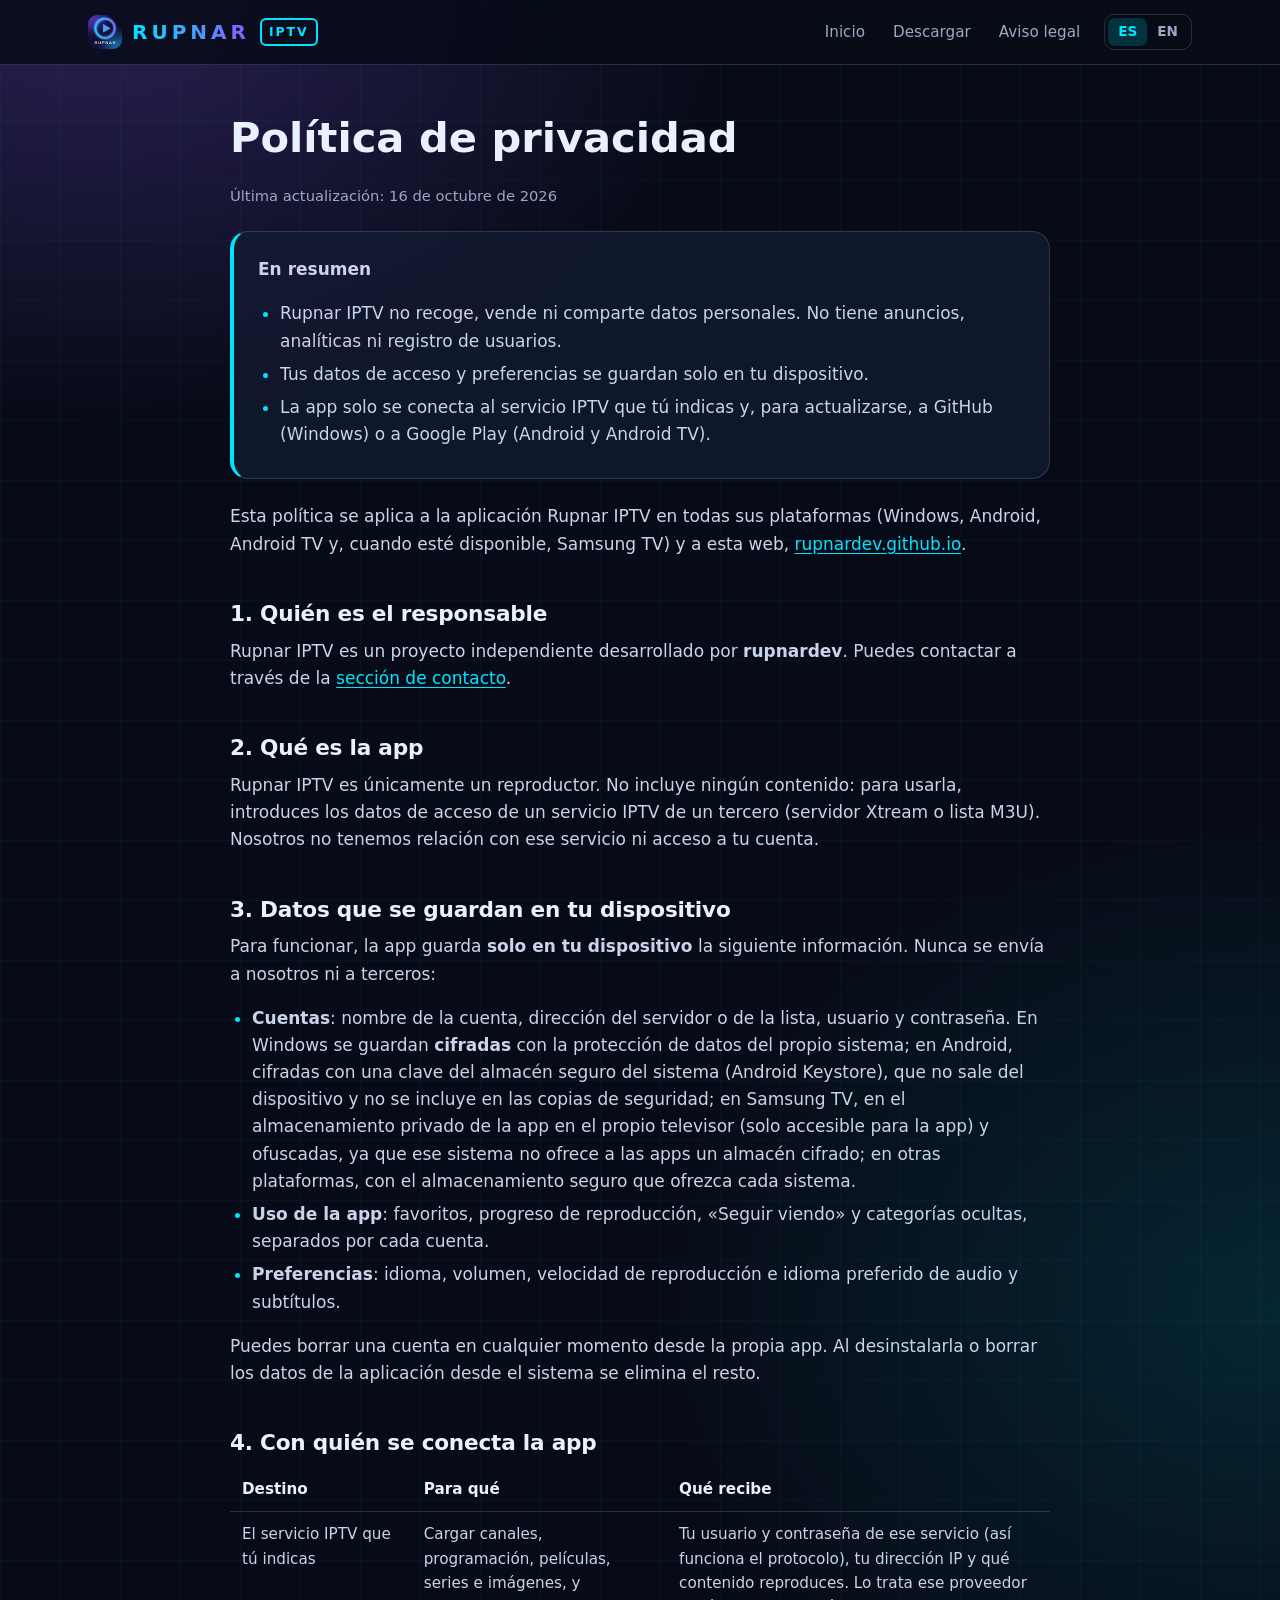
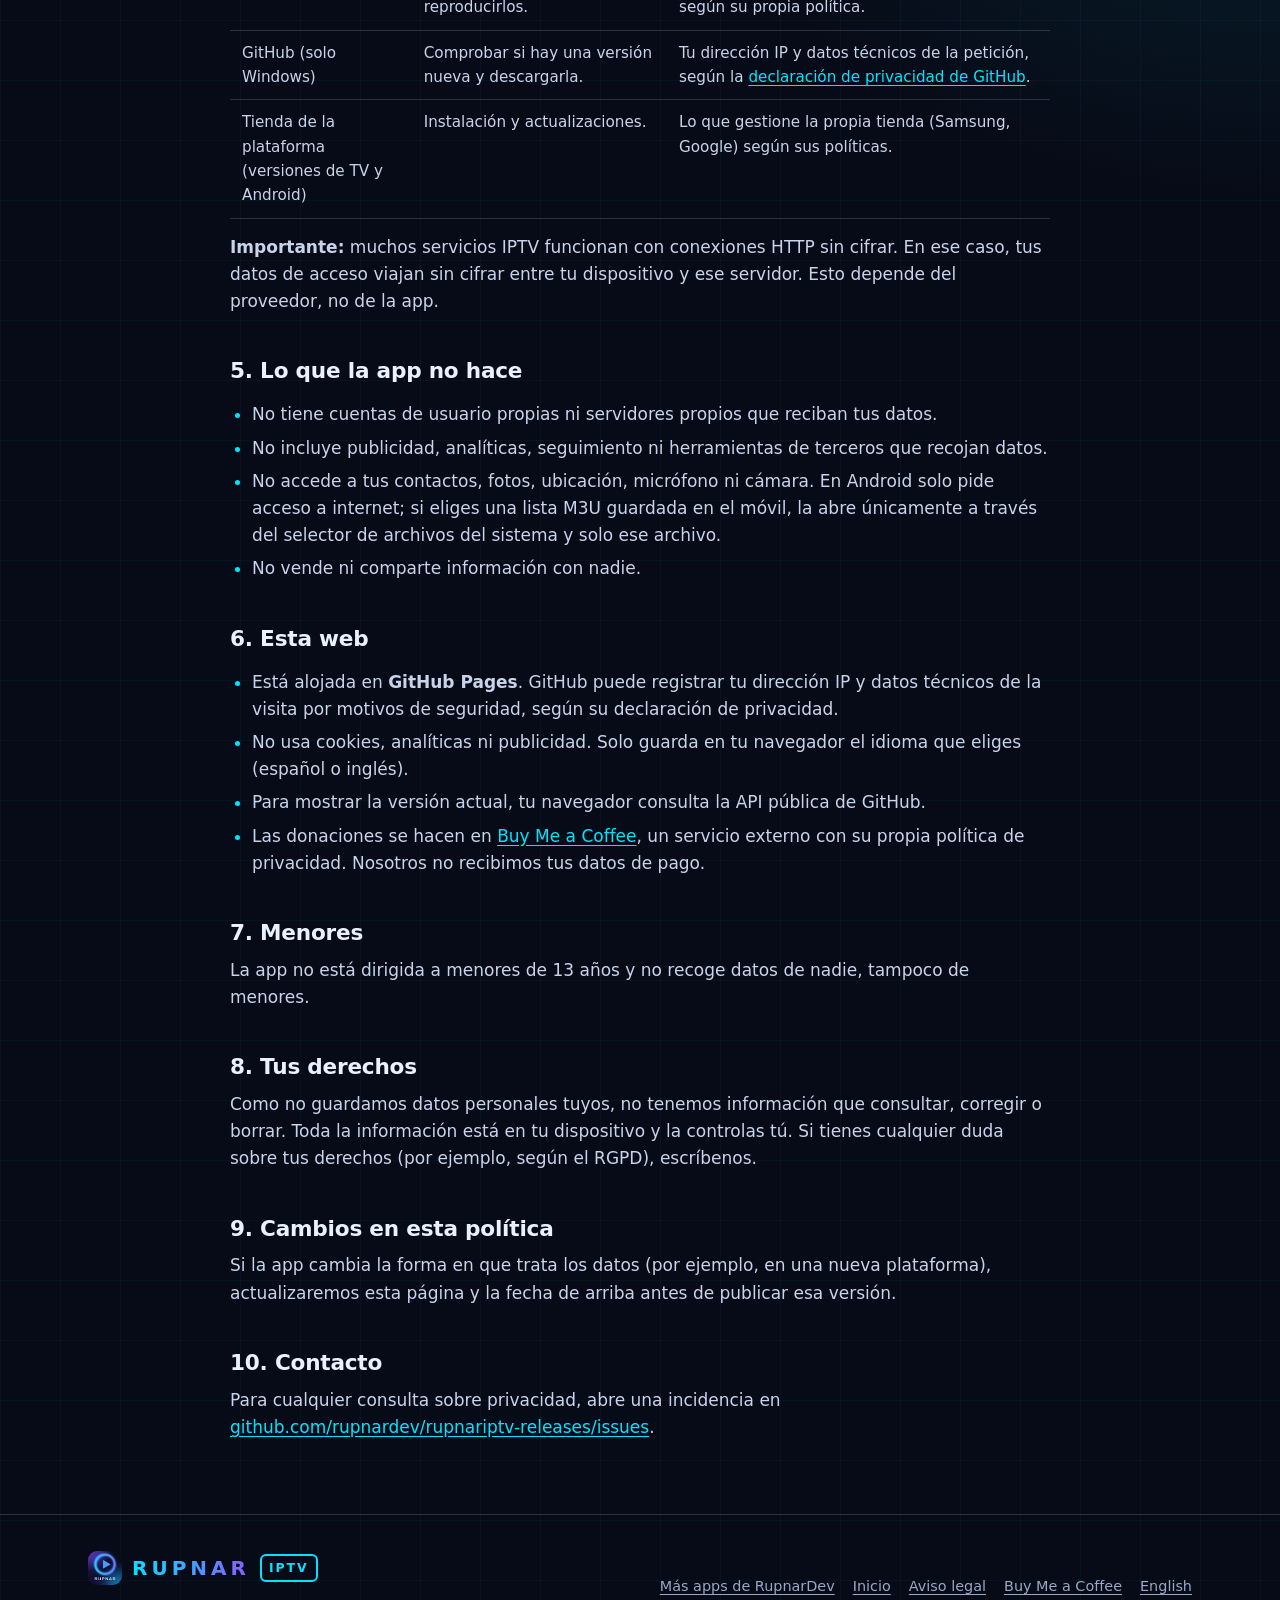
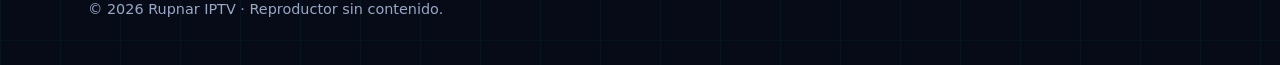
<file: privacidad.html>
<!doctype html>
<html lang="es">
<head>
  <meta charset="utf-8">
  <title>Política de privacidad — Rupnar IPTV</title>
  <meta name="robots" content="noindex">
  <link rel="canonical" href="https://rupnardev.github.io/rupnar-iptv/privacidad.html">
  <meta http-equiv="refresh" content="0; url=rupnar-iptv/privacidad.html">
  <script>location.replace('rupnar-iptv/privacidad.html' + location.hash);</script>
</head>
<body>
  <p><a href="rupnar-iptv/privacidad.html">La política de privacidad de Rupnar IPTV se ha movido aquí.</a></p>
</body>
</html>
</file>
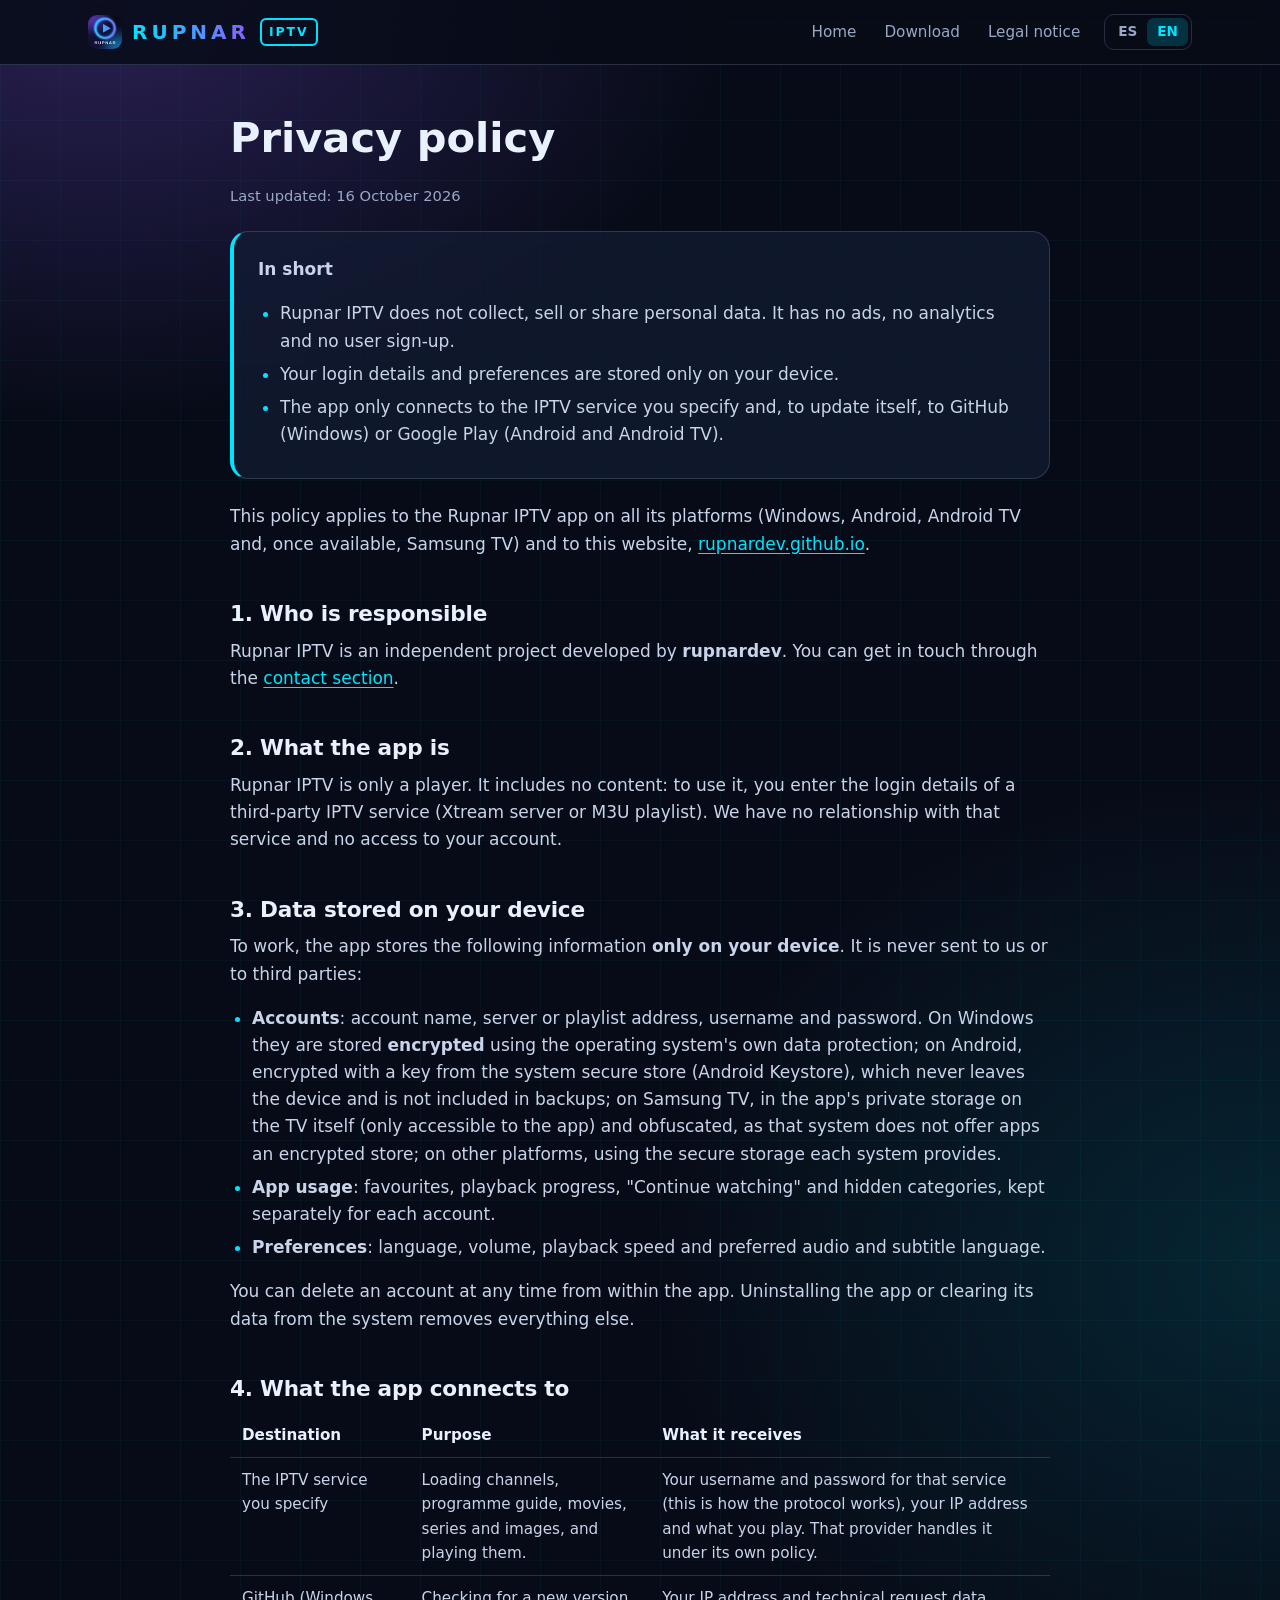
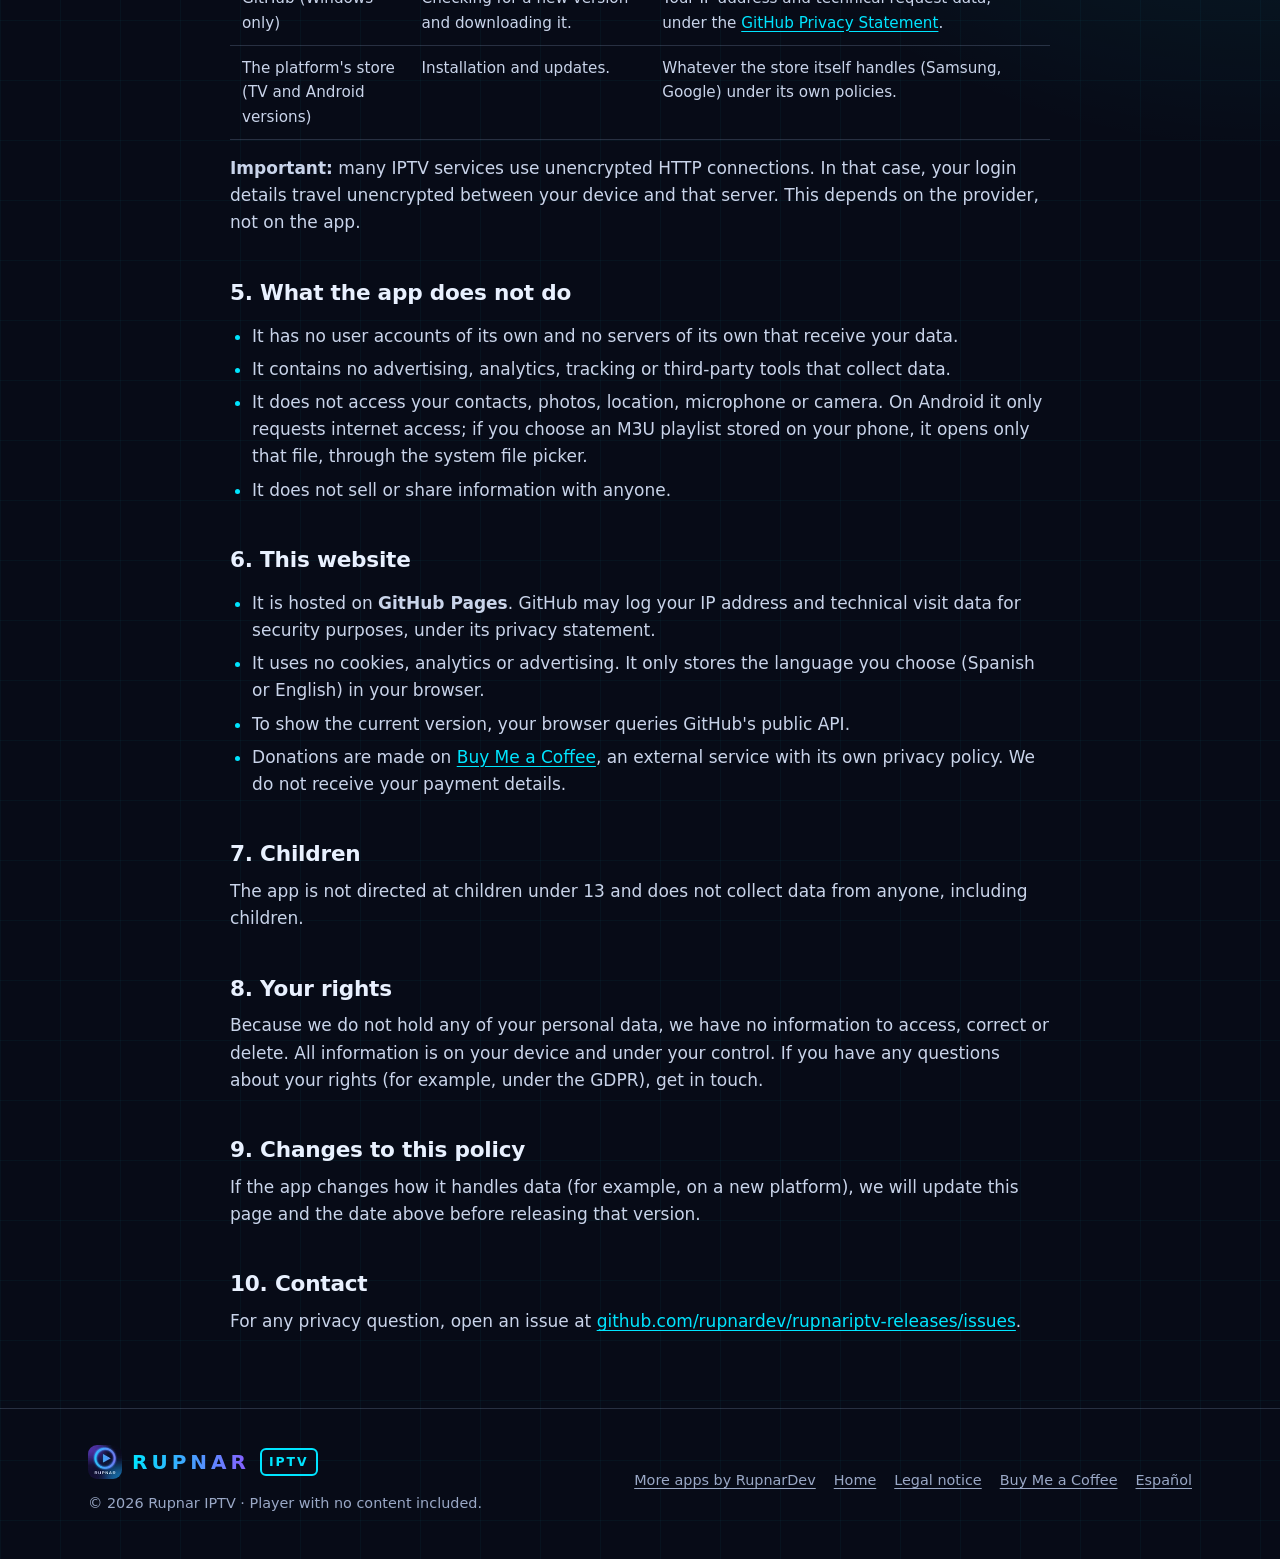
<file: en/privacy.html>
<!doctype html>
<html lang="en">
<head>
  <meta charset="utf-8">
  <title>Privacy policy — Rupnar IPTV</title>
  <meta name="robots" content="noindex">
  <link rel="canonical" href="https://rupnardev.github.io/rupnar-iptv/en/privacy.html">
  <meta http-equiv="refresh" content="0; url=../rupnar-iptv/en/privacy.html">
  <script>location.replace('../rupnar-iptv/en/privacy.html' + location.hash);</script>
</head>
<body>
  <p><a href="../rupnar-iptv/en/privacy.html">The Rupnar IPTV privacy policy has moved here.</a></p>
</body>
</html>
</file>
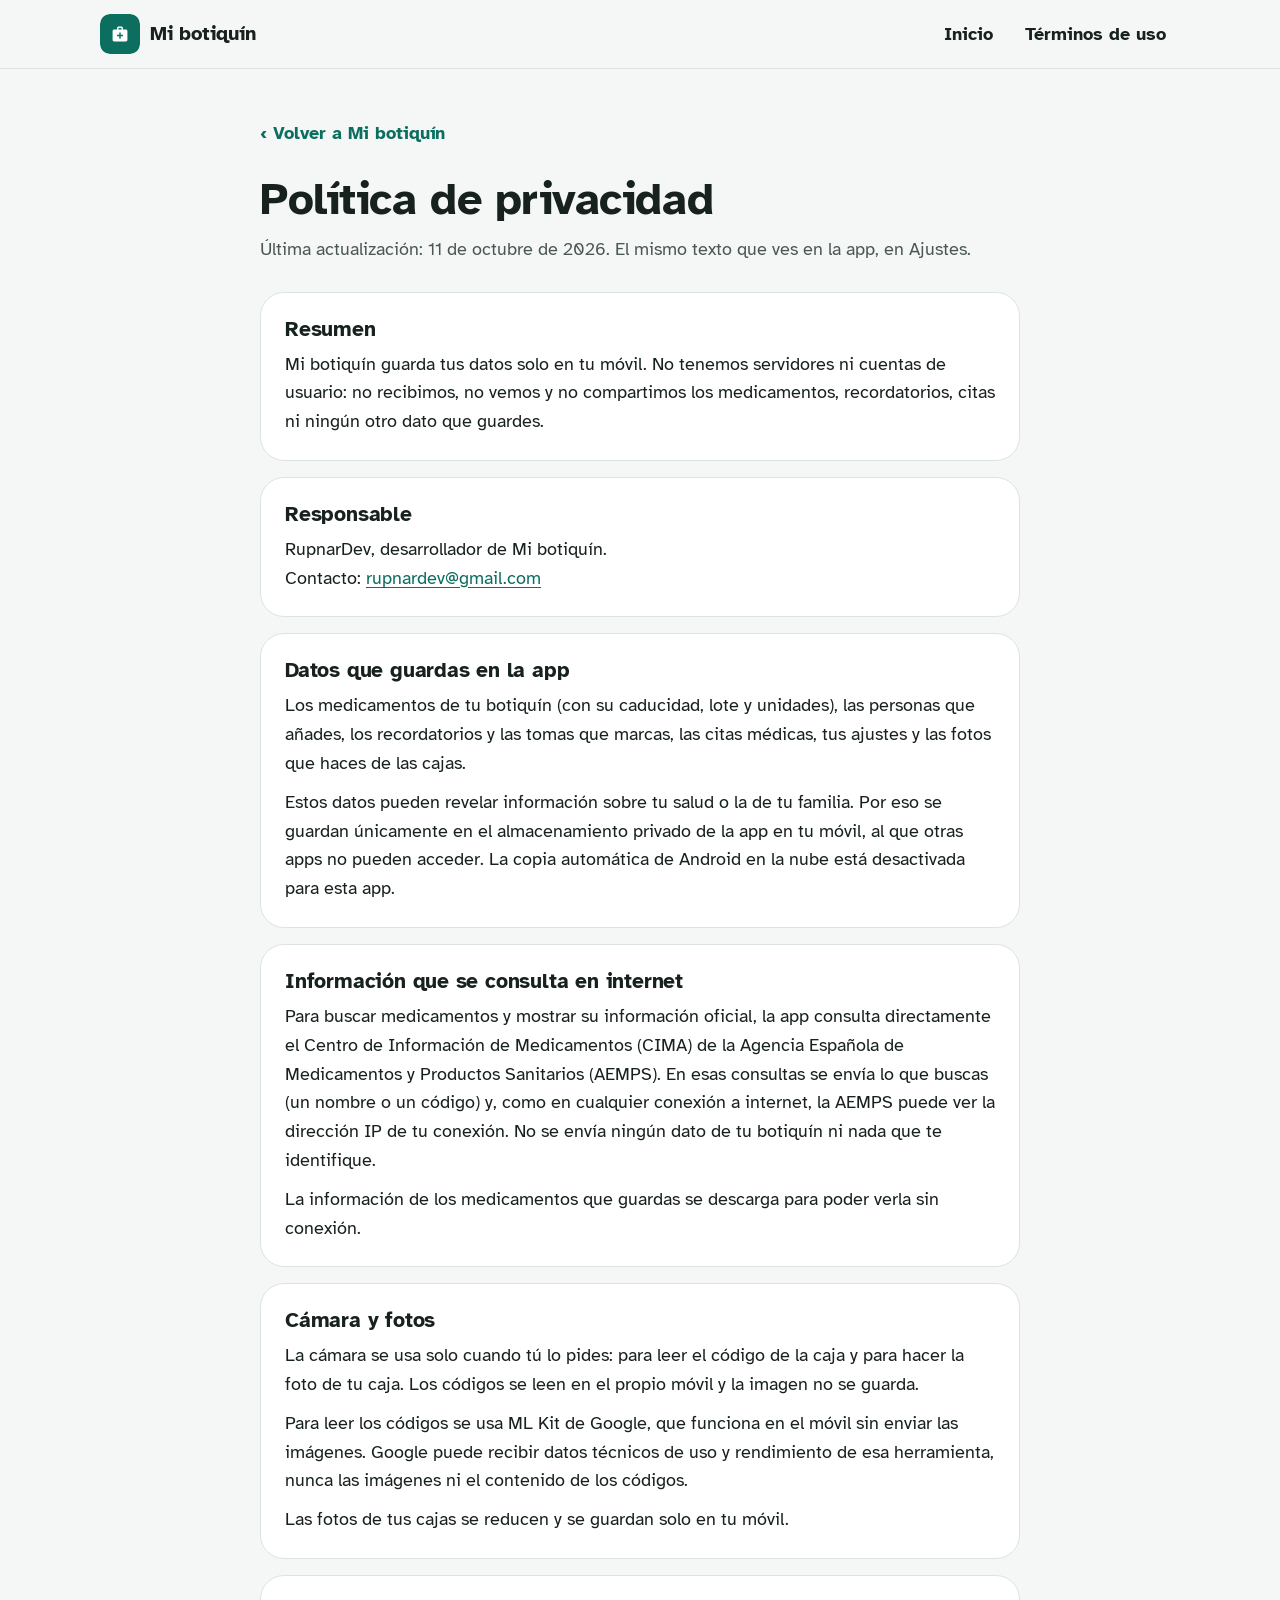
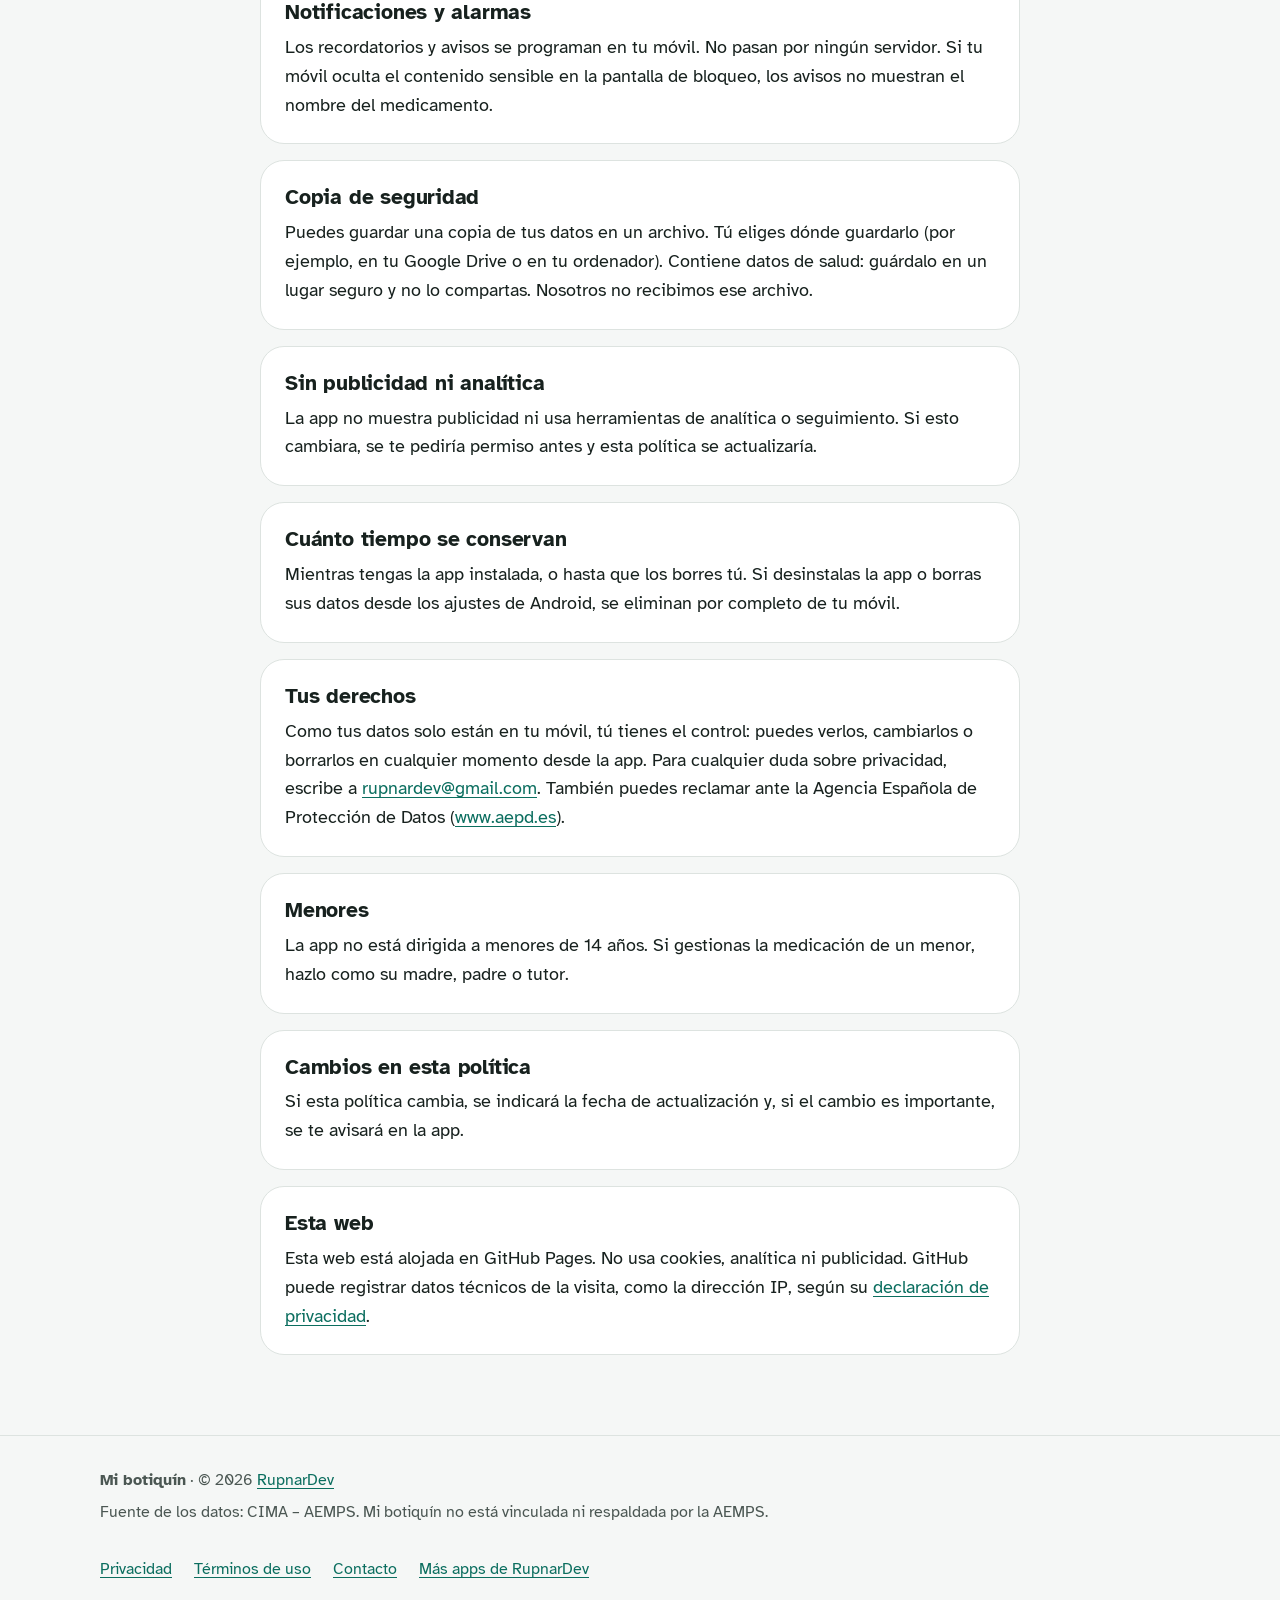
<file: mi-botiquin/privacidad.html>
<!doctype html>
<html lang="es">
<head>
  <meta charset="utf-8">
  <meta name="viewport" content="width=device-width, initial-scale=1">
  <title>Política de privacidad — Mi botiquín</title>
  <meta name="description" content="Política de privacidad de Mi botiquín: tus datos se guardan solo en tu móvil. Sin cuentas, sin servidores, sin anuncios y sin analítica.">
  <meta name="theme-color" content="#F5F7F6" media="(prefers-color-scheme: light)">
  <meta name="theme-color" content="#0F1513" media="(prefers-color-scheme: dark)">
  <link rel="canonical" href="https://rupnardev.github.io/mi-botiquin/privacidad.html">
  <link rel="icon" href="favicon.ico" sizes="any">
  <link rel="icon" type="image/svg+xml" href="assets/img/icono.svg">
  <link rel="apple-touch-icon" href="assets/img/apple-touch-icon.png">
  <link rel="stylesheet" href="assets/css/botiquin.css">
</head>
<body>
<a class="skip" href="#main">Saltar al contenido</a>

<header class="site-header">
  <div class="wrap">
    <a class="brand" href="./"><img src="assets/img/icono.svg" alt="" width="40" height="40">Mi botiquín</a>
    <nav class="nav" aria-label="Principal">
      <a href="./">Inicio</a>
      <a href="terminos.html">Términos de uso</a>
    </nav>
  </div>
</header>

<main id="main" class="doc">
  <div class="narrow">
    <a class="back" href="./">‹ Volver a Mi botiquín</a>
    <h1>Política de privacidad</h1>
    <p class="updated">Última actualización: 11 de octubre de 2026. El mismo texto que ves en la app, en Ajustes.</p>
      <section class="card" aria-labelledby="s1">
        <h2 id="s1">Resumen</h2>
        <p>Mi botiquín guarda tus datos solo en tu móvil. No tenemos servidores ni cuentas de usuario: no recibimos, no vemos y no compartimos los medicamentos, recordatorios, citas ni ningún otro dato que guardes.</p>
      </section>
      <section class="card" aria-labelledby="s2">
        <h2 id="s2">Responsable</h2>
        <p>RupnarDev, desarrollador de Mi botiquín.<br>Contacto: <a href="mailto:rupnardev@gmail.com">rupnardev@gmail.com</a></p>
      </section>
      <section class="card" aria-labelledby="s3">
        <h2 id="s3">Datos que guardas en la app</h2>
        <p>Los medicamentos de tu botiquín (con su caducidad, lote y unidades), las personas que añades, los recordatorios y las tomas que marcas, las citas médicas, tus ajustes y las fotos que haces de las cajas.</p>
        <p>Estos datos pueden revelar información sobre tu salud o la de tu familia. Por eso se guardan únicamente en el almacenamiento privado de la app en tu móvil, al que otras apps no pueden acceder. La copia automática de Android en la nube está desactivada para esta app.</p>
      </section>
      <section class="card" aria-labelledby="s4">
        <h2 id="s4">Información que se consulta en internet</h2>
        <p>Para buscar medicamentos y mostrar su información oficial, la app consulta directamente el Centro de Información de Medicamentos (CIMA) de la Agencia Española de Medicamentos y Productos Sanitarios (AEMPS). En esas consultas se envía lo que buscas (un nombre o un código) y, como en cualquier conexión a internet, la AEMPS puede ver la dirección IP de tu conexión. No se envía ningún dato de tu botiquín ni nada que te identifique.</p>
        <p>La información de los medicamentos que guardas se descarga para poder verla sin conexión.</p>
      </section>
      <section class="card" aria-labelledby="s5">
        <h2 id="s5">Cámara y fotos</h2>
        <p>La cámara se usa solo cuando tú lo pides: para leer el código de la caja y para hacer la foto de tu caja. Los códigos se leen en el propio móvil y la imagen no se guarda.</p>
        <p>Para leer los códigos se usa ML Kit de Google, que funciona en el móvil sin enviar las imágenes. Google puede recibir datos técnicos de uso y rendimiento de esa herramienta, nunca las imágenes ni el contenido de los códigos.</p>
        <p>Las fotos de tus cajas se reducen y se guardan solo en tu móvil.</p>
      </section>
      <section class="card" aria-labelledby="s6">
        <h2 id="s6">Notificaciones y alarmas</h2>
        <p>Los recordatorios y avisos se programan en tu móvil. No pasan por ningún servidor. Si tu móvil oculta el contenido sensible en la pantalla de bloqueo, los avisos no muestran el nombre del medicamento.</p>
      </section>
      <section class="card" aria-labelledby="s7">
        <h2 id="s7">Copia de seguridad</h2>
        <p>Puedes guardar una copia de tus datos en un archivo. Tú eliges dónde guardarlo (por ejemplo, en tu Google Drive o en tu ordenador). Contiene datos de salud: guárdalo en un lugar seguro y no lo compartas. Nosotros no recibimos ese archivo.</p>
      </section>
      <section class="card" aria-labelledby="s8">
        <h2 id="s8">Sin publicidad ni analítica</h2>
        <p>La app no muestra publicidad ni usa herramientas de analítica o seguimiento. Si esto cambiara, se te pediría permiso antes y esta política se actualizaría.</p>
      </section>
      <section class="card" aria-labelledby="s9">
        <h2 id="s9">Cuánto tiempo se conservan</h2>
        <p>Mientras tengas la app instalada, o hasta que los borres tú. Si desinstalas la app o borras sus datos desde los ajustes de Android, se eliminan por completo de tu móvil.</p>
      </section>
      <section class="card" aria-labelledby="s10">
        <h2 id="s10">Tus derechos</h2>
        <p>Como tus datos solo están en tu móvil, tú tienes el control: puedes verlos, cambiarlos o borrarlos en cualquier momento desde la app. Para cualquier duda sobre privacidad, escribe a <a href="mailto:rupnardev@gmail.com">rupnardev@gmail.com</a>. También puedes reclamar ante la Agencia Española de Protección de Datos (<a href="https://www.aepd.es" rel="noopener">www.aepd.es</a>).</p>
      </section>
      <section class="card" aria-labelledby="s11">
        <h2 id="s11">Menores</h2>
        <p>La app no está dirigida a menores de 14 años. Si gestionas la medicación de un menor, hazlo como su madre, padre o tutor.</p>
      </section>
      <section class="card" aria-labelledby="s12">
        <h2 id="s12">Cambios en esta política</h2>
        <p>Si esta política cambia, se indicará la fecha de actualización y, si el cambio es importante, se te avisará en la app.</p>
      </section>
      <section class="card" aria-labelledby="web">
        <h2 id="web">Esta web</h2>
        <p>Esta web está alojada en GitHub Pages. No usa cookies, analítica ni publicidad. GitHub puede registrar datos técnicos de la visita, como la dirección IP, según su <a href="https://docs.github.com/es/site-policy/privacy-policies/github-general-privacy-statement" rel="noopener">declaración de privacidad</a>.</p>
      </section>
  </div>
</main>

<footer class="site-footer">
  <div class="wrap">
    <div>
      <p><strong>Mi botiquín</strong> · © 2026 <a href="../">RupnarDev</a></p>
      <p>Fuente de los datos: CIMA – AEMPS. Mi botiquín no está vinculada ni respaldada por la AEMPS.</p>
    </div>
    <nav aria-label="Pie de página">
      <a href="privacidad.html">Privacidad</a>
      <a href="terminos.html">Términos de uso</a>
      <a href="mailto:rupnardev@gmail.com">Contacto</a>
      <a href="../">Más apps de RupnarDev</a>
    </nav>
  </div>
</footer>
</body>
</html>
</file>
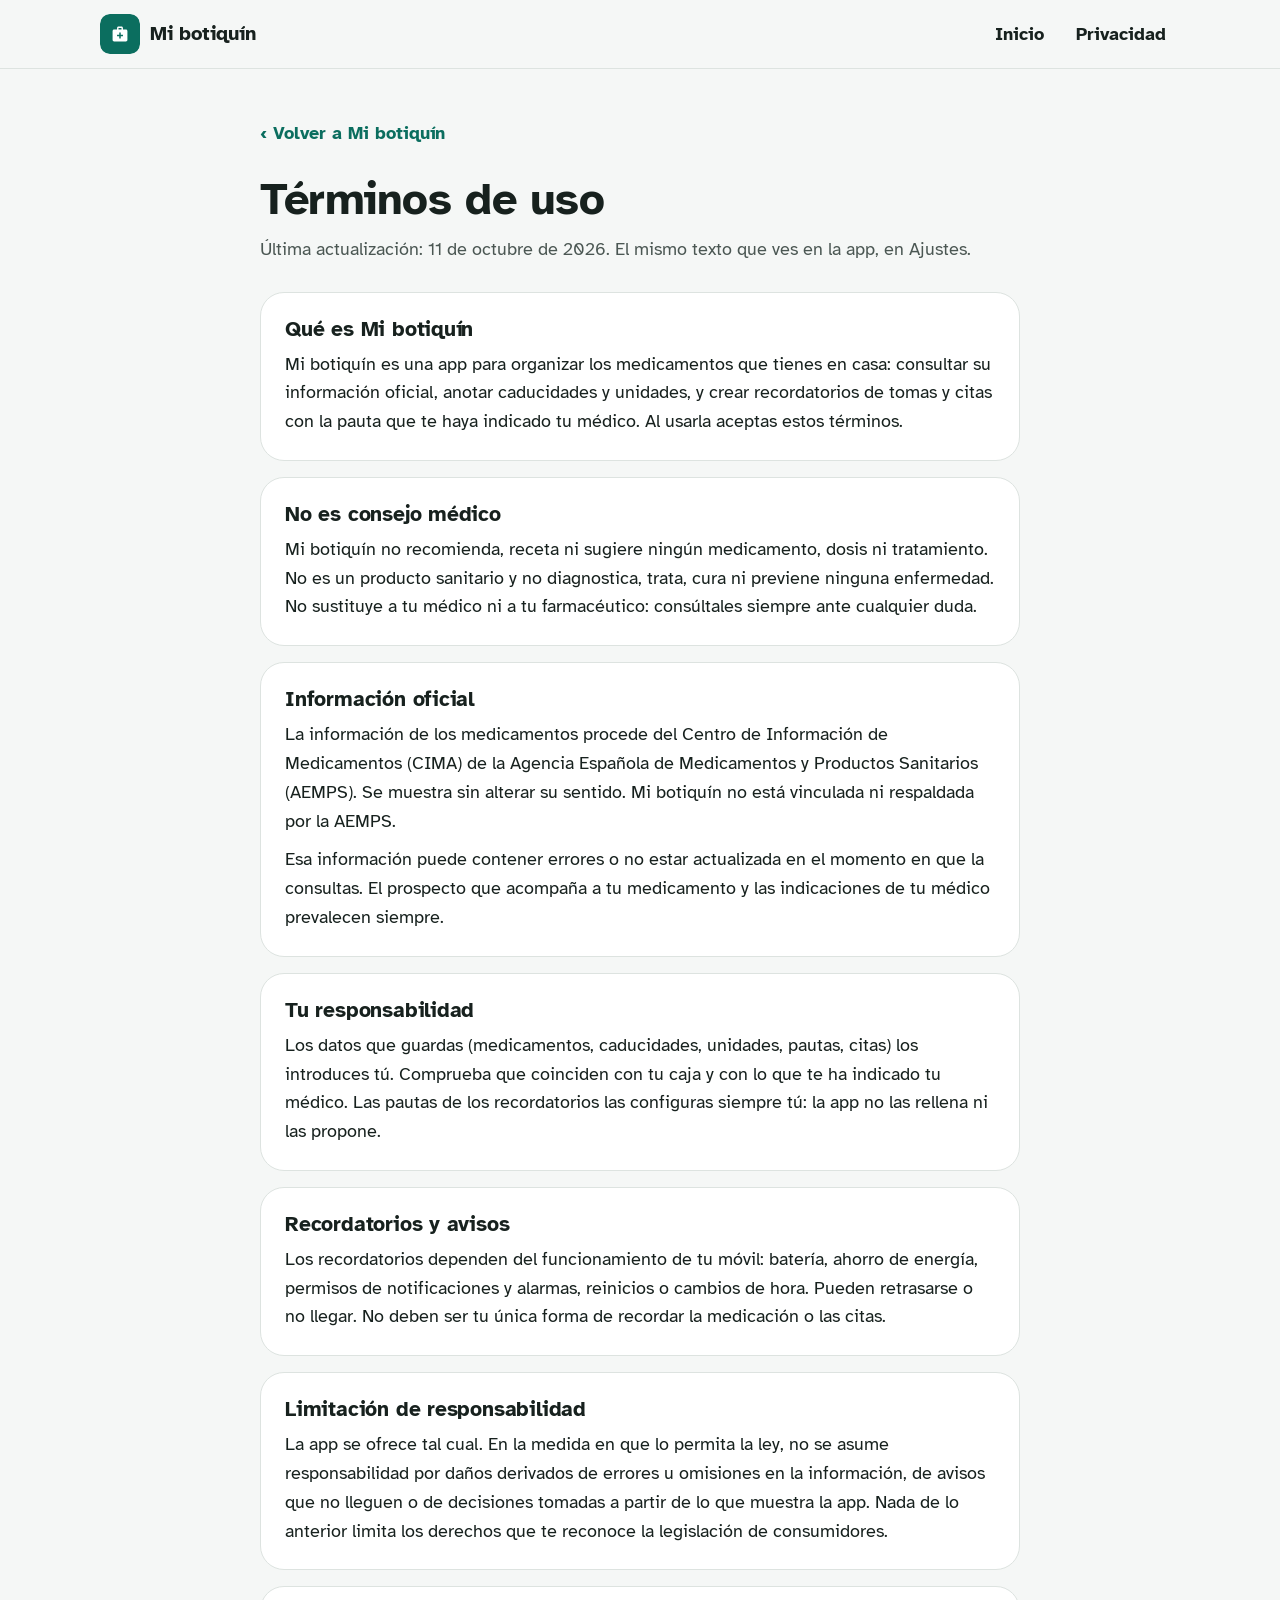
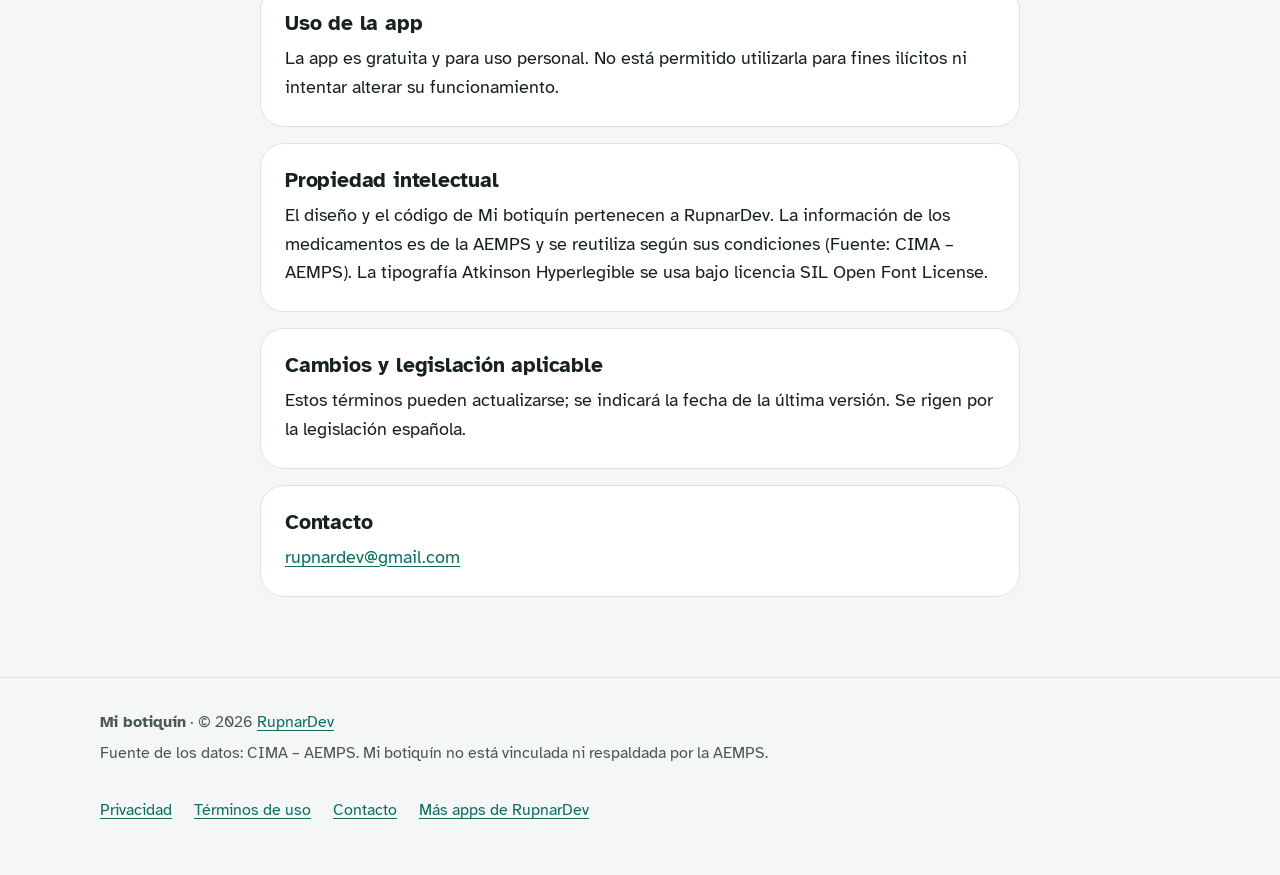
<file: mi-botiquin/terminos.html>
<!doctype html>
<html lang="es">
<head>
  <meta charset="utf-8">
  <meta name="viewport" content="width=device-width, initial-scale=1">
  <title>Términos de uso — Mi botiquín</title>
  <meta name="description" content="Términos de uso de Mi botiquín. La app no es consejo médico ni un producto sanitario.">
  <meta name="theme-color" content="#F5F7F6" media="(prefers-color-scheme: light)">
  <meta name="theme-color" content="#0F1513" media="(prefers-color-scheme: dark)">
  <link rel="canonical" href="https://rupnardev.github.io/mi-botiquin/terminos.html">
  <link rel="icon" href="favicon.ico" sizes="any">
  <link rel="icon" type="image/svg+xml" href="assets/img/icono.svg">
  <link rel="apple-touch-icon" href="assets/img/apple-touch-icon.png">
  <link rel="stylesheet" href="assets/css/botiquin.css">
</head>
<body>
<a class="skip" href="#main">Saltar al contenido</a>

<header class="site-header">
  <div class="wrap">
    <a class="brand" href="./"><img src="assets/img/icono.svg" alt="" width="40" height="40">Mi botiquín</a>
    <nav class="nav" aria-label="Principal">
      <a href="./">Inicio</a>
      <a href="privacidad.html">Privacidad</a>
    </nav>
  </div>
</header>

<main id="main" class="doc">
  <div class="narrow">
    <a class="back" href="./">‹ Volver a Mi botiquín</a>
    <h1>Términos de uso</h1>
    <p class="updated">Última actualización: 11 de octubre de 2026. El mismo texto que ves en la app, en Ajustes.</p>
      <section class="card" aria-labelledby="s1">
        <h2 id="s1">Qué es Mi botiquín</h2>
        <p>Mi botiquín es una app para organizar los medicamentos que tienes en casa: consultar su información oficial, anotar caducidades y unidades, y crear recordatorios de tomas y citas con la pauta que te haya indicado tu médico. Al usarla aceptas estos términos.</p>
      </section>
      <section class="card" aria-labelledby="s2">
        <h2 id="s2">No es consejo médico</h2>
        <p>Mi botiquín no recomienda, receta ni sugiere ningún medicamento, dosis ni tratamiento. No es un producto sanitario y no diagnostica, trata, cura ni previene ninguna enfermedad. No sustituye a tu médico ni a tu farmacéutico: consúltales siempre ante cualquier duda.</p>
      </section>
      <section class="card" aria-labelledby="s3">
        <h2 id="s3">Información oficial</h2>
        <p>La información de los medicamentos procede del Centro de Información de Medicamentos (CIMA) de la Agencia Española de Medicamentos y Productos Sanitarios (AEMPS). Se muestra sin alterar su sentido. Mi botiquín no está vinculada ni respaldada por la AEMPS.</p>
        <p>Esa información puede contener errores o no estar actualizada en el momento en que la consultas. El prospecto que acompaña a tu medicamento y las indicaciones de tu médico prevalecen siempre.</p>
      </section>
      <section class="card" aria-labelledby="s4">
        <h2 id="s4">Tu responsabilidad</h2>
        <p>Los datos que guardas (medicamentos, caducidades, unidades, pautas, citas) los introduces tú. Comprueba que coinciden con tu caja y con lo que te ha indicado tu médico. Las pautas de los recordatorios las configuras siempre tú: la app no las rellena ni las propone.</p>
      </section>
      <section class="card" aria-labelledby="s5">
        <h2 id="s5">Recordatorios y avisos</h2>
        <p>Los recordatorios dependen del funcionamiento de tu móvil: batería, ahorro de energía, permisos de notificaciones y alarmas, reinicios o cambios de hora. Pueden retrasarse o no llegar. No deben ser tu única forma de recordar la medicación o las citas.</p>
      </section>
      <section class="card" aria-labelledby="s6">
        <h2 id="s6">Limitación de responsabilidad</h2>
        <p>La app se ofrece tal cual. En la medida en que lo permita la ley, no se asume responsabilidad por daños derivados de errores u omisiones en la información, de avisos que no lleguen o de decisiones tomadas a partir de lo que muestra la app. Nada de lo anterior limita los derechos que te reconoce la legislación de consumidores.</p>
      </section>
      <section class="card" aria-labelledby="s7">
        <h2 id="s7">Uso de la app</h2>
        <p>La app es gratuita y para uso personal. No está permitido utilizarla para fines ilícitos ni intentar alterar su funcionamiento.</p>
      </section>
      <section class="card" aria-labelledby="s8">
        <h2 id="s8">Propiedad intelectual</h2>
        <p>El diseño y el código de Mi botiquín pertenecen a RupnarDev. La información de los medicamentos es de la AEMPS y se reutiliza según sus condiciones (Fuente: CIMA – AEMPS). La tipografía Atkinson Hyperlegible se usa bajo licencia SIL Open Font License.</p>
      </section>
      <section class="card" aria-labelledby="s9">
        <h2 id="s9">Cambios y legislación aplicable</h2>
        <p>Estos términos pueden actualizarse; se indicará la fecha de la última versión. Se rigen por la legislación española.</p>
      </section>
      <section class="card" aria-labelledby="s10">
        <h2 id="s10">Contacto</h2>
        <p><a href="mailto:rupnardev@gmail.com">rupnardev@gmail.com</a></p>
      </section>
  </div>
</main>

<footer class="site-footer">
  <div class="wrap">
    <div>
      <p><strong>Mi botiquín</strong> · © 2026 <a href="../">RupnarDev</a></p>
      <p>Fuente de los datos: CIMA – AEMPS. Mi botiquín no está vinculada ni respaldada por la AEMPS.</p>
    </div>
    <nav aria-label="Pie de página">
      <a href="privacidad.html">Privacidad</a>
      <a href="terminos.html">Términos de uso</a>
      <a href="mailto:rupnardev@gmail.com">Contacto</a>
      <a href="../">Más apps de RupnarDev</a>
    </nav>
  </div>
</footer>
</body>
</html>
</file>
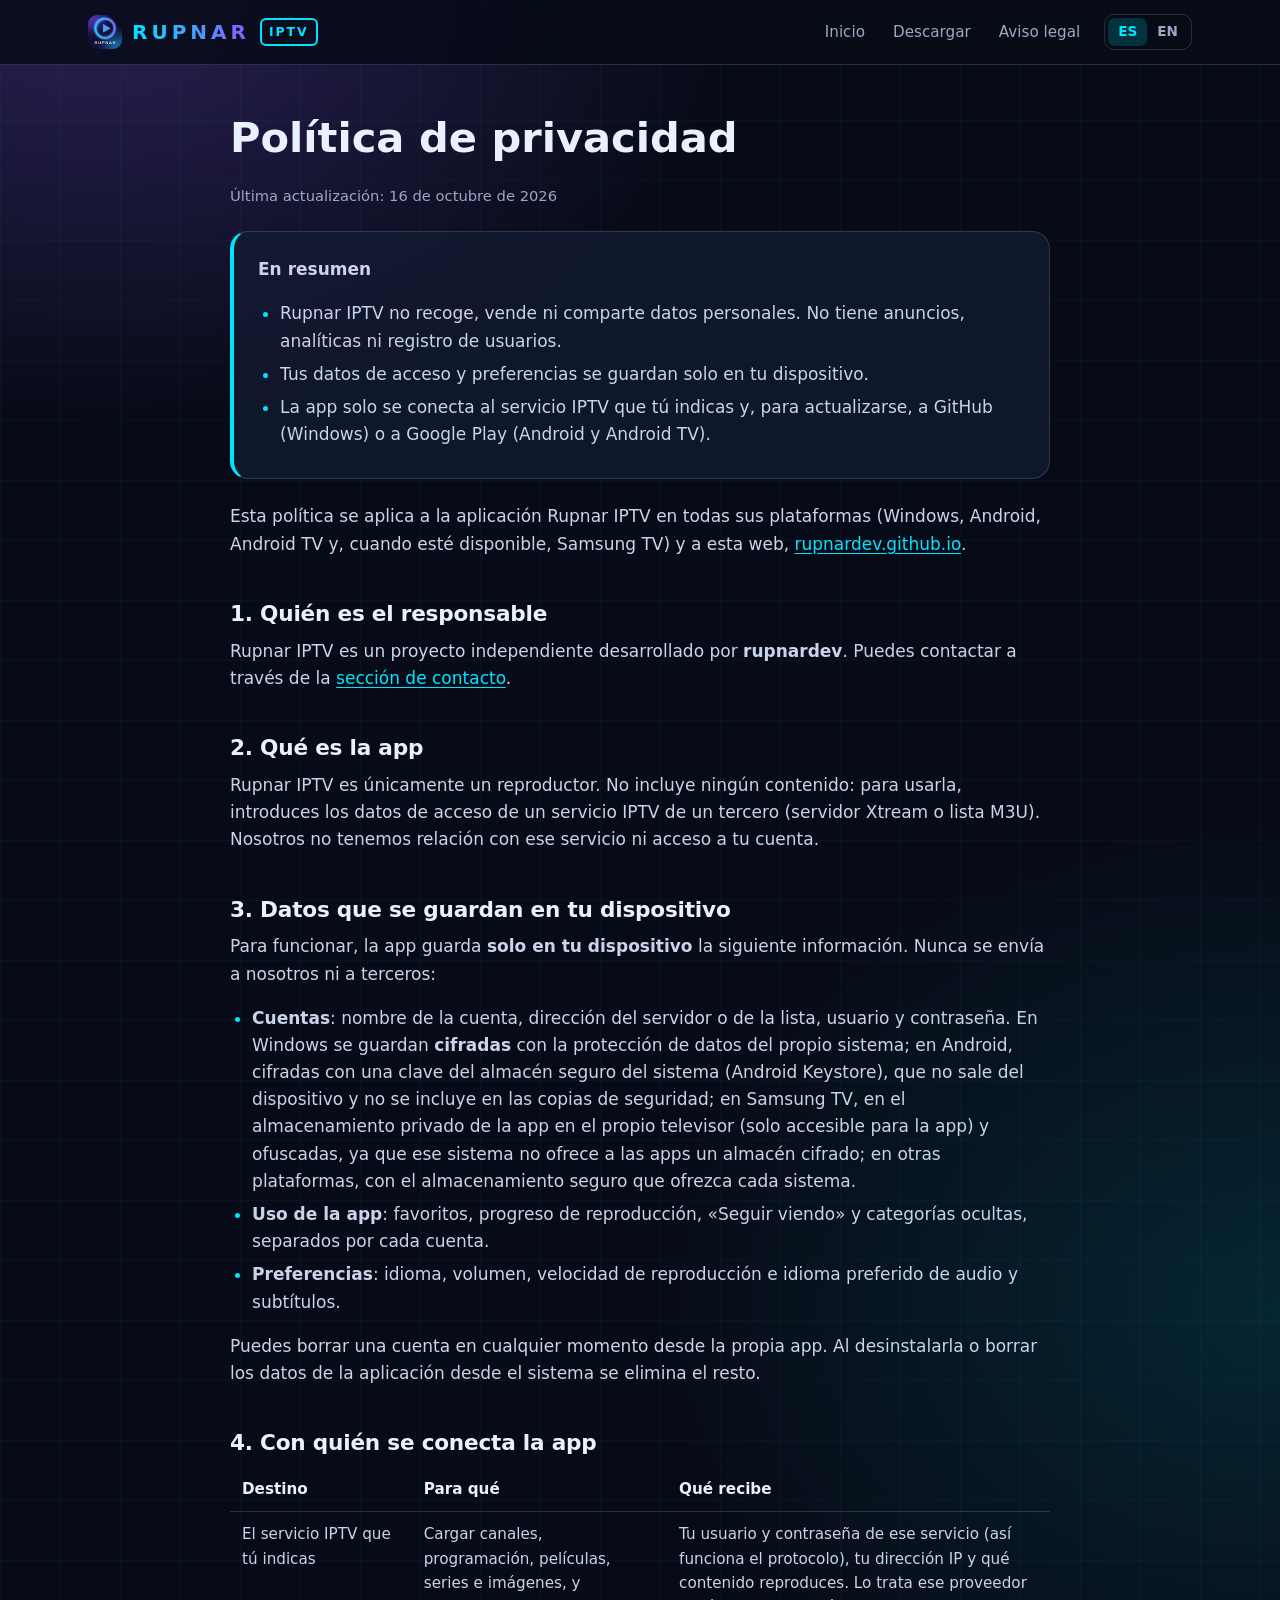
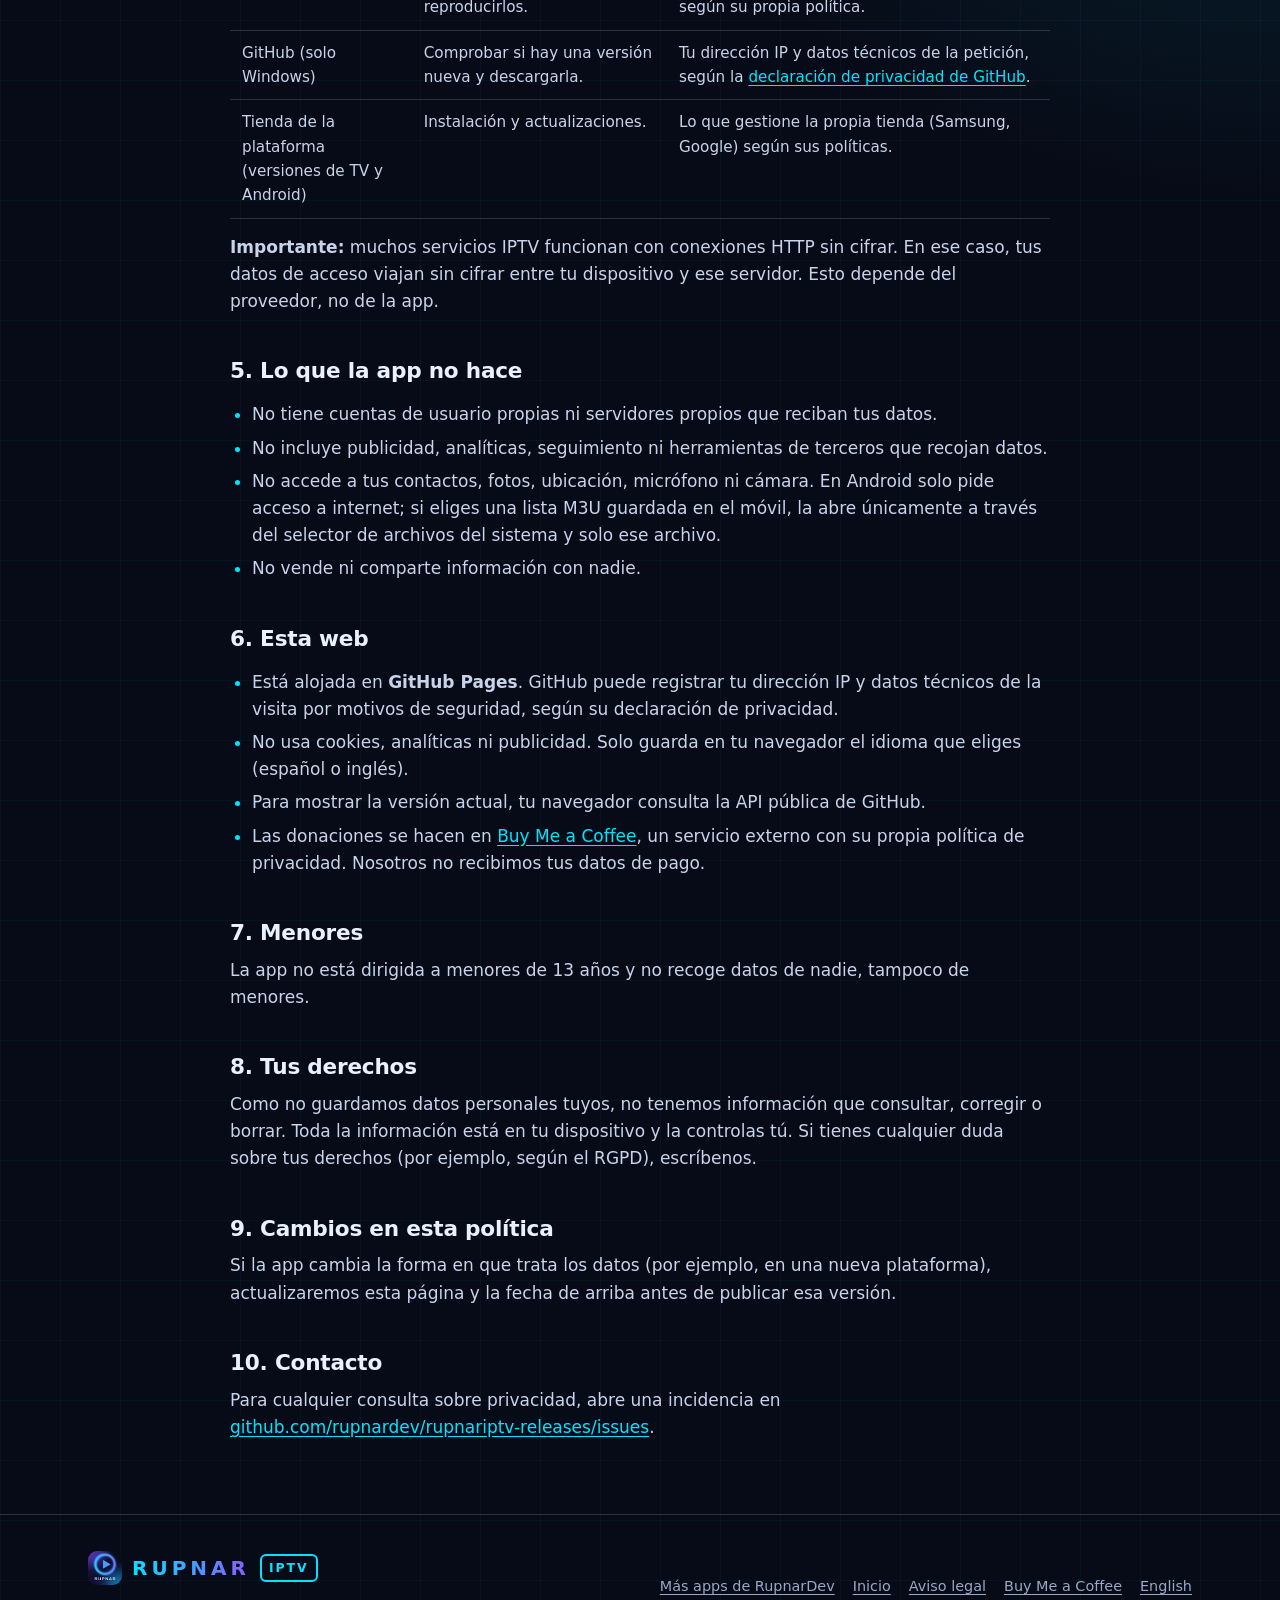
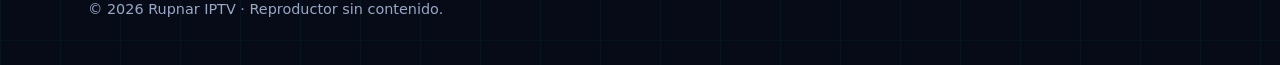
<file: rupnar-iptv/privacidad.html>
<!doctype html>
<html lang="es">
<head>
  <meta charset="utf-8">
  <meta name="viewport" content="width=device-width, initial-scale=1">
  <title>Política de privacidad — Rupnar IPTV</title>
  <meta name="description" content="Política de privacidad de Rupnar IPTV: qué datos usa la app, dónde se guardan y con quién se comunican.">
  <meta name="theme-color" content="#070b17">
  <link rel="canonical" href="https://rupnardev.github.io/rupnar-iptv/privacidad.html">
  <link rel="alternate" hreflang="es" href="https://rupnardev.github.io/rupnar-iptv/privacidad.html">
  <link rel="alternate" hreflang="en" href="https://rupnardev.github.io/rupnar-iptv/en/privacy.html">
  <link rel="icon" href="favicon.ico" sizes="any">
  <link rel="icon" type="image/png" href="../assets/img/icon-256.png">
  <link rel="apple-touch-icon" href="../assets/img/apple-touch-icon.png">
  <link rel="stylesheet" href="../assets/css/site.css">
</head>
<body>
<a class="skip" href="#main">Saltar al contenido</a>

<header class="site-header">
  <div class="wrap">
    <a class="brand" href="./" aria-label="Rupnar IPTV, inicio">
      <img src="../assets/img/icon-64.webp" alt="" width="34" height="34">
      <span class="rup">RUPNAR</span><span class="tag">IPTV</span>
    </a>
    <button class="menu-btn" aria-expanded="false" aria-controls="nav" aria-label="Menú">
      <svg viewBox="0 0 24 24" fill="none" stroke="currentColor" stroke-width="2" stroke-linecap="round"><path d="M4 7h16M4 12h16M4 17h16"/></svg>
    </button>
    <nav class="nav" id="nav" aria-label="Principal">
      <a href="./">Inicio</a>
      <a href="./#descargar">Descargar</a>
      <a href="./#aviso-legal">Aviso legal</a>
      <div class="lang" aria-label="Idioma">
        <span aria-current="true">ES</span><a href="en/privacy.html" hreflang="en" lang="en" data-setlang="en">EN</a>
      </div>
    </nav>
  </div>
</header>

<main id="main" class="wrap">
  <article class="doc">
    <h1>Política de privacidad</h1>
    <p class="updated">Última actualización: 16 de octubre de 2026</p>

    <div class="card summary">
      <p><strong>En resumen</strong></p>
      <ul>
        <li>Rupnar IPTV no recoge, vende ni comparte datos personales. No tiene anuncios, analíticas ni registro de usuarios.</li>
        <li>Tus datos de acceso y preferencias se guardan solo en tu dispositivo.</li>
        <li>La app solo se conecta al servicio IPTV que tú indicas y, para actualizarse, a GitHub (Windows) o a Google Play (Android y Android TV).</li>
      </ul>
    </div>

    <p>Esta política se aplica a la aplicación Rupnar IPTV en todas sus plataformas (Windows, Android, Android TV y, cuando esté disponible, Samsung TV) y a esta web, <a href="https://rupnardev.github.io/rupnar-iptv/">rupnardev.github.io</a>.</p>

    <h2>1. Quién es el responsable</h2>
    <p>Rupnar IPTV es un proyecto independiente desarrollado por <strong>rupnardev</strong>. Puedes contactar a través de la <a href="#contacto">sección de contacto</a>.</p>

    <h2>2. Qué es la app</h2>
    <p>Rupnar IPTV es únicamente un reproductor. No incluye ningún contenido: para usarla, introduces los datos de acceso de un servicio IPTV de un tercero (servidor Xtream o lista M3U). Nosotros no tenemos relación con ese servicio ni acceso a tu cuenta.</p>

    <h2>3. Datos que se guardan en tu dispositivo</h2>
    <p>Para funcionar, la app guarda <strong>solo en tu dispositivo</strong> la siguiente información. Nunca se envía a nosotros ni a terceros:</p>
    <ul>
      <li><strong>Cuentas</strong>: nombre de la cuenta, dirección del servidor o de la lista, usuario y contraseña. En Windows se guardan <strong>cifradas</strong> con la protección de datos del propio sistema; en Android, cifradas con una clave del almacén seguro del sistema (Android Keystore), que no sale del dispositivo y no se incluye en las copias de seguridad; en Samsung TV, en el almacenamiento privado de la app en el propio televisor (solo accesible para la app) y ofuscadas, ya que ese sistema no ofrece a las apps un almacén cifrado; en otras plataformas, con el almacenamiento seguro que ofrezca cada sistema.</li>
      <li><strong>Uso de la app</strong>: favoritos, progreso de reproducción, «Seguir viendo» y categorías ocultas, separados por cada cuenta.</li>
      <li><strong>Preferencias</strong>: idioma, volumen, velocidad de reproducción e idioma preferido de audio y subtítulos.</li>
    </ul>
    <p>Puedes borrar una cuenta en cualquier momento desde la propia app. Al desinstalarla o borrar los datos de la aplicación desde el sistema se elimina el resto.</p>

    <h2>4. Con quién se conecta la app</h2>
    <table>
      <thead><tr><th>Destino</th><th>Para qué</th><th>Qué recibe</th></tr></thead>
      <tbody>
        <tr><td>El servicio IPTV que tú indicas</td><td>Cargar canales, programación, películas, series e imágenes, y reproducirlos.</td><td>Tu usuario y contraseña de ese servicio (así funciona el protocolo), tu dirección IP y qué contenido reproduces. Lo trata ese proveedor según su propia política.</td></tr>
        <tr><td>GitHub (solo Windows)</td><td>Comprobar si hay una versión nueva y descargarla.</td><td>Tu dirección IP y datos técnicos de la petición, según la <a href="https://docs.github.com/es/site-policy/privacy-policies/github-general-privacy-statement" rel="noopener">declaración de privacidad de GitHub</a>.</td></tr>
        <tr><td>Tienda de la plataforma (versiones de TV y Android)</td><td>Instalación y actualizaciones.</td><td>Lo que gestione la propia tienda (Samsung, Google) según sus políticas.</td></tr>
      </tbody>
    </table>
    <p><strong>Importante:</strong> muchos servicios IPTV funcionan con conexiones HTTP sin cifrar. En ese caso, tus datos de acceso viajan sin cifrar entre tu dispositivo y ese servidor. Esto depende del proveedor, no de la app.</p>

    <h2>5. Lo que la app no hace</h2>
    <ul>
      <li>No tiene cuentas de usuario propias ni servidores propios que reciban tus datos.</li>
      <li>No incluye publicidad, analíticas, seguimiento ni herramientas de terceros que recojan datos.</li>
      <li>No accede a tus contactos, fotos, ubicación, micrófono ni cámara. En Android solo pide acceso a internet; si eliges una lista M3U guardada en el móvil, la abre únicamente a través del selector de archivos del sistema y solo ese archivo.</li>
      <li>No vende ni comparte información con nadie.</li>
    </ul>

    <h2>6. Esta web</h2>
    <ul>
      <li>Está alojada en <strong>GitHub Pages</strong>. GitHub puede registrar tu dirección IP y datos técnicos de la visita por motivos de seguridad, según su declaración de privacidad.</li>
      <li>No usa cookies, analíticas ni publicidad. Solo guarda en tu navegador el idioma que eliges (español o inglés).</li>
      <li>Para mostrar la versión actual, tu navegador consulta la API pública de GitHub.</li>
      <li>Las donaciones se hacen en <a href="https://buymeacoffee.com/rupnardev" rel="noopener">Buy Me a Coffee</a>, un servicio externo con su propia política de privacidad. Nosotros no recibimos tus datos de pago.</li>
    </ul>

    <h2>7. Menores</h2>
    <p>La app no está dirigida a menores de 13 años y no recoge datos de nadie, tampoco de menores.</p>

    <h2>8. Tus derechos</h2>
    <p>Como no guardamos datos personales tuyos, no tenemos información que consultar, corregir o borrar. Toda la información está en tu dispositivo y la controlas tú. Si tienes cualquier duda sobre tus derechos (por ejemplo, según el RGPD), escríbenos.</p>

    <h2>9. Cambios en esta política</h2>
    <p>Si la app cambia la forma en que trata los datos (por ejemplo, en una nueva plataforma), actualizaremos esta página y la fecha de arriba antes de publicar esa versión.</p>

    <h2 id="contacto">10. Contacto</h2>
    <p>Para cualquier consulta sobre privacidad, abre una incidencia en <a href="https://github.com/rupnardev/rupnariptv-releases/issues" rel="noopener">github.com/rupnardev/rupnariptv-releases/issues</a>.</p>
  </article>
</main>

<footer class="site-footer">
  <div class="wrap">
    <div>
      <a class="brand" href="./"><img src="../assets/img/icon-64.webp" alt="" width="34" height="34"><span class="rup">RUPNAR</span><span class="tag">IPTV</span></a>
      <p>© 2026 Rupnar IPTV · Reproductor sin contenido.</p>
    </div>
    <nav class="footer-links" aria-label="Pie de página">
      <a href="../">Más apps de RupnarDev</a>
      <a href="./">Inicio</a>
      <a href="./#aviso-legal">Aviso legal</a>
      <a href="https://buymeacoffee.com/rupnardev" rel="noopener">Buy Me a Coffee</a>
      <a href="en/privacy.html" hreflang="en" lang="en" data-setlang="en">English</a>
    </nav>
  </div>
</footer>

<script src="../assets/js/site.js" defer></script>
</body>
</html>
</file>
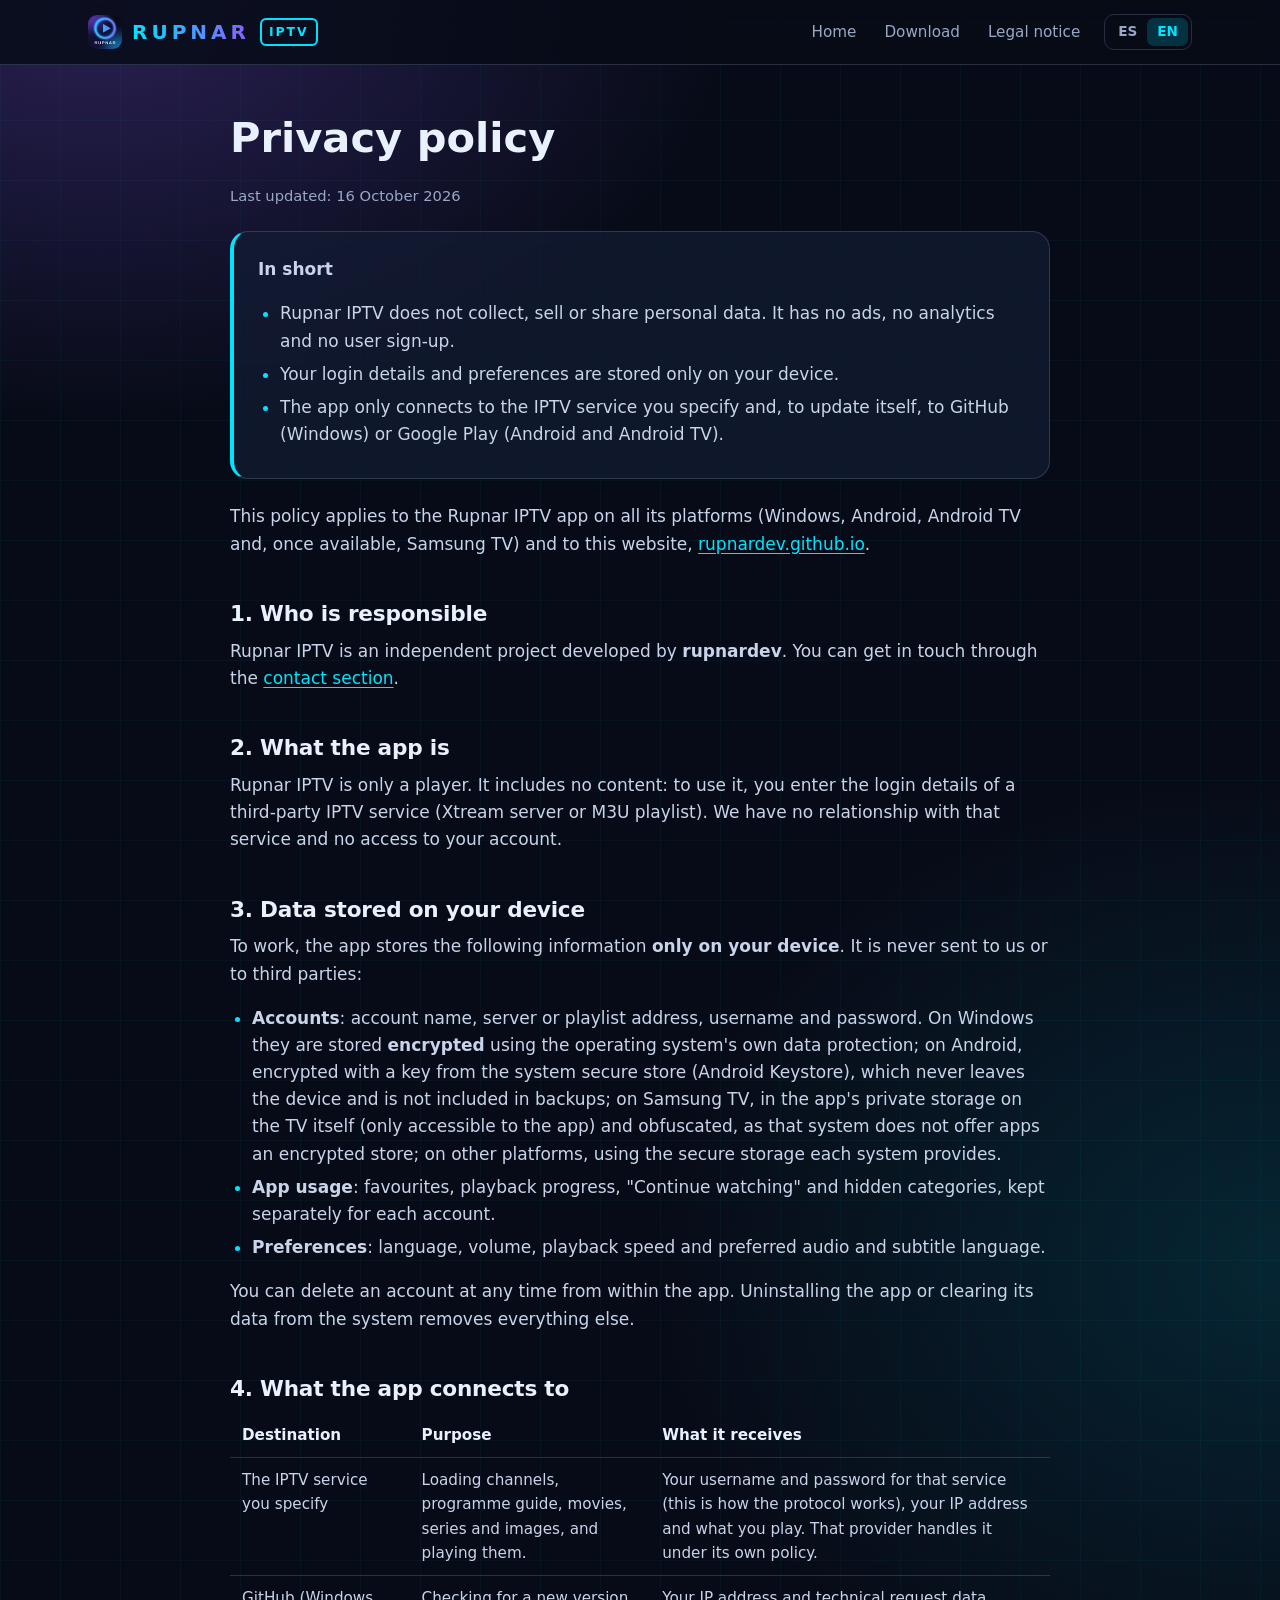
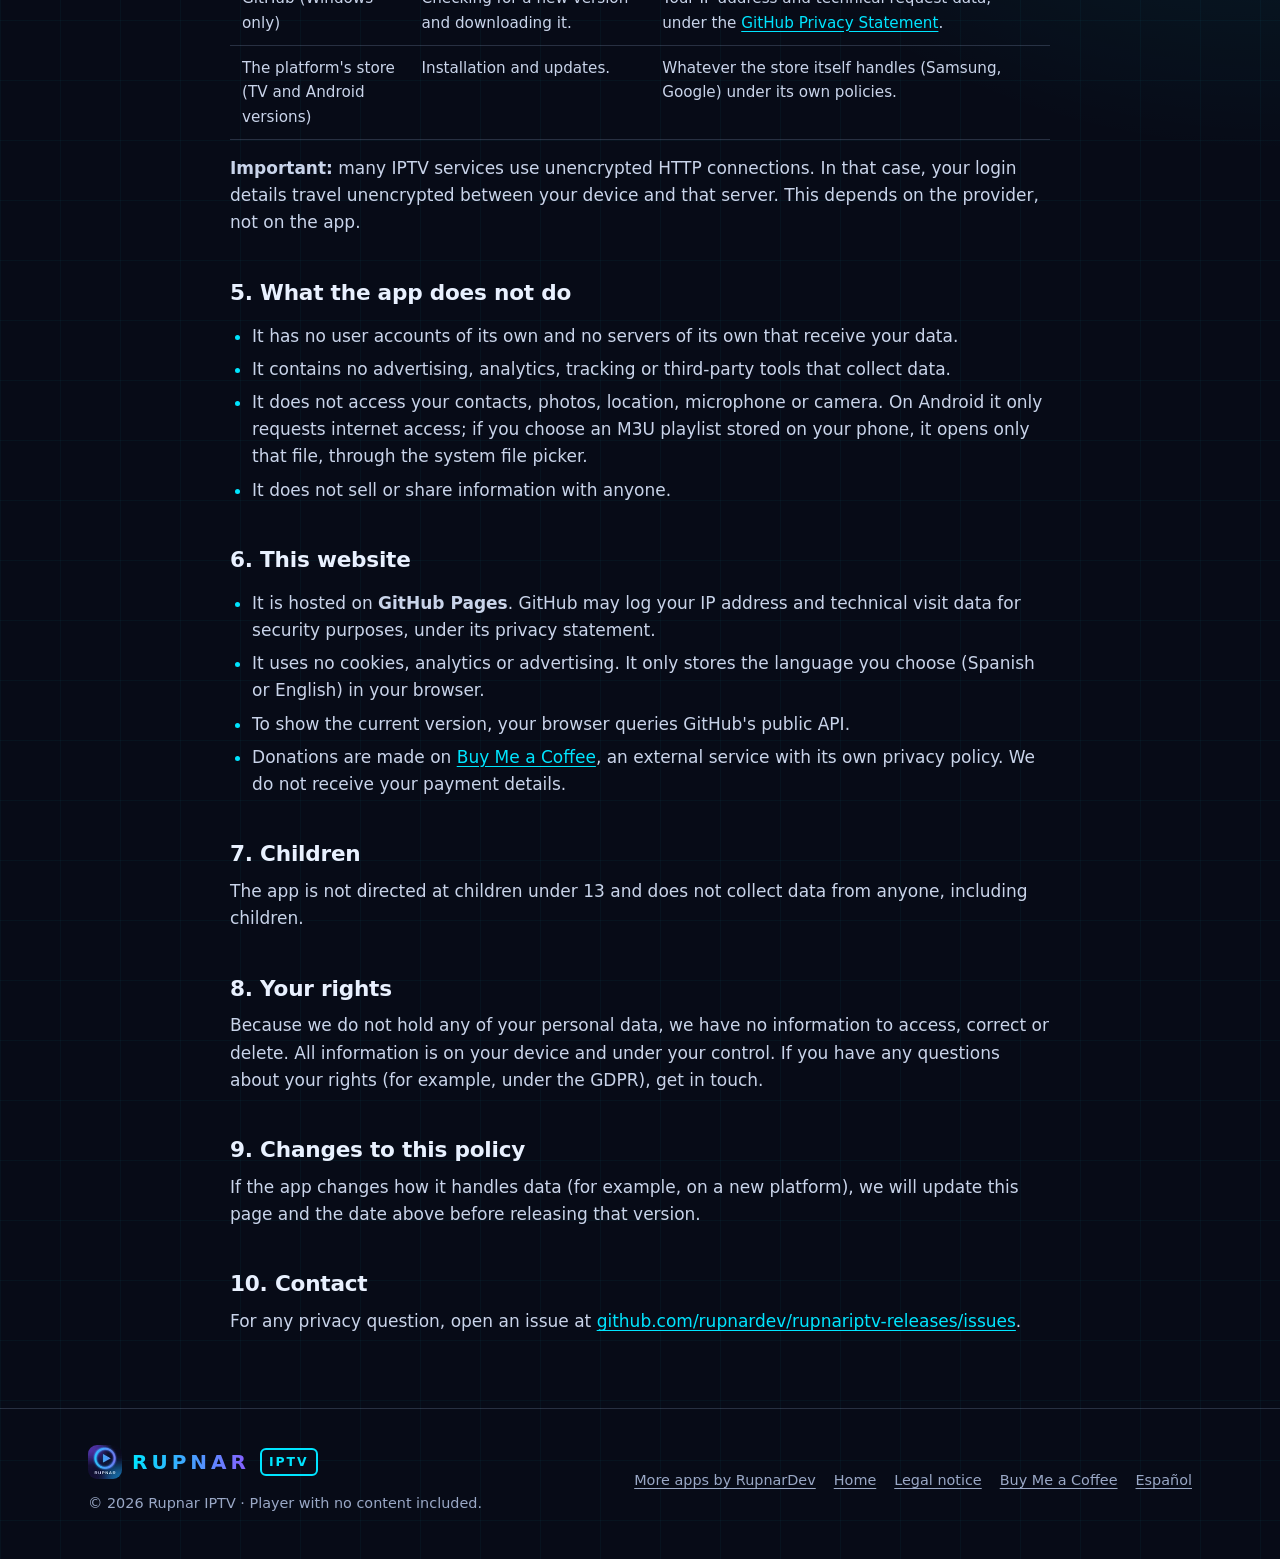
<file: rupnar-iptv/en/privacy.html>
<!doctype html>
<html lang="en">
<head>
  <meta charset="utf-8">
  <meta name="viewport" content="width=device-width, initial-scale=1">
  <title>Privacy policy — Rupnar IPTV</title>
  <meta name="description" content="Rupnar IPTV privacy policy: what data the app uses, where it is stored and what it connects to.">
  <meta name="theme-color" content="#070b17">
  <link rel="canonical" href="https://rupnardev.github.io/rupnar-iptv/en/privacy.html">
  <link rel="alternate" hreflang="es" href="https://rupnardev.github.io/rupnar-iptv/privacidad.html">
  <link rel="alternate" hreflang="en" href="https://rupnardev.github.io/rupnar-iptv/en/privacy.html">
  <link rel="icon" href="../favicon.ico" sizes="any">
  <link rel="icon" type="image/png" href="../../assets/img/icon-256.png">
  <link rel="apple-touch-icon" href="../../assets/img/apple-touch-icon.png">
  <link rel="stylesheet" href="../../assets/css/site.css">
</head>
<body>
<a class="skip" href="#main">Skip to content</a>

<header class="site-header">
  <div class="wrap">
    <a class="brand" href="./" aria-label="Rupnar IPTV, home">
      <img src="../../assets/img/icon-64.webp" alt="" width="34" height="34">
      <span class="rup">RUPNAR</span><span class="tag">IPTV</span>
    </a>
    <button class="menu-btn" aria-expanded="false" aria-controls="nav" aria-label="Menu">
      <svg viewBox="0 0 24 24" fill="none" stroke="currentColor" stroke-width="2" stroke-linecap="round"><path d="M4 7h16M4 12h16M4 17h16"/></svg>
    </button>
    <nav class="nav" id="nav" aria-label="Main">
      <a href="./">Home</a>
      <a href="./#download">Download</a>
      <a href="./#legal">Legal notice</a>
      <div class="lang" aria-label="Language">
        <a href="../privacidad.html" hreflang="es" lang="es" data-setlang="es">ES</a><span aria-current="true">EN</span>
      </div>
    </nav>
  </div>
</header>

<main id="main" class="wrap">
  <article class="doc">
    <h1>Privacy policy</h1>
    <p class="updated">Last updated: 16 October 2026</p>

    <div class="card summary">
      <p><strong>In short</strong></p>
      <ul>
        <li>Rupnar IPTV does not collect, sell or share personal data. It has no ads, no analytics and no user sign-up.</li>
        <li>Your login details and preferences are stored only on your device.</li>
        <li>The app only connects to the IPTV service you specify and, to update itself, to GitHub (Windows) or Google Play (Android and Android TV).</li>
      </ul>
    </div>

    <p>This policy applies to the Rupnar IPTV app on all its platforms (Windows, Android, Android TV and, once available, Samsung TV) and to this website, <a href="https://rupnardev.github.io/rupnar-iptv/en/">rupnardev.github.io</a>.</p>

    <h2>1. Who is responsible</h2>
    <p>Rupnar IPTV is an independent project developed by <strong>rupnardev</strong>. You can get in touch through the <a href="#contact">contact section</a>.</p>

    <h2>2. What the app is</h2>
    <p>Rupnar IPTV is only a player. It includes no content: to use it, you enter the login details of a third-party IPTV service (Xtream server or M3U playlist). We have no relationship with that service and no access to your account.</p>

    <h2>3. Data stored on your device</h2>
    <p>To work, the app stores the following information <strong>only on your device</strong>. It is never sent to us or to third parties:</p>
    <ul>
      <li><strong>Accounts</strong>: account name, server or playlist address, username and password. On Windows they are stored <strong>encrypted</strong> using the operating system's own data protection; on Android, encrypted with a key from the system secure store (Android Keystore), which never leaves the device and is not included in backups; on Samsung TV, in the app's private storage on the TV itself (only accessible to the app) and obfuscated, as that system does not offer apps an encrypted store; on other platforms, using the secure storage each system provides.</li>
      <li><strong>App usage</strong>: favourites, playback progress, "Continue watching" and hidden categories, kept separately for each account.</li>
      <li><strong>Preferences</strong>: language, volume, playback speed and preferred audio and subtitle language.</li>
    </ul>
    <p>You can delete an account at any time from within the app. Uninstalling the app or clearing its data from the system removes everything else.</p>

    <h2>4. What the app connects to</h2>
    <table>
      <thead><tr><th>Destination</th><th>Purpose</th><th>What it receives</th></tr></thead>
      <tbody>
        <tr><td>The IPTV service you specify</td><td>Loading channels, programme guide, movies, series and images, and playing them.</td><td>Your username and password for that service (this is how the protocol works), your IP address and what you play. That provider handles it under its own policy.</td></tr>
        <tr><td>GitHub (Windows only)</td><td>Checking for a new version and downloading it.</td><td>Your IP address and technical request data, under the <a href="https://docs.github.com/en/site-policy/privacy-policies/github-general-privacy-statement" rel="noopener">GitHub Privacy Statement</a>.</td></tr>
        <tr><td>The platform's store (TV and Android versions)</td><td>Installation and updates.</td><td>Whatever the store itself handles (Samsung, Google) under its own policies.</td></tr>
      </tbody>
    </table>
    <p><strong>Important:</strong> many IPTV services use unencrypted HTTP connections. In that case, your login details travel unencrypted between your device and that server. This depends on the provider, not on the app.</p>

    <h2>5. What the app does not do</h2>
    <ul>
      <li>It has no user accounts of its own and no servers of its own that receive your data.</li>
      <li>It contains no advertising, analytics, tracking or third-party tools that collect data.</li>
      <li>It does not access your contacts, photos, location, microphone or camera. On Android it only requests internet access; if you choose an M3U playlist stored on your phone, it opens only that file, through the system file picker.</li>
      <li>It does not sell or share information with anyone.</li>
    </ul>

    <h2>6. This website</h2>
    <ul>
      <li>It is hosted on <strong>GitHub Pages</strong>. GitHub may log your IP address and technical visit data for security purposes, under its privacy statement.</li>
      <li>It uses no cookies, analytics or advertising. It only stores the language you choose (Spanish or English) in your browser.</li>
      <li>To show the current version, your browser queries GitHub's public API.</li>
      <li>Donations are made on <a href="https://buymeacoffee.com/rupnardev" rel="noopener">Buy Me a Coffee</a>, an external service with its own privacy policy. We do not receive your payment details.</li>
    </ul>

    <h2>7. Children</h2>
    <p>The app is not directed at children under 13 and does not collect data from anyone, including children.</p>

    <h2>8. Your rights</h2>
    <p>Because we do not hold any of your personal data, we have no information to access, correct or delete. All information is on your device and under your control. If you have any questions about your rights (for example, under the GDPR), get in touch.</p>

    <h2>9. Changes to this policy</h2>
    <p>If the app changes how it handles data (for example, on a new platform), we will update this page and the date above before releasing that version.</p>

    <h2 id="contact">10. Contact</h2>
    <p>For any privacy question, open an issue at <a href="https://github.com/rupnardev/rupnariptv-releases/issues" rel="noopener">github.com/rupnardev/rupnariptv-releases/issues</a>.</p>
  </article>
</main>

<footer class="site-footer">
  <div class="wrap">
    <div>
      <a class="brand" href="./"><img src="../../assets/img/icon-64.webp" alt="" width="34" height="34"><span class="rup">RUPNAR</span><span class="tag">IPTV</span></a>
      <p>© 2026 Rupnar IPTV · Player with no content included.</p>
    </div>
    <nav class="footer-links" aria-label="Footer">
      <a href="../../en/">More apps by RupnarDev</a>
      <a href="./">Home</a>
      <a href="./#legal">Legal notice</a>
      <a href="https://buymeacoffee.com/rupnardev" rel="noopener">Buy Me a Coffee</a>
      <a href="../privacidad.html" hreflang="es" lang="es" data-setlang="es">Español</a>
    </nav>
  </div>
</footer>

<script src="../../assets/js/site.js" defer></script>
</body>
</html>
</file>
<file: assets/css/portfolio.css>
/* RupnarDev — portada con las apps. Identidad del kit de marca (brand/): base clara, tinta y verde commit solo como acento. Sin dependencias externas. */
@font-face { font-family: "IBM Plex Mono"; src: url("../fonts/IBMPlexMono-Regular.ttf") format("truetype"); font-weight: 400; font-display: swap; }
@font-face { font-family: "IBM Plex Mono"; src: url("../fonts/IBMPlexMono-Bold.ttf") format("truetype"); font-weight: 700; font-display: swap; }

:root {
  /* Paleta de marca */
  --rd-tinta: #0F1A2B;
  --rd-verde-commit: #0E9F6E;
  --rd-verde-commit-claro: #4ADE9F;
  --rd-blanco-roto: #F7F8FA;
  --rd-gris: #4A5568;
  --rd-gris-claro: #A9B4C4;
  --rd-mono: "IBM Plex Mono", ui-monospace, "Cascadia Mono", Consolas, monospace;
  --rd-sans: system-ui, -apple-system, "Segoe UI", Roboto, "Helvetica Neue", Arial, sans-serif;

  /* Tema claro (el logo en color) */
  --bg: var(--rd-blanco-roto);
  --surface: #ffffff;
  --border: #e2e5ea;
  --line: rgba(15, 26, 43, .045);
  --text: var(--rd-tinta);
  --text-2: var(--rd-gris);
  --node: var(--rd-verde-commit);
  --accent: #0a7a54;          /* verde commit oscurecido para texto legible sobre claro */
  --btn-bg: var(--rd-tinta);
  --btn-fg: #ffffff;
  --focus: var(--rd-verde-commit);
  --radius: 16px;
  color-scheme: light;
}
@media (prefers-color-scheme: dark) {
  :root {
    /* Tema oscuro (el logo inverso) sobre grafito neutro */
    --bg: #121417;
    --surface: #1a1d22;
    --border: #2b2f36;
    --line: rgba(255, 255, 255, .035);
    --text: #f2f3f5;
    --text-2: #b4b9c2;
    --node: var(--rd-verde-commit-claro);
    --accent: var(--rd-verde-commit-claro);
    --btn-bg: #f2f3f5;
    --btn-fg: #121417;
    --focus: var(--rd-verde-commit-claro);
    color-scheme: dark;
  }
}

* { box-sizing: border-box; }
html { -webkit-text-size-adjust: 100%; scroll-behavior: smooth; }
@media (prefers-reduced-motion: reduce) { html { scroll-behavior: auto; } }
body {
  margin: 0;
  background: var(--bg);
  color: var(--text);
  font: 17px/1.6 var(--rd-sans);
}
img { max-width: 100%; height: auto; display: block; }
a { color: var(--accent); text-underline-offset: 3px; }
a:focus-visible, button:focus-visible { outline: 3px solid var(--focus); outline-offset: 3px; border-radius: 6px; }
.wrap { width: min(1080px, 100% - 32px); margin-inline: auto; }
.skip { position: absolute; left: -999px; top: 8px; background: var(--surface); color: var(--text); padding: 8px 14px; border-radius: 8px; z-index: 10; }
.skip:focus { left: 8px; }

/* Logo según el tema: color sobre claro, inverso sobre oscuro */
.theme-dark { display: none; }
@media (prefers-color-scheme: dark) { .theme-light { display: none; } .theme-dark { display: block; } }

/* ---------- Cabecera ---------- */
.top { padding: 22px 0; }
.top .wrap { display: flex; align-items: center; justify-content: space-between; gap: 16px; }
.logo { display: inline-flex; }
.logo img { height: 42px; width: auto; }
.top nav { display: flex; align-items: center; gap: 6px 22px; font: 700 .88rem/1 var(--rd-mono); }
.top nav > a { color: var(--text); text-decoration: none; }
.top nav > a:hover { color: var(--accent); }
.lang { display: flex; gap: 2px; }
.lang a, .lang span { padding: 8px 10px; border-radius: 6px; text-decoration: none; }
.lang a { color: var(--text-2); }
.lang a:hover { color: var(--text); }
.lang span { border: 1.5px solid var(--text); color: var(--text); }

/* ---------- Presentación ---------- */
.intro { padding: 64px 0 80px; position: relative; isolation: isolate; }
.intro::before { /* cuadrícula de fondo que se desvanece hacia abajo */
  content: ""; position: absolute; inset: 0; z-index: -1; pointer-events: none;
  background:
    linear-gradient(var(--line) 1px, transparent 1px) 0 0 / 32px 32px,
    linear-gradient(90deg, var(--line) 1px, transparent 1px) 0 0 / 32px 32px;
  -webkit-mask-image: linear-gradient(#000 50%, transparent);
          mask-image: linear-gradient(#000 50%, transparent);
}
.intro .wrap { display: grid; grid-template-columns: 1fr auto; gap: 48px; align-items: center; }
.kicker { font: 400 .95rem/1.4 var(--rd-mono); color: var(--text-2); margin: 0 0 20px; }
.kicker b { color: var(--accent); font-weight: 400; }
.intro h1 {
  font: 700 clamp(2rem, 5.4vw, 3.5rem)/1.12 var(--rd-mono);
  letter-spacing: -.035em; margin: 0 0 22px; max-width: 18ch;
}
.node { /* punto final como el nodo del logo */
  display: inline-block; width: .3em; height: .3em; margin-left: .06em;
  border-radius: 50%; background: var(--node); vertical-align: baseline;
}
.lead { font-size: 1.15rem; color: var(--text-2); max-width: 56ch; margin: 0; }
.hero-actions { display: flex; flex-wrap: wrap; gap: 12px; margin-top: 32px; }
.stats { display: flex; flex-wrap: wrap; gap: 10px 28px; list-style: none; padding: 0; margin: 40px 0 0; font: 400 .9rem/1.4 var(--rd-mono); color: var(--text-2); }
.stats strong { color: var(--text); font-weight: 700; font-size: 1.25rem; margin-right: 6px; }
.mark img { width: 220px; height: auto; }

/* Botones */
.btn {
  display: inline-flex; align-items: center; justify-content: center; gap: 10px;
  min-height: 48px; padding: 0 22px; border-radius: 10px;
  font: 700 .95rem/1 var(--rd-mono); text-decoration: none;
  border: 1.5px solid transparent; transition: transform .15s ease, border-color .15s ease;
}
.btn svg { width: 20px; height: 20px; flex: none; }
.btn:hover { transform: translateY(-1px); }
@media (prefers-reduced-motion: reduce) { .btn { transition: none; } .btn:hover { transform: none; } }
.btn-ink { background: var(--btn-bg); color: var(--btn-fg); }
.btn-line { color: var(--text); border-color: var(--border); background: var(--surface); }
.btn-line:hover { border-color: var(--text-2); }
.btn-coffee { background: #ffdd00; color: #1b1b1b; }

/* ---------- Secciones ---------- */
.section { padding: 32px 0 40px; }
.label { font: 400 .9rem/1.4 var(--rd-mono); color: var(--text-2); margin: 0 0 8px; }
.label b { color: var(--accent); font-weight: 700; }
.section h2 { font: 700 clamp(1.5rem, 3.2vw, 2rem)/1.2 var(--rd-mono); letter-spacing: -.02em; margin: 0 0 28px; }

/* Apps */
.apps { display: grid; grid-template-columns: repeat(auto-fit, minmax(310px, 1fr)); gap: 24px; }
.app {
  background: var(--surface);
  border: 1px solid var(--border);
  border-radius: var(--radius);
  display: flex; flex-direction: column;
  overflow: hidden;
}
.app-head { padding: 28px; display: flex; align-items: center; gap: 18px; }
.app-head img { width: 72px; height: 72px; border-radius: 18px; flex: none; box-shadow: 0 6px 18px rgba(0, 0, 0, .16); }
.app h3 { margin: 0; font: 700 1.45rem/1.2 var(--rd-mono); letter-spacing: -.02em; }
.app .kind { margin: 4px 0 0; font-size: .95rem; }
.app-body { padding: 24px 28px 28px; display: flex; flex-direction: column; gap: 18px; flex: 1; }
.app-body > p { margin: 0; color: var(--text-2); }
.chips { display: flex; flex-wrap: wrap; gap: 8px; list-style: none; padding: 0; margin: 0; }
.chips li { font: 400 .8rem/1 var(--rd-mono); padding: 7px 10px; border-radius: 6px; border: 1px solid var(--border); color: var(--text-2); }
.actions { display: flex; flex-wrap: wrap; gap: 12px; margin-top: auto; padding-top: 4px; align-items: center; }
.soon { font: 700 .8rem/1.3 var(--rd-mono); color: #6b3a04; background: #fcefd9; padding: 8px 12px; border-radius: 6px; }

/* Cada app conserva sus propios colores solo dentro de su tarjeta */
.app-iptv .app-head { background: radial-gradient(120% 120% at 100% 0%, #10294a 0%, #070b17 65%); color: #e8ecf7; }
.app-iptv .kind { color: #7ff0ff; }
.app-iptv .btn-main { background: #00e5ff; color: #04121c; }

.app-botiquin .app-head { background: #e3f1ee; color: #17211e; }
.app-botiquin .kind { color: #0b4f44; }
.app-botiquin .btn-main { background: #0b6e5f; color: #fff; }
@media (prefers-color-scheme: dark) {
  .app-botiquin .app-head { background: #133a33; color: #eef6f3; }
  .app-botiquin .kind { color: #9fdccd; }
}

/* Principios */
.grid { display: grid; grid-template-columns: repeat(auto-fit, minmax(230px, 1fr)); gap: 16px; }
.idea { background: var(--surface); border: 1px solid var(--border); border-radius: 14px; padding: 22px; }
.idea .num { display: block; font: 700 .85rem/1 var(--rd-mono); color: var(--accent); margin-bottom: 14px; }
.idea h3 { margin: 0 0 6px; font: 700 1.02rem/1.35 var(--rd-mono); letter-spacing: -.01em; }
.idea p { margin: 0; color: var(--text-2); font-size: .97rem; }

/* Apoyar y contacto */
.panel {
  background: var(--surface); border: 1px solid var(--border); border-radius: var(--radius);
  padding: 36px; display: flex; flex-wrap: wrap; align-items: center; justify-content: space-between; gap: 24px 40px;
  position: relative; overflow: hidden;
}
.panel > div { flex: 1 1 380px; }
.panel h2 { margin: 0 0 10px; }
.panel p { margin: 0; color: var(--text-2); max-width: 60ch; }
.panel small { display: block; margin-top: 12px; color: var(--text-2); font-size: .85rem; }
.panel-cta { display: flex; flex-direction: column; align-items: flex-start; gap: 10px; }
.support { border-left: 4px solid var(--node); }
.contact { margin-top: 24px; }
.contact h2 { font-size: 1.3rem; }

/* Pie */
.foot { margin-top: 40px; border-top: 1px solid var(--border); padding: 32px 0 44px; color: var(--text-2); font-size: .92rem; }
.foot .wrap { display: flex; flex-wrap: wrap; gap: 20px 32px; justify-content: space-between; align-items: center; }
.foot-brand { display: flex; align-items: center; gap: 12px; }
.foot-brand img { width: 30px; height: auto; }
.foot-brand p { margin: 0; font-family: var(--rd-mono); font-size: .85rem; }
.foot nav { display: flex; flex-wrap: wrap; gap: 8px 20px; }

/* Página 404 */
.notfound { min-height: 100vh; display: grid; place-content: center; text-align: center; padding: 32px 16px; }
.notfound img { width: 96px; margin: 0 auto 28px; }
.notfound h1 { font: 700 4rem/1 var(--rd-mono); margin: 0 0 16px; letter-spacing: -.04em; }
.notfound p { color: var(--text-2); margin: 0; }
.notfound .hero-actions { justify-content: center; }

@media (max-width: 760px) {
  .intro .wrap { grid-template-columns: 1fr; }
  .mark { display: none; }
  .top nav > a { display: none; }
}
@media (max-width: 520px) {
  .top { padding: 18px 0; }
  .logo img { height: 34px; }
  .intro { padding: 36px 0 56px; }
  .app-head, .app-body { padding-inline: 22px; }
  .panel { padding: 26px 22px; }
  .actions .btn, .hero-actions .btn, .panel .btn { flex: 1 1 100%; width: 100%; }
  .panel-cta { width: 100%; }
}
</file>
<file: mi-botiquin/assets/css/botiquin.css>
/* Mi botiquín — web. Misma paleta y tipografía que la app. */
@font-face {
  font-family: "Atkinson Hyperlegible";
  src: url("../fonts/atkinson_regular.ttf") format("truetype");
  font-weight: 400; font-style: normal; font-display: swap;
}
@font-face {
  font-family: "Atkinson Hyperlegible";
  src: url("../fonts/atkinson_bold.ttf") format("truetype");
  font-weight: 700; font-style: normal; font-display: swap;
}

:root {
  --bg: #F5F7F6;
  --card: #FFFFFF;
  --border: #DDE3E0;
  --text: #17211E;
  --text-2: #4B5753;
  --primary: #0B6E5F;
  --on-primary: #FFFFFF;
  --primary-soft: #E3F1EE;
  --on-primary-soft: #0B4F44;
  --warn-bg: #FCEFD9;
  --warn-text: #6B3A04;
  --error-bg: #FBE7E5;
  --error-text: #A1251B;
  --neutral-bg: #EEF1EF;
  --neutral-text: #3E4A46;
  --frame: #17211E;
  color-scheme: light;
}
@media (prefers-color-scheme: dark) {
  :root {
    --bg: #0F1513;
    --card: #18201D;
    --border: #2C3632;
    --text: #E8EEEB;
    --text-2: #AEBAB5;
    --primary: #0B6E5F;
    --on-primary: #FFFFFF;
    --primary-soft: #16302B;
    --on-primary-soft: #A9E0D4;
    --warn-bg: #3A2A10;
    --warn-text: #F6CF8E;
    --error-bg: #46201C;
    --error-text: #F4B4AC;
    --neutral-bg: #222B28;
    --neutral-text: #C5D0CB;
    --frame: #000000;
    color-scheme: dark;
  }
}

* { box-sizing: border-box; }
html { -webkit-text-size-adjust: 100%; scroll-behavior: smooth; }
@media (prefers-reduced-motion: reduce) { html { scroll-behavior: auto; } }
body {
  margin: 0;
  background: var(--bg);
  color: var(--text);
  font-family: "Atkinson Hyperlegible", system-ui, -apple-system, "Segoe UI", Roboto, sans-serif;
  font-size: 1.125rem;
  line-height: 1.6;
}
img { max-width: 100%; height: auto; display: block; }
a { color: var(--primary); text-underline-offset: 3px; }
@media (prefers-color-scheme: dark) { a { color: var(--on-primary-soft); } }
:focus-visible { outline: 3px solid var(--primary); outline-offset: 3px; border-radius: 10px; }
h1, h2, h3 { line-height: 1.2; letter-spacing: -.01em; }
.wrap { width: min(1080px, 100% - 32px); margin-inline: auto; }
.narrow { width: min(760px, 100% - 32px); margin-inline: auto; }
.skip { position: absolute; left: -999px; top: 8px; background: var(--card); padding: 8px 14px; border-radius: 12px; z-index: 20; }
.skip:focus { left: 8px; }
section { padding: 56px 0; }

/* Cabecera */
.site-header { position: sticky; top: 0; z-index: 10; background: color-mix(in srgb, var(--bg) 92%, transparent); backdrop-filter: blur(8px); border-bottom: 1px solid var(--border); }
.site-header .wrap { display: flex; align-items: center; justify-content: space-between; gap: 12px; min-height: 68px; }
.brand { display: inline-flex; align-items: center; gap: 10px; text-decoration: none; color: var(--text); font-weight: 700; font-size: 1.25rem; }
.brand img { width: 40px; height: 40px; border-radius: 10px; }
.nav { display: flex; flex-wrap: wrap; gap: 4px; }
.nav a { color: var(--text); text-decoration: none; font-weight: 700; padding: 10px 14px; border-radius: 999px; min-height: 48px; display: inline-flex; align-items: center; }
.nav a:hover { background: var(--primary-soft); }
@media (max-width: 760px) { .nav { display: none; } }

/* Presentación */
.hero { padding: 48px 0 24px; }
.hero .wrap { display: grid; grid-template-columns: 1.1fr .9fr; gap: 40px; align-items: center; }
.hero h1 { font-size: clamp(2.2rem, 5vw, 3.4rem); margin: 0 0 18px; }
.lead { font-size: 1.25rem; color: var(--text-2); margin: 0 0 26px; max-width: 34em; }
.cta { display: flex; flex-wrap: wrap; gap: 12px; align-items: center; }
.btn { display: inline-flex; align-items: center; justify-content: center; gap: 10px; min-height: 56px; padding: 0 26px; border-radius: 999px; font-weight: 700; font-size: 1.1rem; text-decoration: none; border: 2px solid transparent; }
.btn svg { width: 24px; height: 24px; flex: none; }
.btn-primary { background: var(--primary); color: var(--on-primary) !important; }
.btn-outline { border-color: var(--border); background: var(--card); color: var(--text) !important; }
.soon { display: inline-flex; align-items: center; gap: 8px; min-height: 56px; padding: 0 22px; border-radius: 999px; background: var(--warn-bg); color: var(--warn-text); font-weight: 700; }
.soon svg { width: 22px; height: 22px; }
.gp-badge { display: inline-flex; border-radius: 12px; }
.gp-badge img { height: 58px; width: auto; display: block; }
.meta { margin: 18px 0 0; color: var(--text-2); font-size: 1rem; }
.hero-phones { display: flex; justify-content: center; align-items: flex-start; position: relative; }
.hero-phones .phone { width: 46%; max-width: 250px; }
.hero-phones .phone:last-child { margin-left: -6%; margin-top: 64px; }

/* Marco de teléfono */
.phone { background: var(--frame); border-radius: 34px; padding: 9px; box-shadow: 0 18px 40px rgba(16, 40, 34, .18); }
.phone img { border-radius: 26px; width: 100%; aspect-ratio: 1080 / 2220; object-fit: cover; }
.phone button { all: unset; display: block; cursor: zoom-in; border-radius: 26px; }
.phone button:focus-visible { outline: 3px solid var(--primary); outline-offset: 4px; }

/* Encabezados de sección */
.section-head { max-width: 720px; margin-bottom: 32px; }
.section-head h2 { font-size: clamp(1.7rem, 3.6vw, 2.3rem); margin: 0 0 10px; }
.section-head p { margin: 0; color: var(--text-2); }

/* Funciones */
.features { display: grid; grid-template-columns: repeat(3, 1fr); gap: 16px; }
@media (max-width: 900px) { .features { grid-template-columns: repeat(2, 1fr); } }
@media (max-width: 600px) { .features { grid-template-columns: 1fr; } }
.card { background: var(--card); border: 1px solid var(--border); border-radius: 24px; padding: 24px; }
.feature .ico { width: 52px; height: 52px; border-radius: 16px; background: var(--primary-soft); color: var(--on-primary-soft); display: grid; place-items: center; margin-bottom: 14px; }
.feature .ico svg { width: 28px; height: 28px; }
.feature h3 { margin: 0 0 6px; font-size: 1.25rem; }
.feature p { margin: 0; color: var(--text-2); }

/* Recorrido */
.tour { display: grid; gap: 56px; }
.step { display: grid; grid-template-columns: 1fr 1.2fr; gap: 40px; align-items: center; }
.step:nth-child(even) .shots { order: 2; }
.step .shots { display: flex; gap: 16px; justify-content: center; align-items: flex-start; }
.step .shots .phone { width: 50%; max-width: 250px; }
.step h3 { font-size: 1.6rem; margin: 0 0 12px; }
.step ul { margin: 0; padding: 0; list-style: none; display: grid; gap: 10px; }
.step li { display: grid; grid-template-columns: 28px 1fr; gap: 8px; }
.step li::before { content: ""; width: 22px; height: 22px; margin-top: 4px; border-radius: 50%; background: var(--primary) url("data:image/svg+xml,%3Csvg xmlns='http://www.w3.org/2000/svg' viewBox='0 0 24 24' fill='none' stroke='white' stroke-width='3' stroke-linecap='round' stroke-linejoin='round'%3E%3Cpath d='M5 12l5 5 9-10'/%3E%3C/svg%3E") center / 14px no-repeat; }
.label { display: inline-block; font-size: .95rem; font-weight: 700; text-transform: uppercase; letter-spacing: .06em; color: var(--primary); margin-bottom: 8px; }
@media (prefers-color-scheme: dark) { .label { color: var(--on-primary-soft); } }

/* Etiquetas de estado como en la app */
.step ul.states { display: flex; flex-wrap: wrap; gap: 8px; margin: 16px 0 0; padding: 0; list-style: none; }
.states li { display: inline-block !important; padding: 4px 14px; border-radius: 999px; font-weight: 700; font-size: 1rem; }
.states li::before { display: none !important; }
.st-error { background: var(--error-bg); color: var(--error-text); }
.st-warn { background: var(--warn-bg); color: var(--warn-text); }
.st-neutral { background: var(--neutral-bg); color: var(--neutral-text); }

/* Galería */
.gallery { display: grid; grid-template-columns: repeat(auto-fill, minmax(170px, 1fr)); gap: 20px; }
.gallery figure { margin: 0; }
.gallery figcaption { text-align: center; color: var(--text-2); font-size: 1rem; margin-top: 10px; }
.gallery .phone { border-radius: 26px; padding: 6px; }
.gallery .phone img, .gallery .phone button { border-radius: 20px; }

/* Avisos */
.notice { border-radius: 24px; padding: 28px; }
.notice h2 { margin: 0 0 12px; font-size: 1.6rem; }
.notice p { margin: 0 0 12px; }
.notice p:last-child { margin-bottom: 0; }
.notice-warn { background: var(--warn-bg); color: var(--warn-text); }
.notice-soft { background: var(--primary-soft); color: var(--on-primary-soft); }
.notice-soft a, .notice-warn a { color: inherit; font-weight: 700; }
.two { display: grid; grid-template-columns: 1fr 1fr; gap: 20px; }

/* Preguntas */
.faq { display: grid; gap: 12px; }
.faq details { background: var(--card); border: 1px solid var(--border); border-radius: 20px; }
.faq summary { cursor: pointer; padding: 18px 22px; font-weight: 700; font-size: 1.15rem; list-style: none; display: flex; justify-content: space-between; gap: 12px; min-height: 56px; align-items: center; }
.faq summary::-webkit-details-marker { display: none; }
.faq summary::after { content: "+"; font-size: 1.6rem; line-height: 1; color: var(--primary); }
.faq details[open] summary::after { content: "−"; }
.faq details p { margin: 0; padding: 0 22px 20px; color: var(--text-2); }

/* Documentos legales */
.doc { padding: 40px 0 64px; }
.doc h1 { font-size: clamp(2rem, 4.5vw, 2.8rem); margin: 0 0 8px; }
.doc .updated { color: var(--text-2); margin: 0 0 28px; }
.doc .card { margin-bottom: 16px; }
.doc h2 { font-size: 1.3rem; margin: 0 0 8px; }
.doc .card p { margin: 0 0 10px; }
.doc .card p:last-child { margin-bottom: 0; }
.back { display: inline-flex; align-items: center; gap: 6px; min-height: 48px; font-weight: 700; text-decoration: none; margin-bottom: 16px; }

/* Pie */
.site-footer { border-top: 1px solid var(--border); padding: 32px 0 44px; color: var(--text-2); font-size: 1rem; }
.site-footer .wrap { display: flex; flex-wrap: wrap; justify-content: space-between; gap: 18px 32px; }
.site-footer p { margin: 0 0 6px; }
.site-footer nav { display: flex; flex-wrap: wrap; gap: 6px 22px; align-content: flex-start; }
.site-footer nav a { min-height: 40px; display: inline-flex; align-items: center; }

/* Visor de capturas */
.lightbox { position: fixed; inset: 0; z-index: 50; background: rgba(8, 14, 12, .92); display: none; flex-direction: column; align-items: center; justify-content: center; padding: 20px; gap: 12px; }
.lightbox.open { display: flex; }
.lightbox img { max-height: calc(100vh - 140px); width: auto; border-radius: 20px; }
.lightbox p { color: #fff; margin: 0; text-align: center; }
.lb-btn { position: absolute; background: #fff; color: #17211E; border: 0; width: 52px; height: 52px; border-radius: 50%; font-size: 1.8rem; line-height: 1; cursor: pointer; font-family: inherit; }
.lb-close { top: 16px; right: 16px; }
.lb-prev { left: 16px; top: 50%; }
.lb-next { right: 16px; top: 50%; }
.no-scroll { overflow: hidden; }

@media (max-width: 860px) {
  section { padding: 44px 0; }
  .hero .wrap, .step, .two { grid-template-columns: 1fr; }
  .step:nth-child(even) .shots { order: 0; }
  .hero-phones { max-width: 420px; margin: 0 auto; }
}
@media (max-width: 520px) {
  .cta .btn, .cta .soon { width: 100%; }
  .lb-prev, .lb-next { top: auto; bottom: 16px; }
}
</file>
<file: assets/css/site.css>
/* Rupnar IPTV — web oficial. Colores y logo iguales que en la app. */
:root {
  --cyan: #00e5ff;
  --violet: #8a5cff;
  --text: #e9f1ff;
  --muted: #9aa8c6;
  --bg: #070b17;
  --panel: rgba(20, 28, 52, .72);
  --panel-solid: #141c34;
  --line: rgba(127, 143, 176, .28);
  --line-cyan: rgba(0, 229, 255, .35);
  --radius: 18px;
  --wrap: 1160px;
  color-scheme: dark;
}

* { box-sizing: border-box; }
html { scroll-behavior: smooth; scroll-padding-top: 76px; -webkit-text-size-adjust: 100%; background: var(--bg); }
@media (prefers-reduced-motion: reduce) { html { scroll-behavior: auto; } * { transition: none !important; } }

body {
  margin: 0;
  color: var(--text);
  font-family: "Segoe UI", Roboto, system-ui, -apple-system, "Helvetica Neue", Arial, sans-serif;
  font-size: 17px;
  line-height: 1.6;
  background:
    radial-gradient(900px 600px at 8% 0%, rgba(138, 92, 255, .26), transparent 70%),
    radial-gradient(900px 700px at 100% 40%, rgba(0, 229, 255, .12), transparent 70%),
    linear-gradient(rgba(0, 229, 255, .035) 1px, transparent 1px) 0 0 / 60px 60px,
    linear-gradient(90deg, rgba(0, 229, 255, .035) 1px, transparent 1px) 0 0 / 60px 60px,
    var(--bg);
  overflow-x: hidden;
}

img { max-width: 100%; height: auto; display: block; }
a { color: var(--cyan); text-underline-offset: 3px; }
a:hover { color: #7ff2ff; }
h1, h2, h3 { line-height: 1.2; margin: 0 0 .5em; }
h2 { font-size: clamp(1.7rem, 4vw, 2.4rem); font-weight: 800; letter-spacing: -.01em; }
h3 { font-size: 1.15rem; font-weight: 700; }
p { margin: 0 0 1em; }
:focus-visible { outline: 3px solid var(--cyan); outline-offset: 3px; border-radius: 6px; }

.wrap { width: 100%; max-width: var(--wrap); margin: 0 auto; padding: 0 16px; }
@media (min-width: 700px) { .wrap { padding: 0 28px; } }

.skip { position: absolute; left: -999px; top: 8px; z-index: 100; background: var(--cyan); color: #04202a; padding: 8px 14px; border-radius: 8px; font-weight: 700; }
.skip:focus { left: 8px; }

/* ---------- Logo (igual que en la app) ---------- */
.brand { display: inline-flex; align-items: center; gap: 10px; text-decoration: none; font-weight: 800; letter-spacing: .2em; font-size: 1.25rem; white-space: nowrap; }
.brand img { width: 34px; height: 34px; border-radius: 9px; }
.brand .rup { background: linear-gradient(90deg, var(--cyan), var(--violet)); -webkit-background-clip: text; background-clip: text; color: transparent; }
.brand .tag { font-size: .62em; letter-spacing: .16em; color: var(--cyan); padding: 2px 7px; border: 2px solid var(--cyan); border-radius: 6px; }

/* ---------- Cabecera ---------- */
.site-header { position: sticky; top: 0; z-index: 50; background: rgba(7, 11, 23, .82); backdrop-filter: blur(12px); -webkit-backdrop-filter: blur(12px); border-bottom: 1px solid var(--line); }
.site-header .wrap { display: flex; align-items: center; gap: 16px; height: 64px; }
.nav { margin-left: auto; display: flex; align-items: center; gap: 4px; }
.nav a { color: var(--muted); text-decoration: none; padding: 8px 12px; border-radius: 10px; font-size: .95rem; }
.nav a:hover { color: var(--text); background: rgba(60, 80, 150, .3); }
.lang { display: inline-flex; padding: 3px; border: 1px solid var(--line); border-radius: 10px; margin-left: 8px; }
.lang a, .lang span { padding: 3px 10px; border-radius: 7px; font-size: .85rem; font-weight: 700; text-decoration: none; color: var(--muted); }
.lang span { background: rgba(0, 229, 255, .18); color: var(--cyan); }
.lang a:hover { color: var(--text); }
.menu-btn { display: none; margin-left: auto; background: none; border: 1px solid var(--line); color: var(--text); border-radius: 10px; width: 42px; height: 40px; cursor: pointer; }
.menu-btn svg { width: 22px; height: 22px; margin: auto; display: block; }

@media (max-width: 1000px) {
  .menu-btn { display: block; }
  .nav { display: none; position: absolute; top: 64px; left: 0; right: 0; flex-direction: column; align-items: stretch; gap: 0; padding: 8px 16px 16px; background: rgba(7, 11, 23, .97); border-bottom: 1px solid var(--line); }
  .nav.open { display: flex; }
  .nav a { padding: 12px; font-size: 1rem; }
  .lang { align-self: flex-start; margin: 8px 0 0; }
}

/* ---------- Botones ---------- */
.btn { display: inline-flex; align-items: center; justify-content: center; gap: 10px; padding: 14px 24px; border-radius: 14px; font-weight: 700; font-size: 1.02rem; text-decoration: none; border: 2px solid transparent; cursor: pointer; transition: transform .15s, box-shadow .15s, background .15s; }
.btn svg { width: 22px; height: 22px; flex: none; }
.btn-primary { color: #fff; background: linear-gradient(90deg, #0a8fa8, #5b3fd1); box-shadow: 0 8px 30px rgba(0, 229, 255, .18); }
.btn-primary:hover { color: #fff; transform: translateY(-2px); box-shadow: 0 10px 40px rgba(0, 229, 255, .32); }
.btn-ghost { color: var(--text); background: var(--panel); border-color: var(--line); }
.btn-ghost:hover { color: var(--text); border-color: var(--line-cyan); }
.btn-coffee { color: #1b1b1b; background: #ffdd00; }
.btn-coffee:hover { color: #1b1b1b; transform: translateY(-2px); box-shadow: 0 10px 30px rgba(255, 221, 0, .25); }
.btn-lg { padding: 18px 30px; font-size: 1.12rem; }
.btn-lg small { display: block; font-weight: 400; font-size: .8rem; opacity: .85; }

/* ---------- Hero ---------- */
.hero { padding: 56px 0 40px; text-align: center; }
.hero-icon { width: 96px; height: 96px; margin: 0 auto 22px; border-radius: 24px; box-shadow: 0 0 60px rgba(138, 92, 255, .45); }
.hero h1 { font-size: clamp(2rem, 6vw, 3.4rem); font-weight: 800; letter-spacing: -.02em; max-width: 820px; margin: 0 auto 16px; }
.hero h1 .grad { background: linear-gradient(90deg, var(--cyan), var(--violet)); -webkit-background-clip: text; background-clip: text; color: transparent; }
.hero .lead { font-size: clamp(1.05rem, 2.4vw, 1.25rem); color: var(--muted); max-width: 680px; margin: 0 auto 28px; }
.hero-cta { display: flex; flex-wrap: wrap; justify-content: center; align-items: center; gap: 12px; }
.gp-badge { display: inline-block; border-radius: 12px; transition: transform .15s; }
.gp-badge:hover { transform: translateY(-2px); }
.gp-badge img { height: 58px; width: auto; }
.download-main .gp-badge img { height: 64px; }
.hero-meta { margin-top: 14px; font-size: .88rem; color: var(--muted); }
.hero-shot { margin: 44px auto 0; max-width: 1040px; }

.frame { border-radius: 14px; overflow: hidden; border: 1px solid var(--line-cyan); box-shadow: 0 0 0 1px rgba(0, 0, 0, .4), 0 30px 80px rgba(0, 0, 0, .55), 0 0 90px rgba(138, 92, 255, .18); background: #000; }
.frame img { width: 100%; aspect-ratio: 16 / 9; object-fit: cover; }

/* ---------- Secciones ---------- */
section { padding: 64px 0; }
.section-head { text-align: center; max-width: 720px; margin: 0 auto 40px; }
.section-head p { color: var(--muted); font-size: 1.08rem; }
.eyebrow { display: inline-block; font-size: .8rem; font-weight: 700; letter-spacing: .14em; text-transform: uppercase; color: var(--cyan); margin-bottom: 10px; }

.card { background: var(--panel); border: 1px solid var(--line); border-radius: var(--radius); padding: 24px; }

/* Funciones */
.features { display: grid; gap: 16px; grid-template-columns: repeat(auto-fill, minmax(260px, 1fr)); }
.feature .ico { width: 46px; height: 46px; border-radius: 12px; display: grid; place-items: center; margin-bottom: 14px; background: linear-gradient(135deg, rgba(0, 229, 255, .18), rgba(138, 92, 255, .22)); border: 1px solid var(--line-cyan); }
.feature .ico svg { width: 24px; height: 24px; stroke: var(--cyan); fill: none; stroke-width: 2; stroke-linecap: round; stroke-linejoin: round; }
.feature p { color: var(--muted); margin: 0; font-size: .97rem; }

/* Recorrido con capturas */
.tour { display: grid; gap: 56px; }
.tour-item { display: grid; gap: 24px; align-items: center; }
@media (min-width: 900px) {
  .tour-item { grid-template-columns: 1.5fr 1fr; gap: 44px; }
  .tour-item:nth-child(even) .frame { order: 2; }
}
.tour-item h3 { font-size: 1.45rem; }
.tour-item p { color: var(--muted); }
.tour-item ul { margin: 0; padding-left: 1.2em; color: var(--muted); }
.tour-item li { margin-bottom: 4px; }
.tour-item li::marker { color: var(--cyan); }
.frame button { all: unset; display: block; cursor: zoom-in; width: 100%; }

/* Galería */
.gallery { display: flex; flex-wrap: wrap; justify-content: center; gap: 14px; }
.gallery figure { flex: 0 1 calc((100% - 42px) / 4); min-width: 0; }
@media (max-width: 900px) { .gallery figure { flex-basis: calc((100% - 14px) / 2); } }
.gallery figure { margin: 0; }
.gallery button { all: unset; display: block; cursor: zoom-in; width: 100%; border-radius: 12px; overflow: hidden; border: 1px solid var(--line); transition: border-color .15s, transform .15s; }
.gallery button:hover { border-color: var(--cyan); transform: translateY(-2px); }
.gallery button:focus-visible { outline: 3px solid var(--cyan); outline-offset: 2px; }
.gallery img { aspect-ratio: 16 / 9; object-fit: cover; width: 100%; background: #101830; }
.gallery figcaption { font-size: .88rem; color: var(--muted); padding: 8px 2px 0; }
.credit { margin-top: 20px; font-size: .82rem; color: var(--muted); text-align: center; }

/* Descarga */
.download { display: grid; gap: 20px; }
@media (min-width: 760px) { .download { grid-template-columns: 1fr 1fr; } .download .notice { grid-column: 1 / -1; } }
.download-main { text-align: center; display: flex; flex-direction: column; align-items: center; justify-content: center; padding: 36px 24px; background: linear-gradient(160deg, rgba(30, 42, 78, .85), rgba(14, 20, 40, .9)); border-color: var(--line-cyan); }
.download-main .win { width: 56px; height: 56px; margin-bottom: 12px; }
.download-main h3 { font-size: 1.5rem; }
.download-main .req { color: var(--muted); font-size: .9rem; margin: 14px 0 0; }
.download-main .alt { font-size: .9rem; margin-top: 8px; color: var(--muted); }
.download-main .alt a { color: var(--cyan); }
.notice { border-left: 4px solid #ffb547; }
.notice h3 { display: flex; align-items: center; gap: 10px; }
.notice h3 svg { width: 24px; height: 24px; stroke: #ffb547; fill: none; stroke-width: 2; flex: none; }
.notice p, .notice li { color: var(--muted); }
.steps { counter-reset: s; list-style: none; padding: 0; margin: 0 0 1em; }
.steps li { counter-increment: s; position: relative; padding-left: 40px; margin-bottom: 12px; }
.steps li::before { content: counter(s); position: absolute; left: 0; top: 0; width: 28px; height: 28px; border-radius: 50%; background: rgba(0, 229, 255, .16); color: var(--cyan); font-weight: 700; font-size: .9rem; display: grid; place-items: center; }
.steps strong, .notice strong { color: var(--text); }
.kbd { display: inline-block; padding: 1px 8px; border-radius: 6px; border: 1px solid var(--line); background: rgba(7, 11, 23, .7); color: var(--text); font-size: .9em; white-space: nowrap; }

/* Plataformas */
.platforms { display: grid; gap: 16px; grid-template-columns: repeat(auto-fit, minmax(220px, 1fr)); }
.platform { text-align: center; position: relative; }
.platform svg { width: 48px; height: 48px; stroke: var(--text); fill: none; stroke-width: 1.6; stroke-linecap: round; stroke-linejoin: round; margin: 6px auto 12px; display: block; }
.platform p { color: var(--muted); font-size: .95rem; margin: 0; }
.badge { display: inline-block; font-size: .74rem; font-weight: 700; letter-spacing: .08em; text-transform: uppercase; padding: 3px 10px; border-radius: 999px; margin-bottom: 8px; }
.badge-soon { color: var(--violet); background: rgba(138, 92, 255, .16); border: 1px solid rgba(138, 92, 255, .4); }
.badge-ok { color: var(--cyan); background: rgba(0, 229, 255, .14); border: 1px solid var(--line-cyan); }
.platform.available { border-color: var(--line-cyan); }

/* Donaciones */
.support { text-align: center; max-width: 760px; margin: 0 auto; padding: 40px 24px; background: linear-gradient(160deg, rgba(40, 32, 90, .6), rgba(14, 20, 40, .9)); }
.support p { color: var(--muted); }
.support .btn { margin-top: 8px; }
.support small { display: block; margin-top: 14px; color: var(--muted); font-size: .85rem; }

/* Aviso legal */
.legal { max-width: 820px; margin: 0 auto; border-left: 4px solid var(--cyan); }
.legal p { color: var(--muted); }
.legal p:last-child { margin-bottom: 0; }

/* FAQ */
.faq { max-width: 820px; margin: 0 auto; display: grid; gap: 10px; }
.faq details { background: var(--panel); border: 1px solid var(--line); border-radius: 14px; padding: 0 20px; }
.faq details[open] { border-color: var(--line-cyan); }
.faq summary { cursor: pointer; padding: 16px 0; font-weight: 700; list-style: none; display: flex; justify-content: space-between; gap: 16px; }
.faq summary::-webkit-details-marker { display: none; }
.faq summary::after { content: "+"; color: var(--cyan); font-size: 1.4rem; line-height: 1; }
.faq details[open] summary::after { content: "−"; }
.faq details p { color: var(--muted); margin-bottom: 16px; }

/* Pie */
.site-footer { border-top: 1px solid var(--line); padding: 36px 0 44px; margin-top: 32px; color: var(--muted); font-size: .9rem; }
.site-footer .wrap { display: grid; gap: 18px; }
@media (min-width: 760px) { .site-footer .wrap { grid-template-columns: 1fr auto; align-items: center; } }
.footer-links { display: flex; flex-wrap: wrap; gap: 6px 18px; }
.footer-links a { color: var(--muted); }
.footer-links a:hover { color: var(--cyan); }
.site-footer p { margin: 6px 0 0; }
.site-footer .tm { font-size: .78rem; opacity: .8; }

/* ---------- Visor de capturas ---------- */
.lightbox { position: fixed; inset: 0; z-index: 200; display: none; align-items: center; justify-content: center; flex-direction: column; gap: 12px; padding: 56px 12px 20px; background: rgba(4, 8, 18, .94); }
.lightbox.open { display: flex; }
.lightbox img { max-width: min(1600px, 100%); max-height: calc(100vh - 140px); width: auto; border-radius: 10px; border: 1px solid var(--line-cyan); }
.lightbox p { color: var(--text); margin: 0; text-align: center; padding: 0 56px; }
.lb-btn { position: absolute; background: rgba(20, 28, 52, .9); color: var(--text); border: 1px solid var(--line); border-radius: 50%; width: 46px; height: 46px; font-size: 1.5rem; line-height: 1; cursor: pointer; display: grid; place-items: center; }
.lb-btn[hidden] { display: none; }
.lb-btn:hover { border-color: var(--cyan); color: var(--cyan); }
.lb-close { top: 10px; right: 12px; }
.lb-prev { left: 12px; top: 50%; transform: translateY(-50%); }
.lb-next { right: 12px; top: 50%; transform: translateY(-50%); }
@media (max-width: 600px) { .lb-prev, .lb-next { top: auto; bottom: 14px; transform: none; } .lightbox { padding-bottom: 76px; } .lightbox p { padding: 0 8px; } }
body.no-scroll { overflow: hidden; }

/* ---------- Páginas de texto (privacidad) ---------- */
.doc { max-width: 820px; margin: 0 auto; padding: 48px 0 24px; }
.doc h1 { font-size: clamp(1.9rem, 5vw, 2.6rem); font-weight: 800; }
.doc h2 { font-size: 1.35rem; margin-top: 2em; }
.doc p, .doc li { color: #c9d4ea; }
.doc ul { padding-left: 1.3em; }
.doc li { margin-bottom: 6px; }
.doc li::marker { color: var(--cyan); }
.doc .updated { color: var(--muted); font-size: .92rem; }
.doc .summary { margin: 24px 0; border-left: 4px solid var(--cyan); }
.doc .summary ul { margin: 0; }
.doc table { width: 100%; border-collapse: collapse; margin: 0 0 1em; font-size: .95rem; display: block; overflow-x: auto; }
.doc th, .doc td { text-align: left; padding: 10px 12px; border-bottom: 1px solid var(--line); vertical-align: top; color: #c9d4ea; }
.doc th { color: var(--text); white-space: nowrap; }

/* Móvil: tarjetas de funciones más compactas (icono junto al título) */
@media (max-width: 600px) {
  section { padding: 48px 0; }
  .card { padding: 18px; }
  .feature { display: grid; grid-template-columns: 40px 1fr; column-gap: 14px; }
  .feature .ico { width: 40px; height: 40px; margin: 0; grid-row: span 2; }
  .feature h3 { margin: 0 0 4px; align-self: center; }
}
</file>
